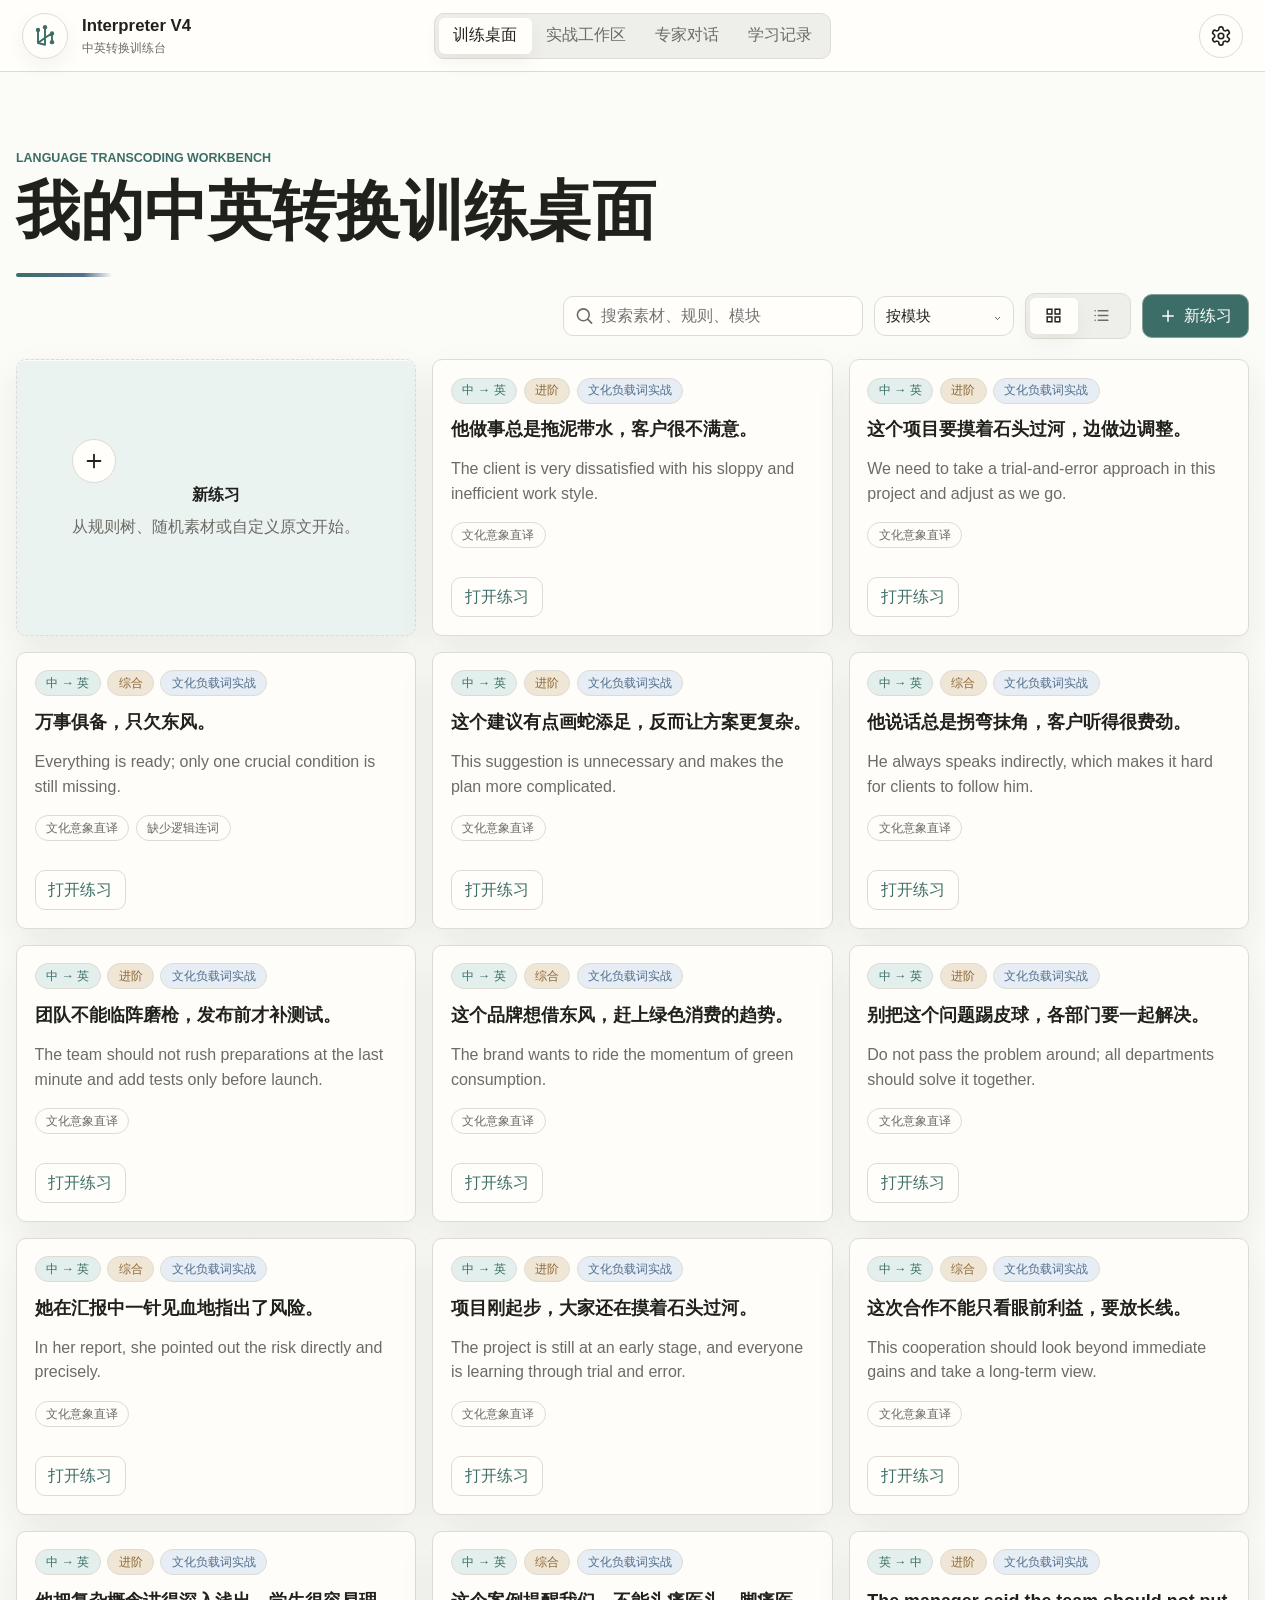
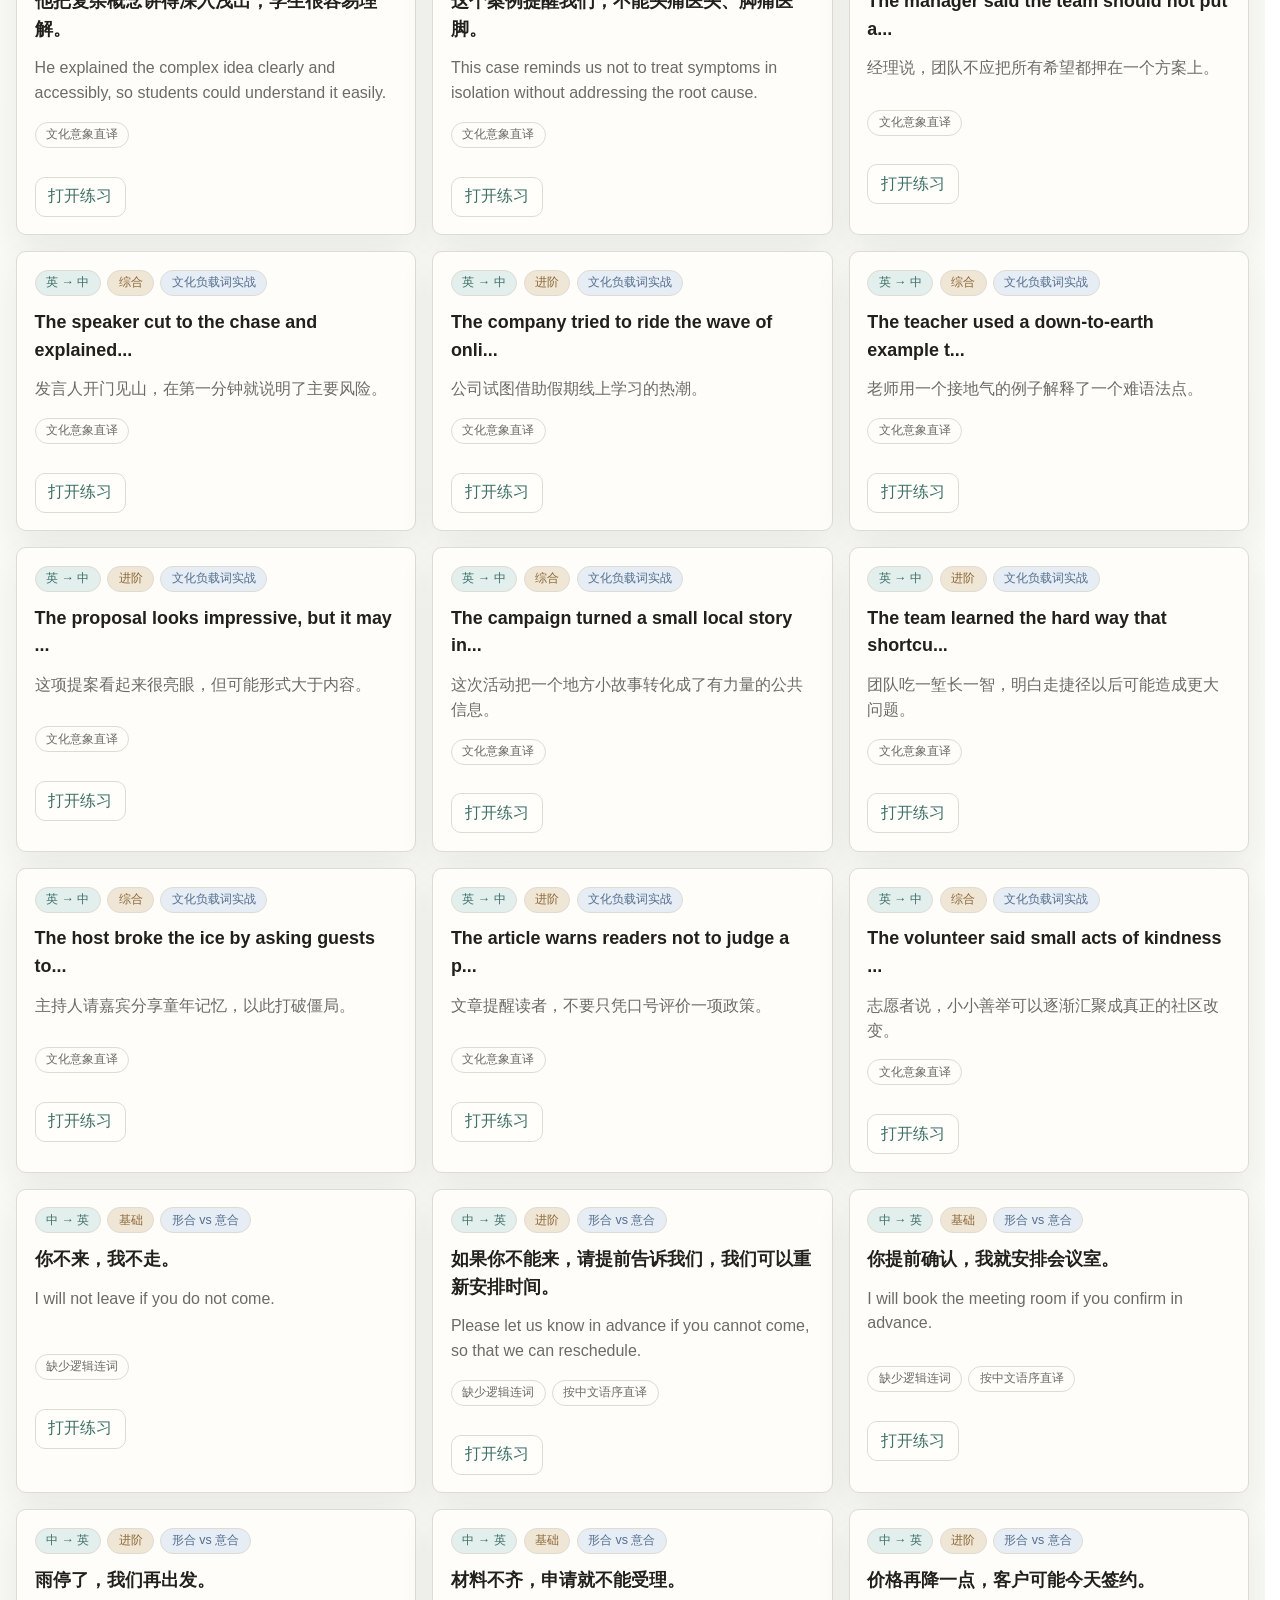
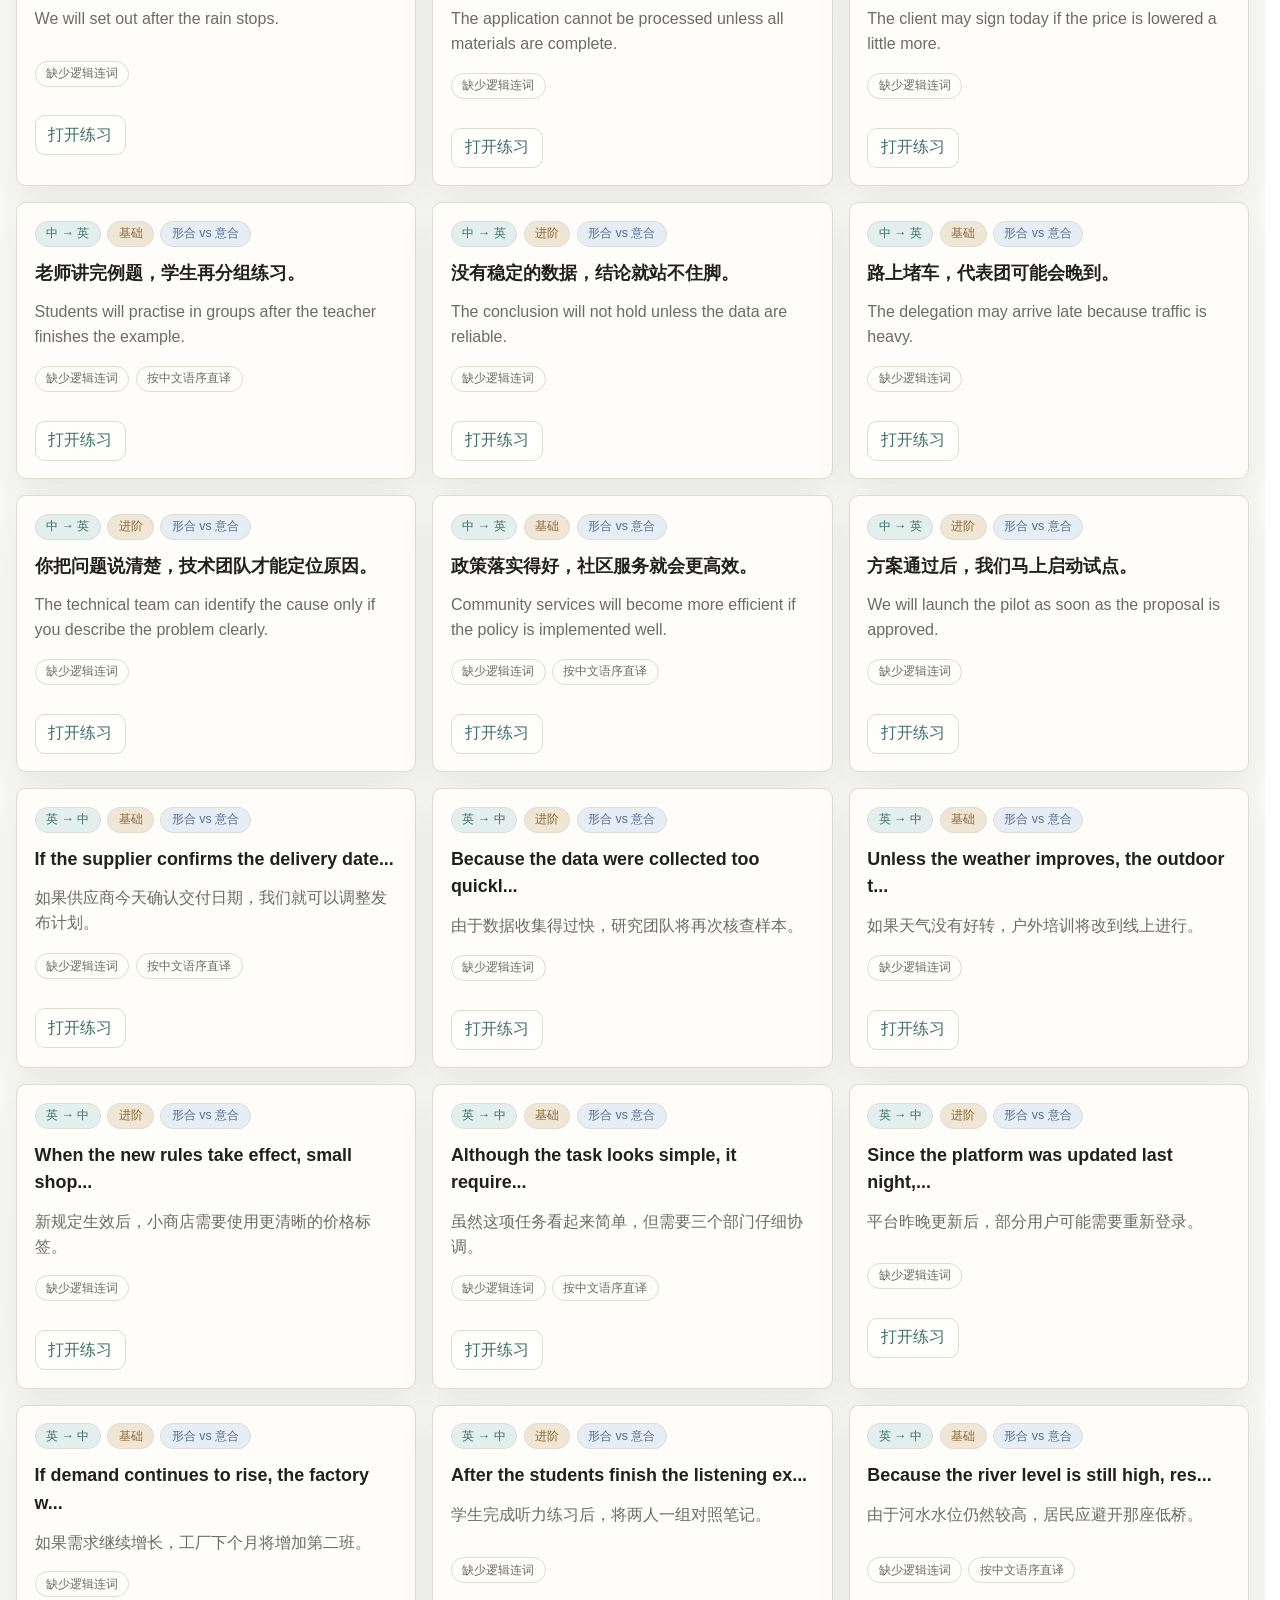
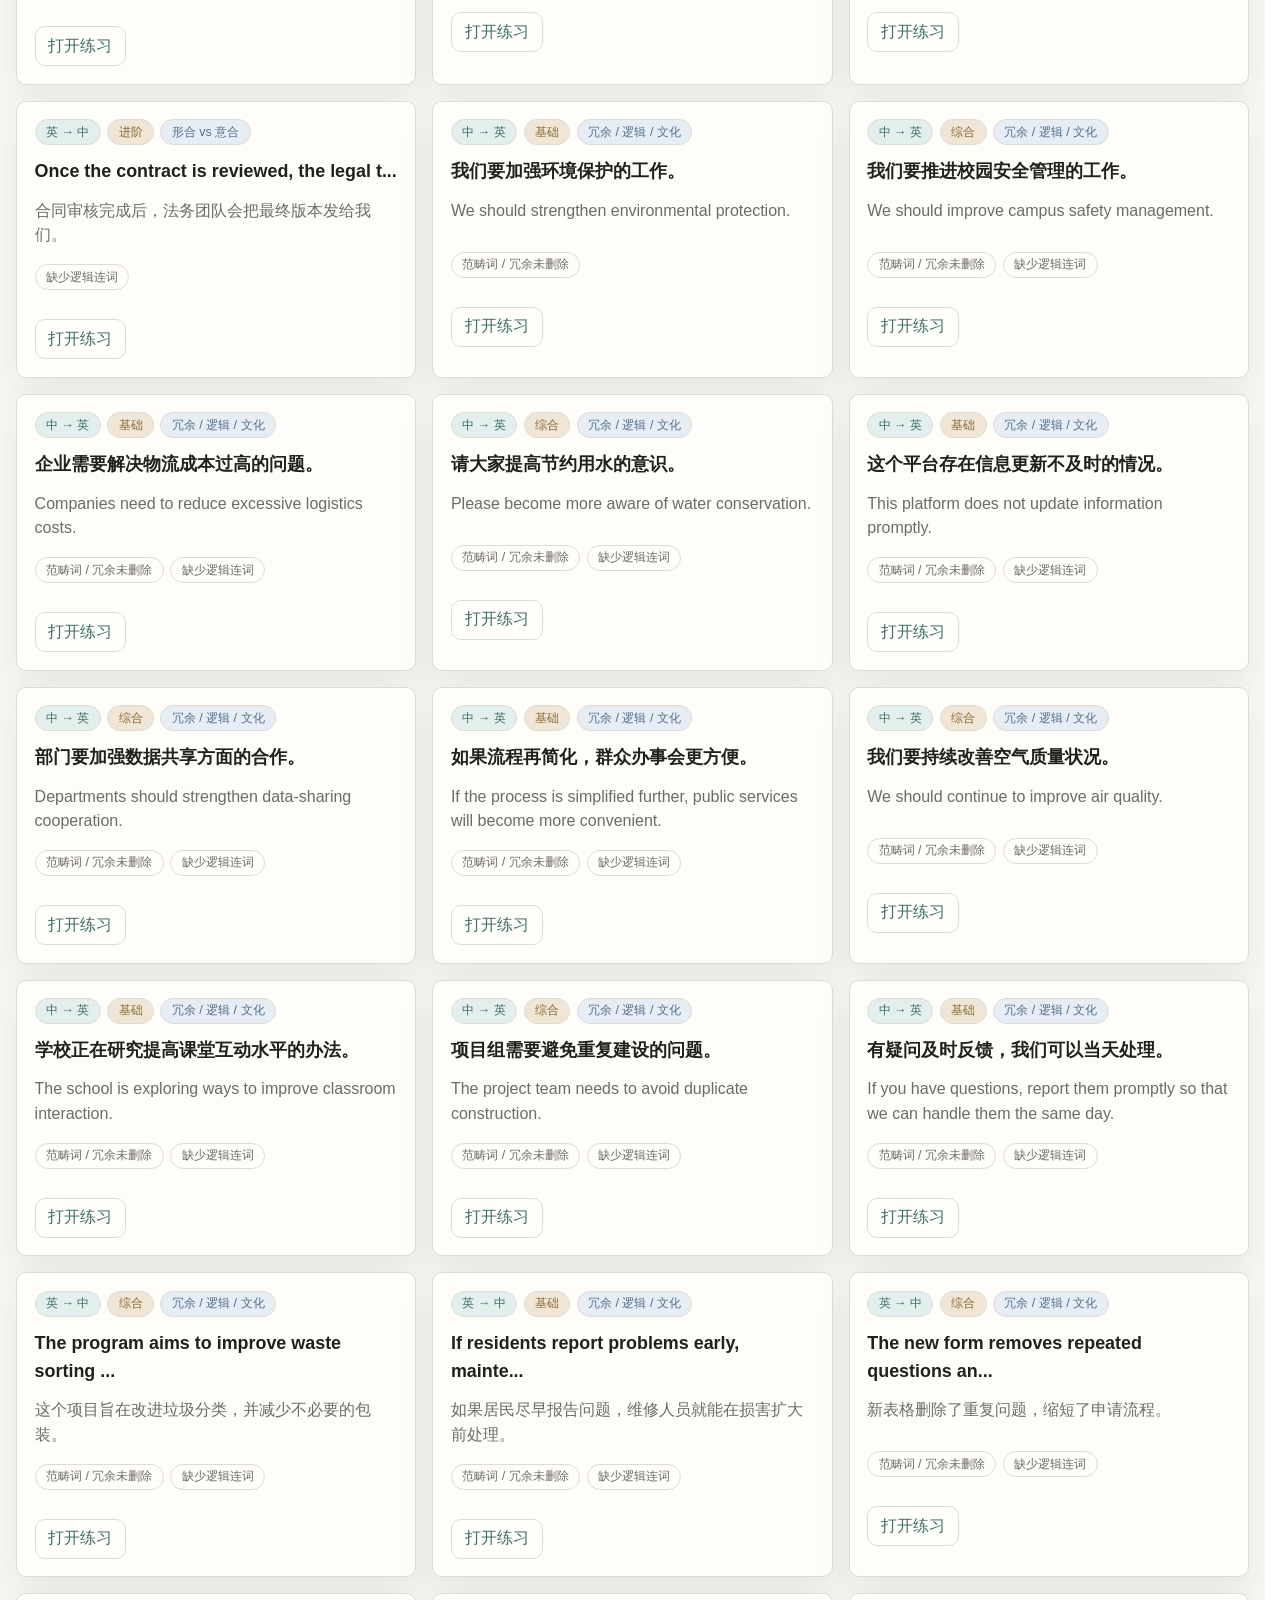
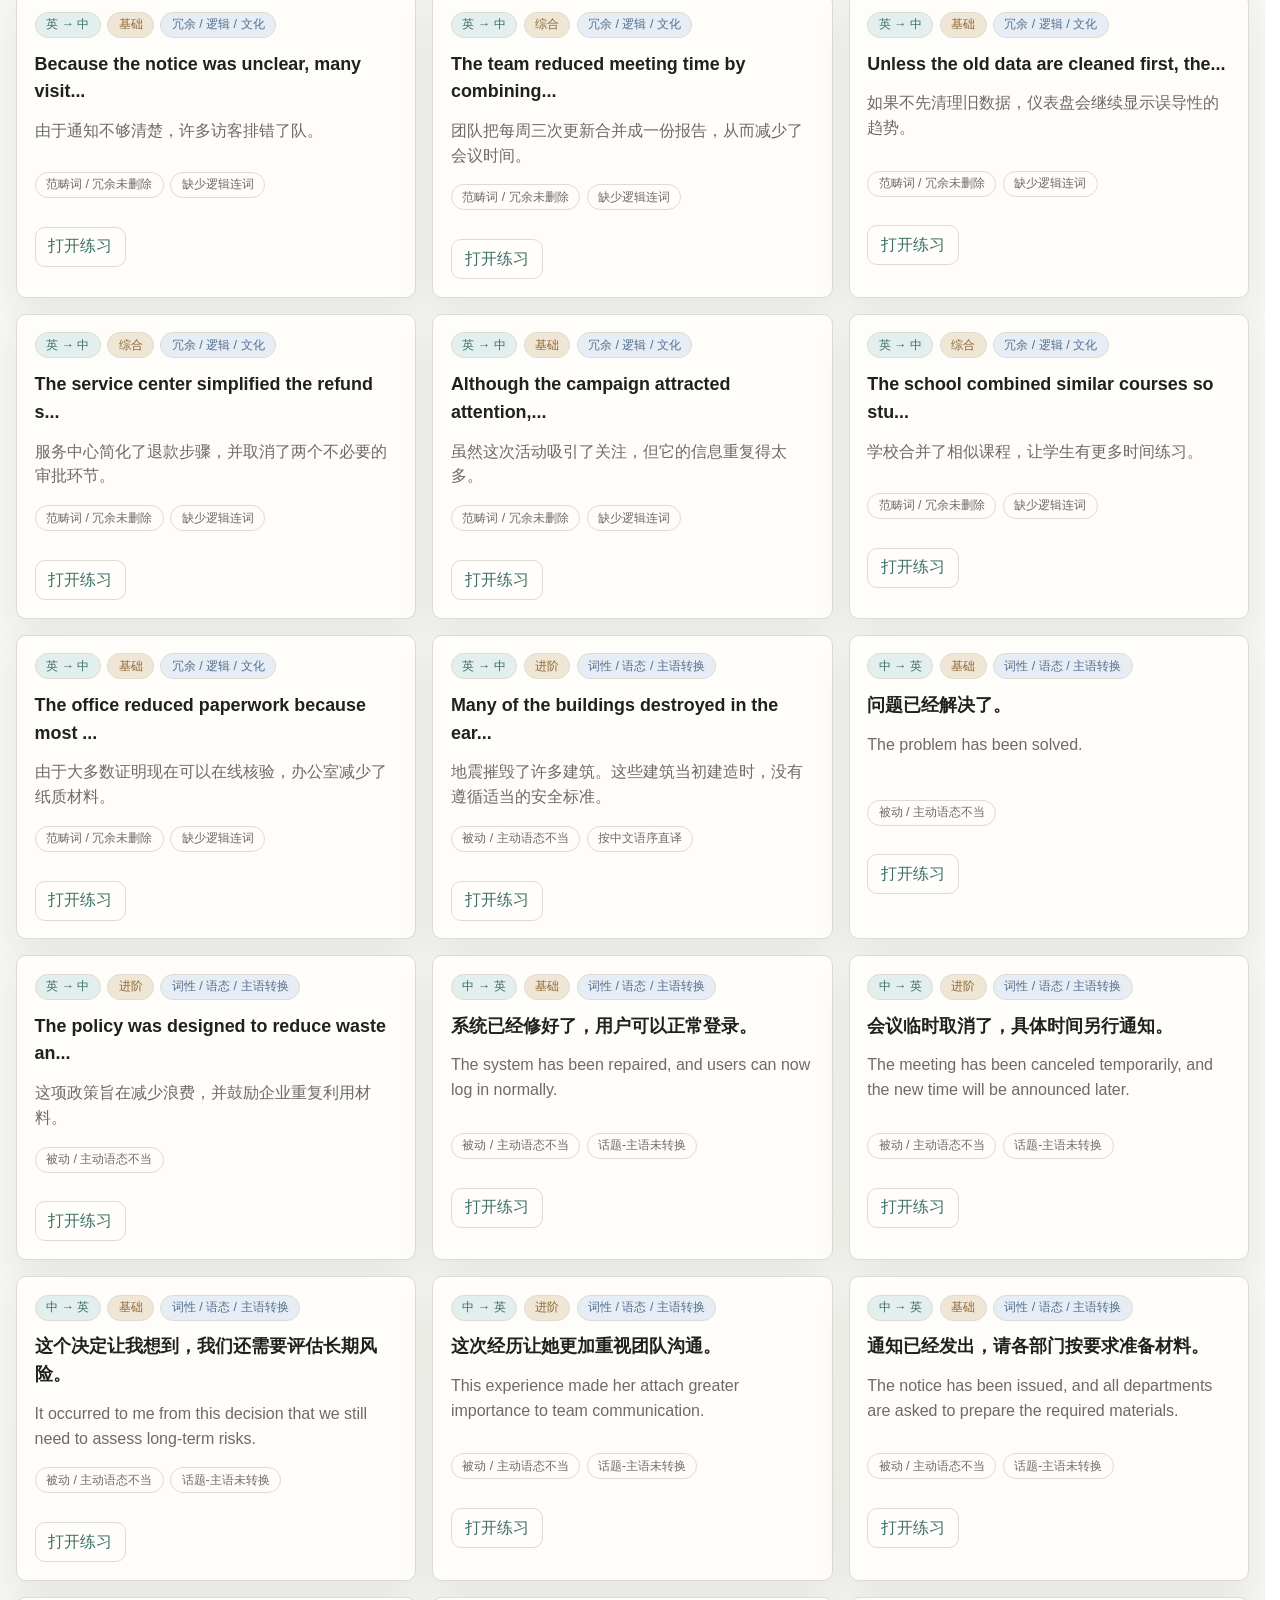
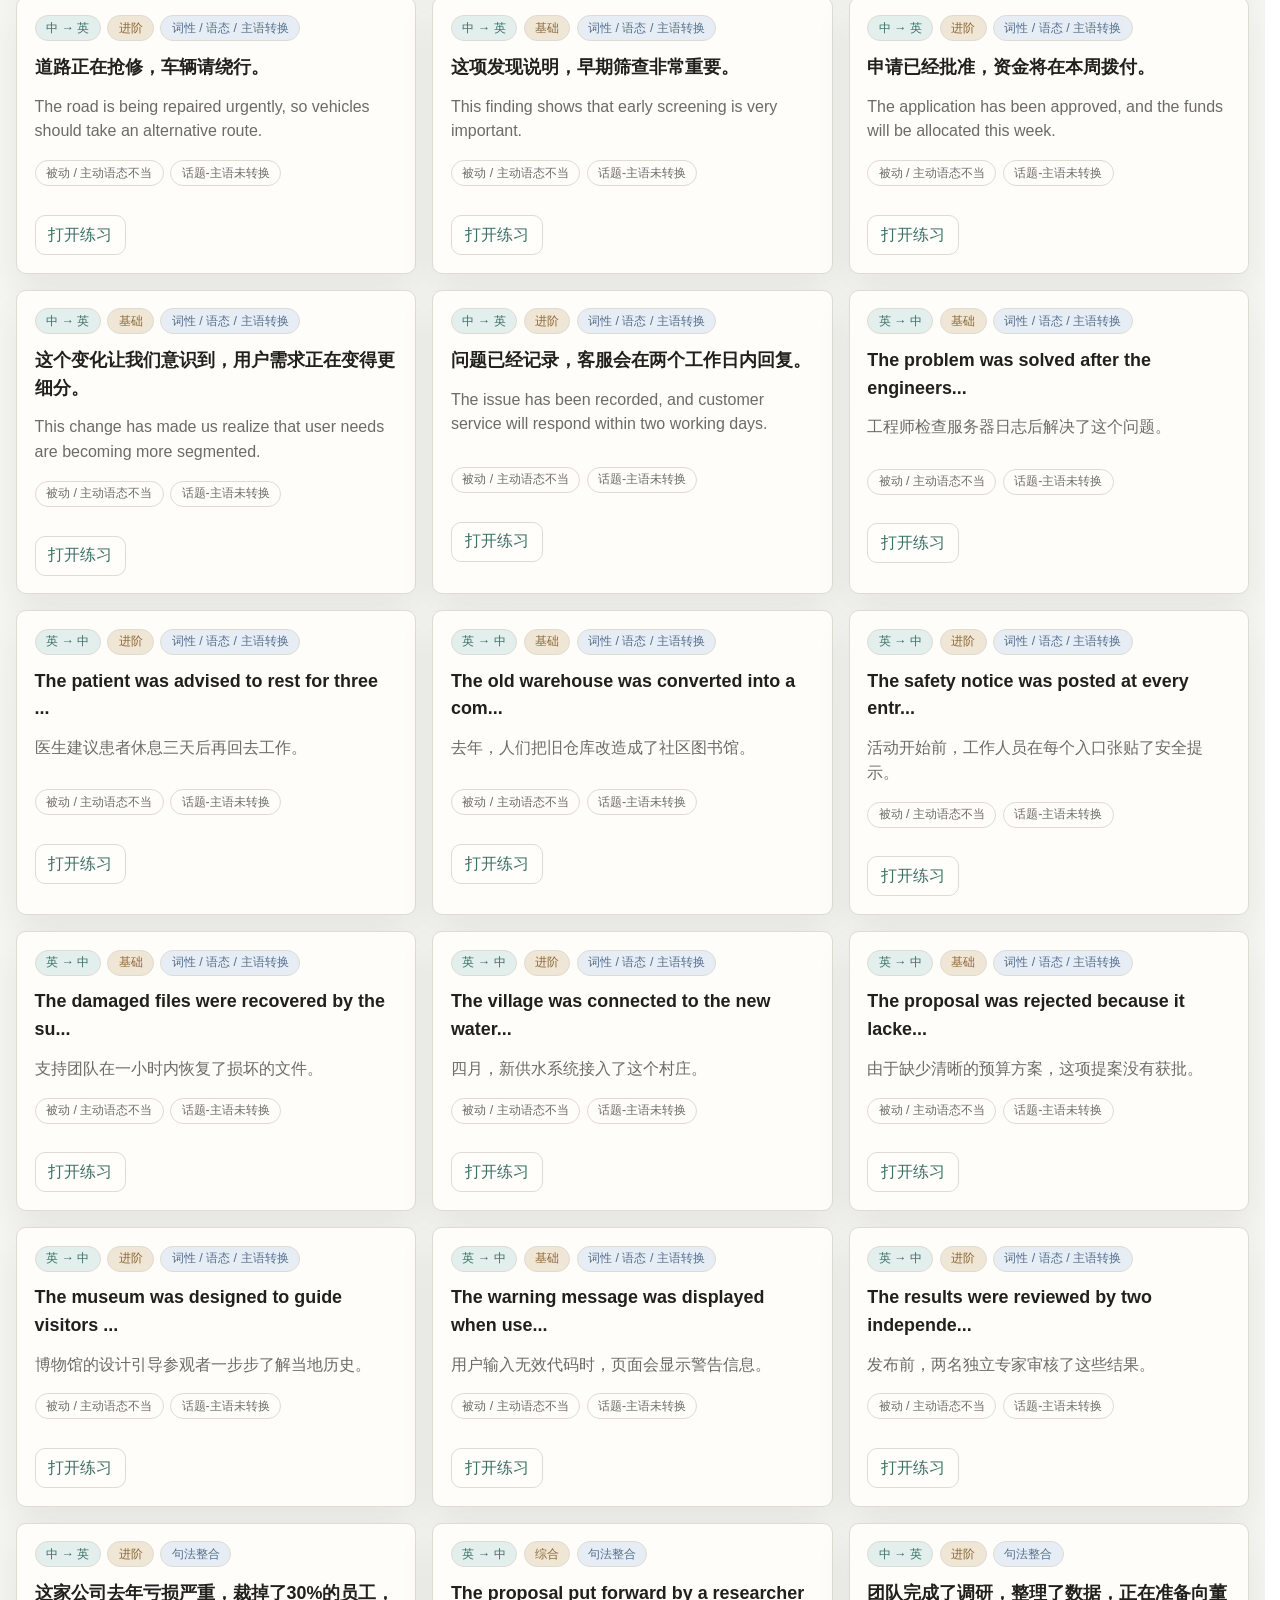
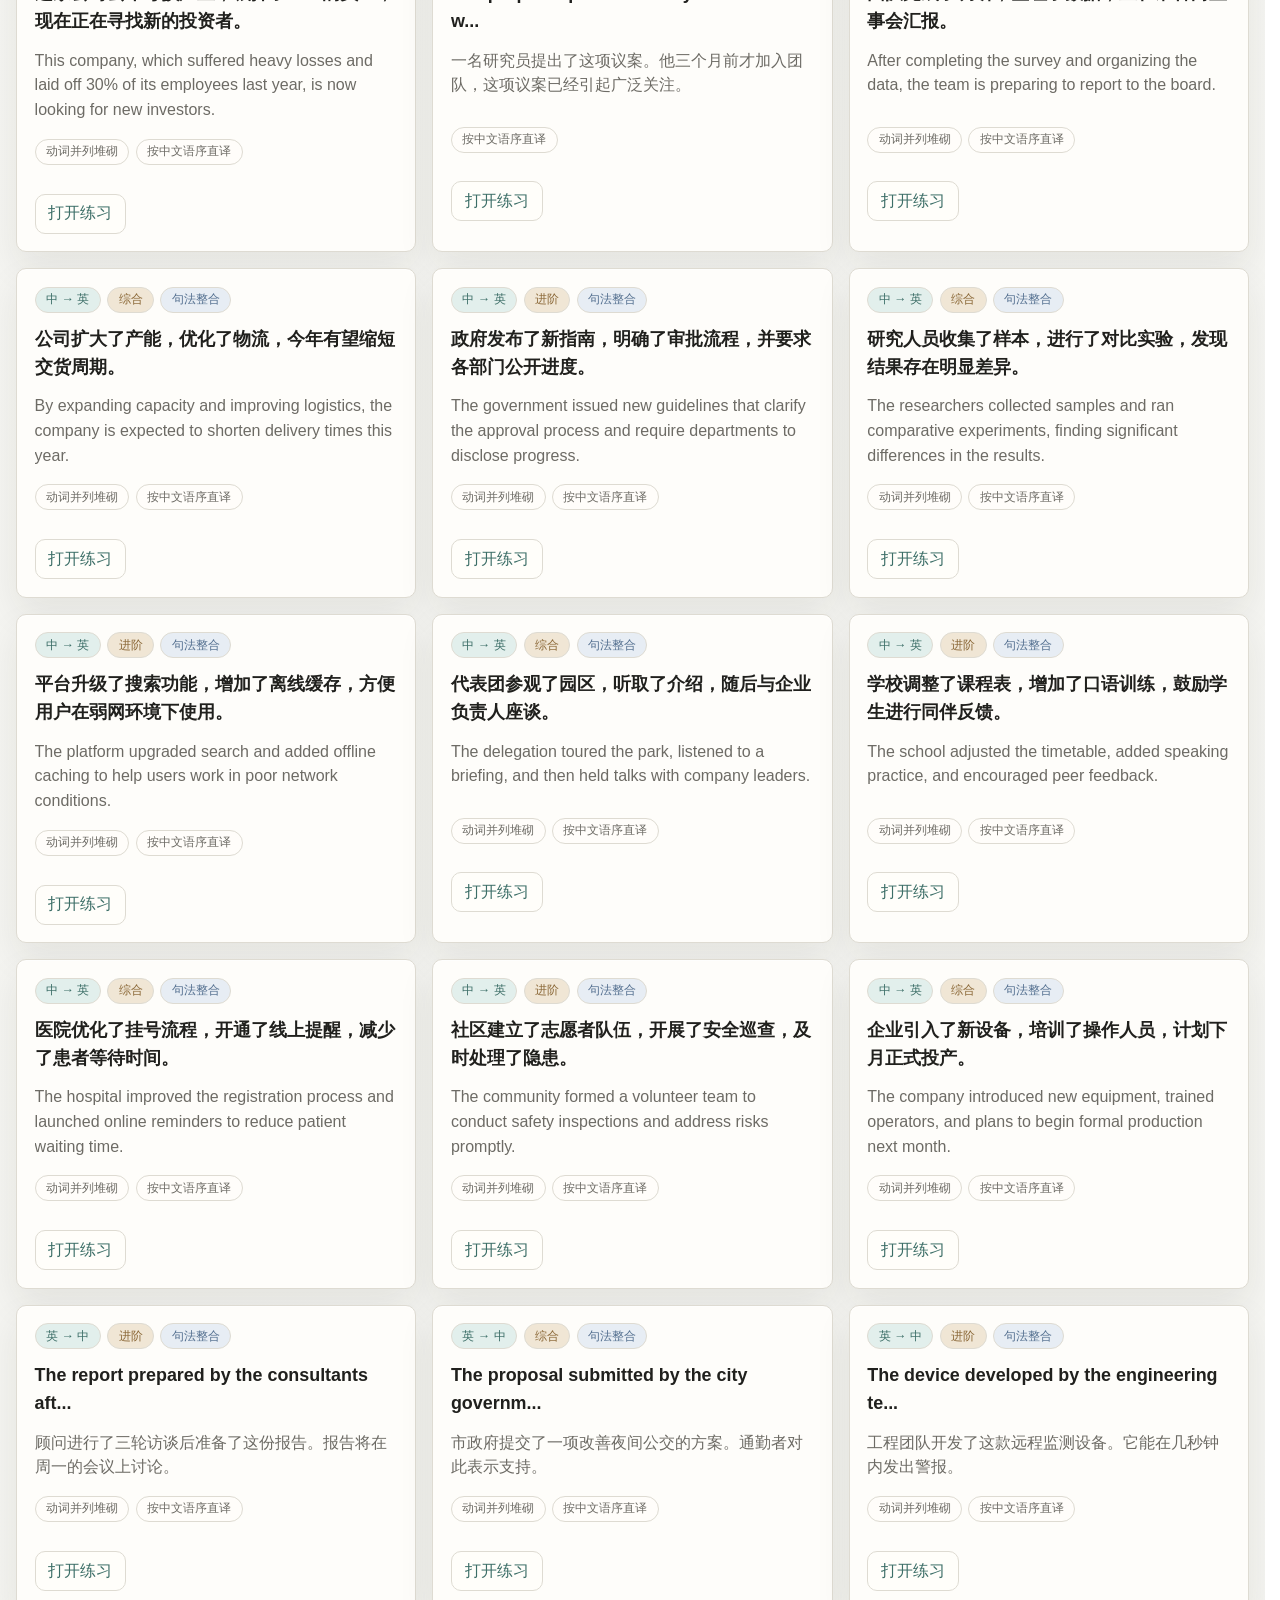
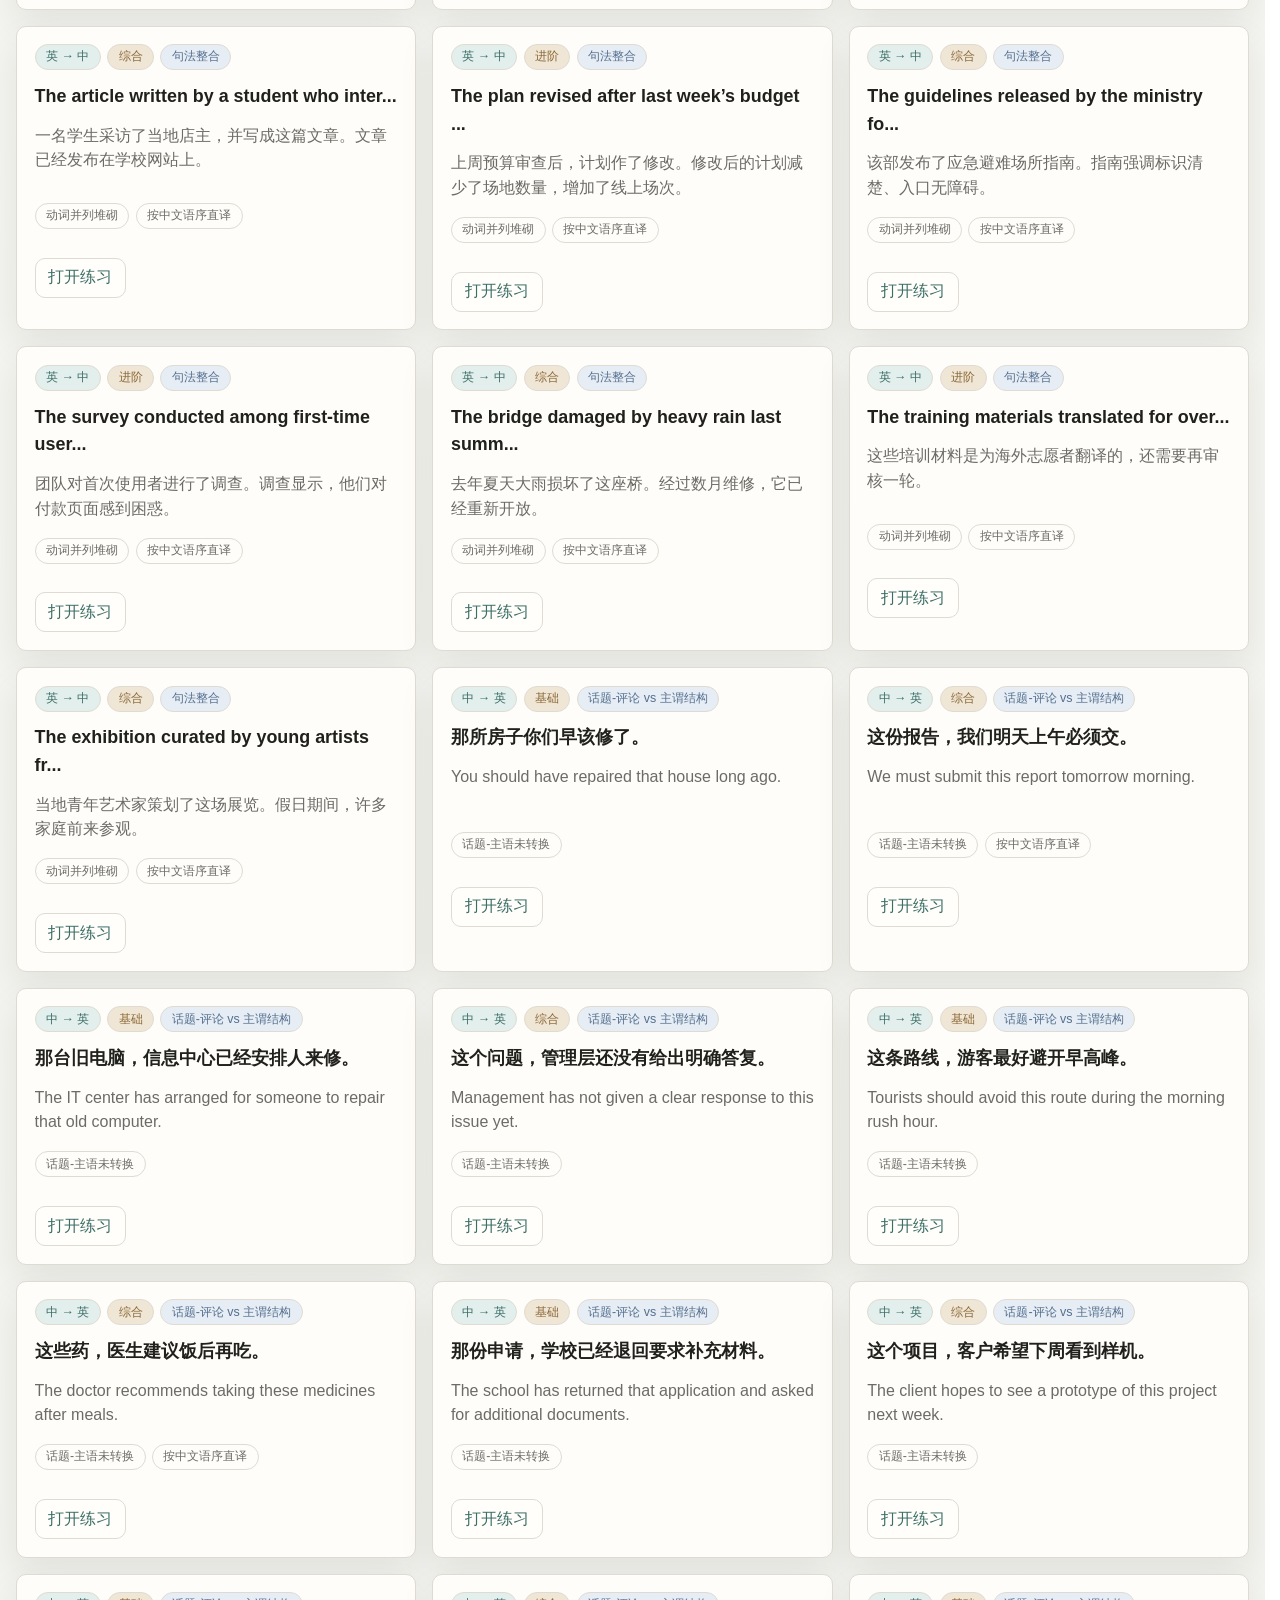
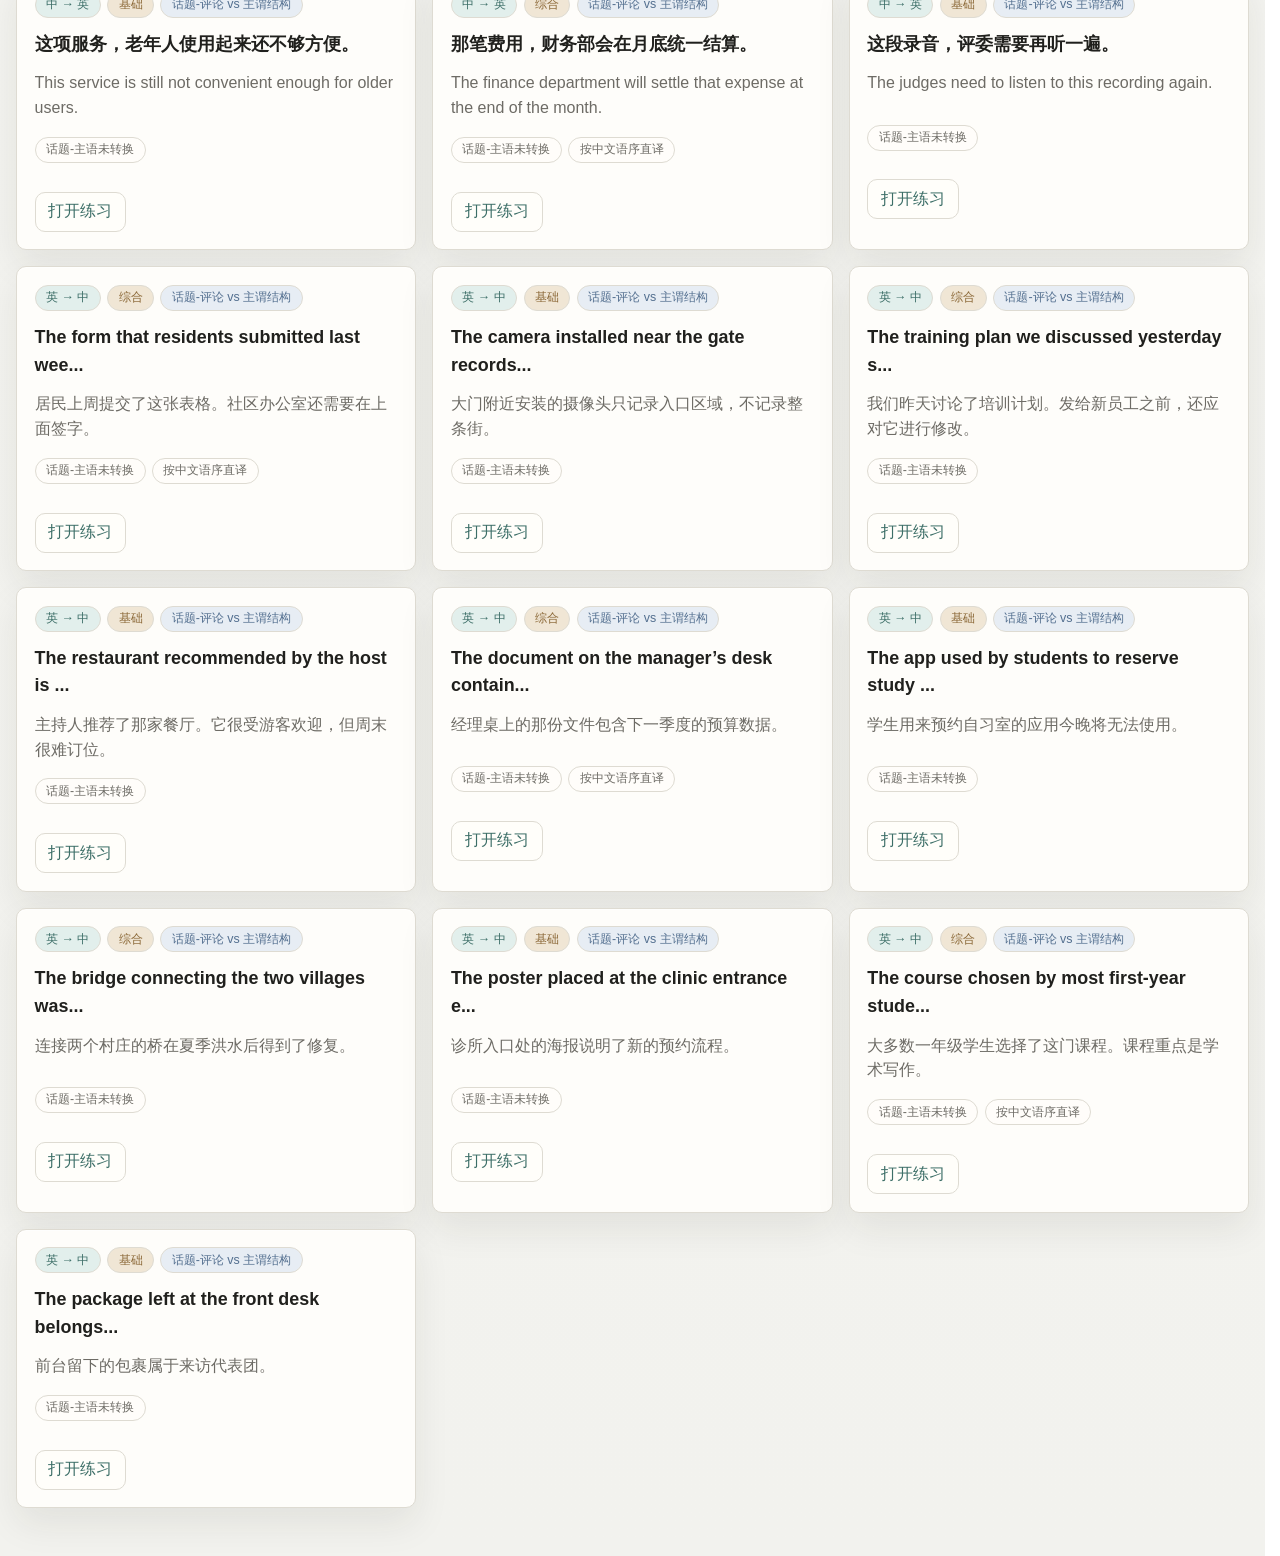
<file: interpreter_v4/index.html>
<!DOCTYPE html>
<html lang="zh-CN">
<head>
  <meta charset="UTF-8">
  <meta name="viewport" content="width=device-width, initial-scale=1.0">
  <title>Interpreter V4 - 中英转换训练台</title>
  <link rel="icon" href="data:image/svg+xml,%3Csvg xmlns='http://www.w3.org/2000/svg' viewBox='0 0 32 32'%3E%3Crect width='32' height='32' rx='16' fill='%23f7f5ee'/%3E%3Cpath d='M8 24V9m0 15 8-6m-8 6 8 2m0-8V6m0 12 8-5m-8 13v-8m8-5v10' fill='none' stroke='%2316776f' stroke-width='2.2' stroke-linecap='round' stroke-linejoin='round'/%3E%3Ccircle cx='8' cy='9' r='2.5' fill='%2316776f'/%3E%3Ccircle cx='16' cy='6' r='2.5' fill='%2316776f'/%3E%3Ccircle cx='24' cy='13' r='2.5' fill='%2316776f'/%3E%3Ccircle cx='24' cy='23' r='2.5' fill='%2316776f'/%3E%3C/svg%3E">
  <link rel="stylesheet" href="styles/main.css?v=20260612-draw-fix2">
</head>
<body>
  <div class="app" id="app">
    <header class="topbar">
      <div class="brand">
        <span class="brand-mark" aria-hidden="true">
          <svg viewBox="0 0 32 32" role="img">
            <path d="M8 24V9m0 15 8-6m-8 6 8 2m0-8V6m0 12 8-5m-8 13v-8m8-5v10" fill="none" stroke="currentColor" stroke-width="2.2" stroke-linecap="round" stroke-linejoin="round"/>
            <circle cx="8" cy="9" r="2.5" fill="currentColor"/>
            <circle cx="16" cy="6" r="2.5" fill="currentColor"/>
            <circle cx="24" cy="13" r="2.5" fill="currentColor"/>
            <circle cx="24" cy="23" r="2.5" fill="currentColor"/>
          </svg>
        </span>
        <span>
          <strong>Interpreter V4</strong>
          <small>中英转换训练台</small>
        </span>
      </div>

      <nav class="surface-tabs" aria-label="主界面">
        <button class="surface-tab active" data-surface="desk">训练桌面</button>
        <button class="surface-tab" data-surface="workspace">实战工作区</button>
        <button class="surface-tab" data-surface="expert">专家对话</button>
        <button class="surface-tab" data-surface="records">学习记录</button>
      </nav>

      <button class="icon-btn" id="settingsBtn" type="button" aria-label="API 与偏好设置" title="API 与偏好设置">
        <svg viewBox="0 0 24 24" aria-hidden="true">
          <path d="M12.22 2h-.44a2 2 0 0 0-2 2v.18a2 2 0 0 1-1 1.73l-.43.25a2 2 0 0 1-2 0l-.15-.08a2 2 0 0 0-2.73.73l-.22.38a2 2 0 0 0 .73 2.73l.15.1a2 2 0 0 1 1 1.72v.51a2 2 0 0 1-1 1.74l-.15.09a2 2 0 0 0-.73 2.73l.22.38a2 2 0 0 0 2.73.73l.15-.08a2 2 0 0 1 2 0l.43.25a2 2 0 0 1 1 1.73V20a2 2 0 0 0 2 2h.44a2 2 0 0 0 2-2v-.18a2 2 0 0 1 1-1.73l.43-.25a2 2 0 0 1 2 0l.15.08a2 2 0 0 0 2.73-.73l.22-.38a2 2 0 0 0-.73-2.73l-.15-.09a2 2 0 0 1-1-1.74v-.5a2 2 0 0 1 1-1.74l.15-.09a2 2 0 0 0 .73-2.73l-.22-.38a2 2 0 0 0-2.73-.73l-.15.08a2 2 0 0 1-2 0l-.43-.25a2 2 0 0 1-1-1.73V4a2 2 0 0 0-2-2Z" fill="none" stroke="currentColor" stroke-width="1.8" stroke-linecap="round" stroke-linejoin="round"/>
          <circle cx="12" cy="12" r="3" fill="none" stroke="currentColor" stroke-width="1.8"/>
        </svg>
      </button>
    </header>

    <main>
      <section class="surface active" id="surface-desk" aria-labelledby="deskTitle">
        <div class="desk-layout">
          <div class="desk-heading">
            <p class="eyebrow">Language Transcoding Workbench</p>
            <h1 id="deskTitle">我的中英转换训练桌面</h1>
            <div class="heading-rule" aria-hidden="true"></div>
          </div>

          <div class="desk-actions">
            <label class="search-field">
              <span class="sr-only">搜索训练素材或规则</span>
              <svg viewBox="0 0 24 24" aria-hidden="true">
                <path d="m21 21-4.35-4.35M10.5 18a7.5 7.5 0 1 1 0-15 7.5 7.5 0 0 1 0 15Z" fill="none" stroke="currentColor" stroke-width="2" stroke-linecap="round"/>
              </svg>
              <input id="deskSearch" type="search" placeholder="搜索素材、规则、模块">
            </label>
            <select id="deskSort" aria-label="排序">
              <option value="module">按模块</option>
              <option value="difficulty">按难度</option>
              <option value="direction">按方向</option>
            </select>
            <div class="segmented" role="group" aria-label="卡片视图">
              <button class="segment active" data-view="grid" type="button" aria-label="网格视图" title="网格视图">
                <svg viewBox="0 0 24 24" aria-hidden="true"><path d="M4 4h6v6H4V4Zm10 0h6v6h-6V4ZM4 14h6v6H4v-6Zm10 0h6v6h-6v-6Z" fill="none" stroke="currentColor" stroke-width="1.8"/></svg>
              </button>
              <button class="segment" data-view="list" type="button" aria-label="列表视图" title="列表视图">
                <svg viewBox="0 0 24 24" aria-hidden="true"><path d="M8 6h12M8 12h12M8 18h12M4 6h.01M4 12h.01M4 18h.01" fill="none" stroke="currentColor" stroke-width="2" stroke-linecap="round"/></svg>
              </button>
            </div>
            <button class="btn primary" id="quickStartBtn" type="button">
              <svg viewBox="0 0 24 24" aria-hidden="true"><path d="M12 5v14m-7-7h14" fill="none" stroke="currentColor" stroke-width="2" stroke-linecap="round"/></svg>
              新练习
            </button>
          </div>

          <div class="desk-grid" id="deskCards"></div>
        </div>
      </section>

      <section class="surface" id="surface-workspace" aria-labelledby="workspaceTitle">
        <div class="workspace-shell">
          <aside class="sidebar" aria-label="规则树">
            <div class="sidebar-head">
              <button class="ghost-link" id="backToDeskBtn" type="button">
                <svg viewBox="0 0 24 24" aria-hidden="true"><path d="m15 18-6-6 6-6" fill="none" stroke="currentColor" stroke-width="2" stroke-linecap="round" stroke-linejoin="round"/></svg>
                桌面
              </button>
              <strong>转换规则树</strong>
            </div>
            <div class="workspace-switch segmented wide" role="group" aria-label="工作区视图">
              <button class="segment active" data-workspace-view="practice" type="button">练习</button>
              <button class="segment" data-workspace-view="map" type="button">规则地图</button>
            </div>
            <div class="rule-tree" id="ruleTree"></div>
          </aside>

          <section class="workspace-main" aria-labelledby="workspaceTitle">
            <div class="workspace-toolbar">
              <div>
                <p class="eyebrow">Practice Workspace</p>
                <h2 id="workspaceTitle">当前训练</h2>
              </div>
              <div class="toolbar-actions">
                <button class="btn secondary" id="newMaterialBtn" type="button">抽题</button>
                <button class="btn secondary" id="translateSourceBtn" type="button">机器翻译</button>
                <button class="btn primary" id="analyzeBtn" type="button">诊断</button>
              </div>
            </div>

            <div class="workspace-view active" id="practiceView">
              <form class="practice-form" id="practiceForm">
                <div class="control-row">
                  <label>
                    <span>方向</span>
                    <select id="directionSelect">
                      <option value="auto" selected>自动检测</option>
                      <option value="zh-en">中 → 英</option>
                      <option value="en-zh">英 → 中</option>
                    </select>
                  </label>
                  <label>
                    <span>难度</span>
                    <select id="difficultySelect">
                      <option value="all">全部</option>
                      <option value="easy">基础</option>
                      <option value="medium">进阶</option>
                      <option value="hard">综合</option>
                    </select>
                  </label>
                  <label>
                    <span>模块</span>
                    <select id="moduleSelect">
                      <option value="all">全部模块</option>
                    </select>
                  </label>
                  <label>
                    <span>规则</span>
                    <select id="ruleSelect" data-native-only>
                      <option value="all">全部规则</option>
                    </select>
                    <div class="rule-selection-summary" id="selectedRuleSummary">全部规则</div>
                  </label>
                </div>

                <div class="text-grid">
                  <label class="field-block source-block">
                    <span>原文</span>
                    <textarea id="sourceText" rows="6" placeholder="输入或抽取原文"></textarea>
                  </label>
                  <label class="field-block">
                    <span>参考译文</span>
                    <textarea id="referenceText" rows="6" placeholder="抽题或机器翻译后生成参考译文"></textarea>
                  </label>
                </div>

                <label class="field-block">
                  <span>你的译文（可选）</span>
                  <textarea id="userTranslation" rows="7" placeholder="输入译文可做精确纠错；留空则进入原文直诊"></textarea>
                </label>

                <div class="voice-strip">
                  <button class="btn secondary" id="recordBtn" type="button">
                    <svg viewBox="0 0 24 24" aria-hidden="true"><path d="M12 14a4 4 0 0 0 4-4V6a4 4 0 0 0-8 0v4a4 4 0 0 0 4 4Zm7-4a7 7 0 0 1-14 0m7 7v4m-4 0h8" fill="none" stroke="currentColor" stroke-width="2" stroke-linecap="round"/></svg>
    开始录音
                  </button>
                  <button class="btn danger hidden" id="stopRecordBtn" type="button">停止</button>
                  <button class="btn secondary" id="speakReferenceBtn" type="button">朗读参考</button>
                  
                  <!-- ===== 新增音频导入功能 ===== -->
                  <input type="file" id="audioUploadInput" accept=".mp3,.wav,.m4a" hidden>
                  <button class="btn secondary" id="btnImportAudio" type="button">
                    📂 导入音频
                  </button>
                  
                  <!-- 离线收音转写按钮 -->
                  <button class="btn secondary" onclick="startOfflineAudioRecognition()" type="button">
                    🎙️ 离线转写
                  </button>
                  <!-- 一键清空音频+原文按钮 -->
                  <button class="btn secondary" onclick="clearAudioAndText()" type="button">
                    🗑️ 清空
                  </button>

  <span class="status-line" id="recordStatus"></span>
</div>

<!-- 音频播放控件，默认隐藏 -->
<audio id="audioPreviewPlayer" controls style="width: 100%; margin-top: 12px; display: none;">

            <div class="workspace-view" id="mapView">
              <div class="rule-map" id="ruleMap" aria-label="转换规则地图"></div>
            </div>
          </section>

          <aside class="feedback-panel" aria-label="诊断反馈">
            <div class="feedback-head">
              <p class="eyebrow">Diagnostic Feedback</p>
              <h2>反馈面板</h2>
            </div>
            <div id="feedbackContent" class="feedback-content empty-state">
              <p>完成一次诊断后，规则触发、思维对比、参考译文和迁移口诀会显示在这里。</p>
            </div>
            <button class="btn primary full" id="saveRecordBtn" type="button" disabled>保存本次训练</button>
          </aside>
        </div>
      </section>

      <section class="surface" id="surface-expert" aria-labelledby="expertTitle">
        <div class="expert-layout">
          <div class="expert-head">
            <div>
              <p class="eyebrow">Expert Conversation</p>
              <h1 id="expertTitle">中英转换专家对话</h1>
            </div>
            <div class="expert-actions">
              <button class="btn secondary" id="expertNewPromptBtn" type="button">按条件出题</button>
              <button class="btn secondary" id="expertClearBtn" type="button">清空对话</button>
            </div>
          </div>

          <div class="expert-shell">
            <section class="expert-chat" aria-label="专家对话记录">
              <div class="expert-messages" id="expertMessages"></div>
              <div class="expert-composer">
                <label class="field-block">
                  <span>发送给专家</span>
                  <textarea id="expertInput" rows="4" placeholder="直接输入原文，或说：我想练中→英、文化负载词、综合难度"></textarea>
                </label>
                <div class="expert-composer-actions">
                  <button class="btn secondary" id="expertSendBtn" type="button">发送</button>
                  <button class="btn primary" id="expertDiagnoseBtn" type="button">诊断译文</button>
                </div>
              </div>
            </section>

            <aside class="expert-controls" aria-label="专家训练控制">
              <div class="control-row expert-control-row">
                <label>
                  <span>方向</span>
                  <select id="expertDirection">
                    <option value="auto" selected>自动检测</option>
                    <option value="all">混合</option>
                    <option value="zh-en">中 → 英</option>
                    <option value="en-zh">英 → 中</option>
                  </select>
                </label>
                <label>
                  <span>难度</span>
                  <select id="expertDifficulty">
                    <option value="all">全部</option>
                    <option value="easy">基础</option>
                    <option value="medium">进阶</option>
                    <option value="hard">综合</option>
                  </select>
                </label>
                <label>
                  <span>模块</span>
                  <select id="expertModule">
                    <option value="all">全部模块</option>
                  </select>
                </label>
                <label>
                  <span>规则</span>
                  <select id="expertRule" data-native-only>
                    <option value="all">全部规则</option>
                  </select>
                </label>
              </div>
              <div class="expert-rule-picker" id="expertRulePicker" aria-label="专家规则多选"></div>

              <label class="field-block">
                <span>当前原文</span>
                <textarea id="expertSourceText" rows="5" placeholder="专家会把直接输入或抽题原文放在这里"></textarea>
              </label>
              <label class="field-block">
                <span>你的译文</span>
                <textarea id="expertUserTranslation" rows="6" placeholder="有原文后，在这里输入译文再诊断"></textarea>
              </label>
              <label class="field-block">
                <span>参考译文</span>
                <textarea id="expertReferenceText" rows="5" placeholder="诊断时自动生成或由抽题带入"></textarea>
              </label>
              <button class="btn primary full" id="expertSaveRecordBtn" type="button" disabled>保存专家对话训练</button>
            </aside>
          </div>
        </div>
      </section>

      <section class="surface" id="surface-records" aria-labelledby="recordsTitle">
        <div class="records-layout">
          <div class="records-head">
            <div>
              <p class="eyebrow">Learning Records</p>
              <h1 id="recordsTitle">学习记录</h1>
            </div>
            <div class="records-actions">
              <button class="btn secondary" id="exportCsvBtn" type="button">导出 CSV</button>
              <button class="btn danger" id="clearRecordsBtn" type="button">清空</button>
            </div>
          </div>
          <div class="record-filter-bar" aria-label="学习记录筛选">
            <label>
              <span>模块</span>
              <select id="recordModuleFilter">
                <option value="all">全部模块</option>
              </select>
            </label>
            <label>
              <span>规则</span>
              <select id="recordRuleFilter">
                <option value="all">全部规则</option>
              </select>
            </label>
            <button class="btn secondary" id="resetRecordFiltersBtn" type="button">重置筛选</button>
            <span class="status-line" id="recordFilterSummary"></span>
          </div>
          <div class="stats-grid" id="statsGrid"></div>
          <div class="records-insights">
            <section class="insight-card" aria-labelledby="trendTitle">
              <div class="insight-head">
                <h2 id="trendTitle">分数趋势</h2>
                <span class="tag teal" id="trendCount">0 次</span>
              </div>
              <div class="trend-chart" id="scoreTrend"></div>
            </section>
            <section class="insight-card" aria-labelledby="rulesTitle">
              <div class="insight-head">
                <h2 id="rulesTitle">规则频次</h2>
                <span class="tag amber" id="ruleCountSummary">0 类</span>
              </div>
              <div class="rule-frequency" id="ruleFrequency"></div>
            </section>
          </div>
          <div class="records-table-wrap">
            <table class="records-table">
              <thead>
                <tr>
                  <th>时间</th>
                  <th>方向</th>
                  <th>模块</th>
                  <th>入口</th>
                  <th>总分</th>
                  <th>触发规则</th>
                  <th>操作</th>
                </tr>
              </thead>
              <tbody id="recordsTable"></tbody>
            </table>
          </div>
        </div>
      </section>
    </main>

    <div class="modal-backdrop hidden" id="settingsModal" role="dialog" aria-modal="true" aria-labelledby="settingsTitle">
      <section class="modal-panel">
        <div class="modal-head">
          <h2 id="settingsTitle">API 与偏好设置</h2>
          <button class="icon-btn" id="closeSettingsBtn" type="button" aria-label="关闭设置" title="关闭设置">
            <svg viewBox="0 0 24 24" aria-hidden="true"><path d="m6 6 12 12M18 6 6 18" fill="none" stroke="currentColor" stroke-width="2" stroke-linecap="round"/></svg>
          </button>
        </div>
        <p class="modal-note">密钥只保存在当前浏览器的 localStorage 中。不开启 AI 增强时，本地规则诊断仍可完整运行。</p>
        <label class="check-row">
          <input id="aiEnabled" type="checkbox">
          <span>启用 AI 反馈增强</span>
        </label>
        <label>
          <span>AI Endpoint</span>
          <input id="aiEndpoint" type="url" placeholder="https://.../v1/chat/completions">
        </label>
        <label>
          <span>AI Model</span>
          <input id="aiModel" type="text" placeholder="model-name">
        </label>
        <label>
          <span>AI API Key</span>
          <input id="aiApiKey" type="password" placeholder="仅存储在本地浏览器">
        </label>
        <label>
          <span>DeepL API Key</span>
          <input id="deeplApiKey" type="password" placeholder="可选，用于机器翻译">
        </label>
        <label>
          <span>主题</span>
          <select id="themeSelect">
            <option value="light">纸面浅色</option>
            <option value="dark">墨色深色</option>
          </select>
        </label>
        <button class="btn primary full" id="saveSettingsBtn" type="button">保存设置</button>
      </section>
    </div>

    <div class="modal-backdrop hidden" id="recordModal" role="dialog" aria-modal="true" aria-labelledby="recordModalTitle">
      <section class="modal-panel wide-modal">
        <div class="modal-head">
          <h2 id="recordModalTitle">记录详情</h2>
          <button class="icon-btn" id="closeRecordBtn" type="button" aria-label="关闭记录详情" title="关闭记录详情">
            <svg viewBox="0 0 24 24" aria-hidden="true"><path d="m6 6 12 12M18 6 6 18" fill="none" stroke="currentColor" stroke-width="2" stroke-linecap="round"/></svg>
          </button>
        </div>
        <div id="recordDetail"></div>
      </section>
    </div>

    <div class="toast-stack" id="toastStack" aria-live="polite"></div>
  </div>

  <script type="module" src="js/main.js?v=20260612-draw-fix2"></script>
  <script src="./js/audio-importer.js" type="module"></script>
</body>
</html>
</file>
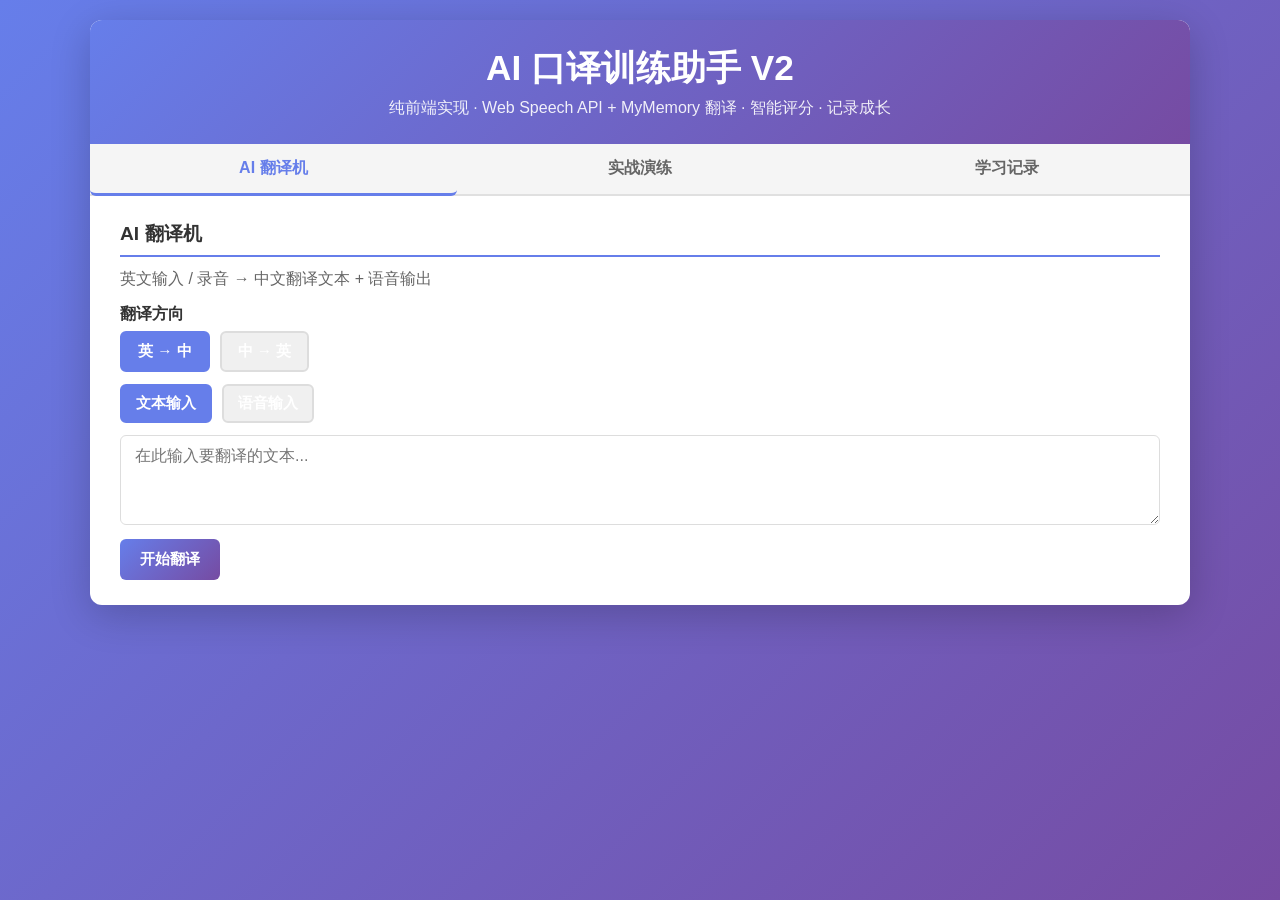
<file: integrated_ui.html>
<!DOCTYPE html>
<html lang="zh-CN">
<head>
    <meta charset="UTF-8">
    <meta name="viewport" content="width=device-width, initial-scale=1.0">
    <title>AI 口译训练助手 V2</title>
    <style>
        * { margin: 0; padding: 0; box-sizing: border-box; }
        body {
            font-family: 'Segoe UI', Tahoma, Geneva, Verdana, sans-serif;
            background: linear-gradient(135deg, #667eea 0%, #764ba2 100%);
            min-height: 100vh;
            padding: 20px;
        }
        .container {
            max-width: 1100px;
            margin: 0 auto;
            background: white;
            border-radius: 12px;
            box-shadow: 0 10px 40px rgba(0,0,0,0.2);
            overflow: hidden;
        }
        .header {
            background: linear-gradient(135deg, #667eea 0%, #764ba2 100%);
            color: white;
            padding: 25px 30px;
            text-align: center;
        }
        .header h1 { font-size: 2.2em; margin-bottom: 6px; }
        .header p { font-size: 1em; opacity: 0.9; }

        .tabs {
            display: flex;
            border-bottom: 2px solid #e0e0e0;
            background: #f5f5f5;
        }
        .tab-btn {
            flex: 1;
            padding: 14px 20px;
            border: none;
            background: none;
            cursor: pointer;
            font-size: 1em;
            font-weight: 600;
            color: #666;
            border-bottom: 3px solid transparent;
            margin-bottom: -2px;
            transition: all 0.3s;
        }
        .tab-btn:hover { color: #667eea; }
        .tab-btn.active { color: #667eea; border-bottom-color: #667eea; }

        .content { padding: 25px 30px; }
        .tab-panel { display: none; }
        .tab-panel.active { display: block; animation: fadeIn 0.3s; }
        @keyframes fadeIn { from { opacity: 0; } to { opacity: 1; } }

        .section { margin-bottom: 22px; }
        .section-title {
            font-size: 1.2em;
            font-weight: 700;
            color: #333;
            margin-bottom: 12px;
            padding-bottom: 8px;
            border-bottom: 2px solid #667eea;
        }

        label { display: block; margin-bottom: 6px; font-weight: 600; color: #333; }
        textarea {
            width: 100%;
            padding: 10px 14px;
            border: 1px solid #ddd;
            border-radius: 6px;
            font-size: 1em;
            font-family: inherit;
            resize: vertical;
            min-height: 90px;
            transition: border-color 0.3s;
        }
        textarea:focus { outline: none; border-color: #667eea; box-shadow: 0 0 0 3px rgba(102,126,234,0.1); }
        select {
            width: 100%;
            padding: 10px 14px;
            border: 1px solid #ddd;
            border-radius: 6px;
            font-size: 1em;
            font-family: inherit;
            background: white;
        }

        button {
            padding: 10px 20px;
            background: linear-gradient(135deg, #667eea 0%, #764ba2 100%);
            color: white;
            border: none;
            border-radius: 6px;
            font-size: 0.95em;
            font-weight: 600;
            cursor: pointer;
            transition: transform 0.2s, box-shadow 0.2s;
        }
        button:hover { transform: translateY(-2px); box-shadow: 0 5px 15px rgba(102,126,234,0.4); }
        button:active { transform: translateY(0); }
        button:disabled { opacity: 0.5; cursor: not-allowed; }
        button:disabled:hover { transform: none; box-shadow: none; }

        .btn-group { display: flex; gap: 10px; flex-wrap: wrap; }
        .btn-secondary { background: #e0e0e0; color: #333; }
        .btn-secondary:hover { box-shadow: 0 3px 10px rgba(0,0,0,0.1); }
        .btn-danger { background: #dc3545; color: white; }
        .btn-success { background: #28a745; color: white; }

        .direction-selector { display: flex; gap: 10px; margin-bottom: 12px; }
        .dir-btn {
            padding: 8px 16px;
            background: #f0f0f0;
            border: 2px solid #ddd;
            border-radius: 6px;
            cursor: pointer;
            font-weight: 600;
            transition: all 0.3s;
        }
        .dir-btn.active { background: #667eea; color: white; border-color: #667eea; }

        .mode-tabs { display: flex; gap: 10px; margin-bottom: 12px; }
        .mode-btn {
            padding: 7px 14px;
            background: #f0f0f0;
            border: 2px solid #ddd;
            border-radius: 6px;
            cursor: pointer;
            transition: all 0.3s;
        }
        .mode-btn.active { background: #667eea; color: white; border-color: #667eea; }

        .input-mode { display: none; }
        .input-mode.active { display: block; }

        .result-card {
            background: #f8f9fa;
            border-left: 4px solid #667eea;
            padding: 15px;
            border-radius: 6px;
            margin-top: 15px;
        }
        .result-card.success { background: #d4edda; border-left-color: #28a745; }
        .result-card.error { background: #f8d7da; border-left-color: #dc3545; }

        .output-label { font-weight: 600; color: #666; margin-bottom: 6px; }
        .output-text { color: #333; line-height: 1.6; word-break: break-word; }

        .score-grid {
            display: grid;
            grid-template-columns: repeat(auto-fit, minmax(120px, 1fr));
            gap: 12px;
            margin-top: 12px;
        }
        .score-item {
            background: white;
            padding: 16px;
            border-radius: 6px;
            text-align: center;
            border: 2px solid #ddd;
        }
        .score-num { font-size: 2.2em; font-weight: 700; color: #667eea; }
        .score-label { font-size: 0.85em; color: #666; font-weight: 600; }

        .stats-row {
            display: grid;
            grid-template-columns: repeat(auto-fit, minmax(130px, 1fr));
            gap: 12px;
            margin-bottom: 18px;
        }
        .stat-card {
            background: linear-gradient(135deg, #667eea 0%, #764ba2 100%);
            color: white;
            padding: 18px;
            border-radius: 6px;
            text-align: center;
        }
        .stat-num { font-size: 1.8em; font-weight: 700; }
        .stat-label { font-size: 0.85em; opacity: 0.9; }

        table { width: 100%; border-collapse: collapse; background: white; }
        th { background: #667eea; color: white; padding: 10px 12px; text-align: left; font-weight: 600; }
        td { padding: 10px 12px; border-bottom: 1px solid #ddd; }
        tr:hover { background: #f5f5f5; }
        .table-wrap { overflow-x: auto; }

        .status-msg {
            padding: 10px 14px;
            border-radius: 6px;
            margin-bottom: 12px;
            display: none;
            font-weight: 500;
        }
        .status-msg.show { display: block; }
        .status-msg.success { background: #d4edda; color: #155724; border: 1px solid #c3e6cb; }
        .status-msg.error { background: #f8d7da; color: #721c24; border: 1px solid #f5c6cb; }
        .status-msg.info { background: #d1ecf1; color: #0c5460; border: 1px solid #bee5eb; }

        .timer { font-size: 1.3em; color: #dc3545; font-weight: 700; margin: 8px 0; }
        .material-box { background: #f8f9fa; border-left: 4px solid #667eea; padding: 12px 15px; border-radius: 6px; }
        .ref-box { background: #e8eaf6; padding: 12px 15px; border-radius: 6px; border-left: 4px solid #667eea; }

        .feedback-box {
            background: #fff3cd;
            border-left: 4px solid #ffc107;
            padding: 12px 15px;
            margin-top: 12px;
            border-radius: 6px;
            color: #856404;
        }

        .modal {
            display: none;
            position: fixed;
            z-index: 1000;
            left: 0; top: 0;
            width: 100%; height: 100%;
            background: rgba(0,0,0,0.5);
        }
        .modal.show { display: block; }
        .modal-content {
            background: white;
            margin: 8% auto;
            padding: 25px;
            border-radius: 10px;
            width: 90%;
            max-width: 580px;
            max-height: 80vh;
            overflow-y: auto;
        }
        .close-btn { color: #aaa; font-size: 26px; font-weight: bold; cursor: pointer; float: right; }
        .close-btn:hover { color: #000; }

        audio { width: 100%; margin-top: 8px; }

        @media (max-width: 768px) {
            .content { padding: 15px; }
            .tabs { flex-direction: column; }
            .tab-btn { border-bottom: none; border-left: 3px solid transparent; }
            .tab-btn.active { border-bottom: none; border-left-color: #667eea; }
        }
    </style>
</head>
<body>
    <div class="container">
        <div class="header">
            <h1>AI 口译训练助手 V2</h1>
            <p>纯前端实现 · Web Speech API + MyMemory 翻译 · 智能评分 · 记录成长</p>
        </div>

        <div class="tabs">
            <button class="tab-btn active" data-tab="translator" onclick="switchTab('translator')">AI 翻译机</button>
            <button class="tab-btn" data-tab="practice" onclick="switchTab('practice')">实战演练</button>
            <button class="tab-btn" data-tab="records" onclick="switchTab('records')">学习记录</button>
        </div>

        <div class="content">
            <!-- ====== 标签页 1: AI 翻译机 ====== -->
            <div id="translator" class="tab-panel active">
                <div class="section-title">AI 翻译机</div>
                <p style="color:#666; margin-bottom:14px;">英文输入 / 录音 → 中文翻译文本 + 语音输出</p>

                <div class="form-group">
                    <label>翻译方向</label>
                    <div class="direction-selector">
                        <button class="dir-btn active" data-dir="en2zh" onclick="setDirection('en2zh')">英 → 中</button>
                        <button class="dir-btn" data-dir="zh2en" onclick="setDirection('zh2en')">中 → 英</button>
                    </div>
                </div>

                <div class="form-group">
                    <div class="mode-tabs">
                        <button class="mode-btn active" data-mode="text" onclick="switchInputMode('text')">文本输入</button>
                        <button class="mode-btn" data-mode="voice" onclick="switchInputMode('voice')">语音输入</button>
                    </div>
                </div>

                <div id="textMode" class="input-mode active">
                    <textarea id="sourceText" placeholder="在此输入要翻译的文本..."></textarea>
                    <button onclick="translateText()" style="margin-top:10px;">开始翻译</button>
                </div>

                <div id="voiceMode" class="input-mode">
                    <div class="btn-group">
                        <button id="recordBtn" onclick="startRecording()">开始录音</button>
                        <button id="stopRecordBtn" onclick="stopRecording()" disabled class="btn-danger">停止录音</button>
                        <button onclick="clearRecording()" class="btn-secondary">清除</button>
                    </div>
                    <div class="timer" id="recordTimer">00:00</div>
                    <div id="recordInfo" style="padding:8px; background:#f0f0f0; border-radius:6px; font-size:0.9em;"></div>
                    <button onclick="recognizeRecording()" style="margin-top:10px;">识别语音</button>
                </div>

                <div id="translatorStatus" class="status-msg"></div>
                <div id="recognitionResult" style="display:none; margin-top:12px;">
                    <div class="result-card">
                        <div class="output-label">识别结果</div>
                        <div class="output-text" id="recognitionText"></div>
                        <button onclick="translateRecognition()" style="margin-top:8px;">翻译此文本</button>
                    </div>
                </div>
                <div id="translationResult"></div>
            </div>

            <!-- ====== 标签页 2: 实战演练 ====== -->
            <div id="practice" class="tab-panel">
                <div class="section-title">实战演练 - 用户翻译评分模式</div>
                <p style="color:#666; margin-bottom:14px;">选择材料 → 查看英文原文 → 用户录制中文翻译 → 自动评分（发音3 + 流畅3 + 准确3）</p>

                <div class="form-group">
                    <label>选择练习难度</label>
                    <select id="difficulty" onchange="loadMaterial()">
                        <option value="">-- 请选择 --</option>
                        <option value="easy">简单 - 日常对话</option>
                        <option value="medium">中等 - 商务/科技</option>
                        <option value="hard">困难 - 学术/演讲</option>
                    </select>
                </div>

                <div class="material-box">
                    <div class="output-label">英文原文</div>
                    <div class="output-text" id="englishSource">请先选择练习材料</div>
                </div>

                <div class="ref-box" id="refBox" style="display:none;">
                    <div class="output-label">参考翻译（提交评分后可查看）</div>
                    <div class="output-text" id="referenceText"></div>
                </div>

                <div class="form-group" style="margin-top:14px;">
                    <label>用中文录制你的翻译（录音 + 实时识别同步进行）</label>
                    <div class="btn-group">
                        <button id="practiceRecordBtn" onclick="startPracticeRecord()">开始录音并识别</button>
                        <button id="practiceStopBtn" onclick="stopPracticeRecord()" disabled class="btn-danger">停止</button>
                        <button onclick="clearPracticeRecord()" class="btn-secondary">清除</button>
                    </div>
                    <div class="timer" id="practiceTimer">00:00</div>
                    <div id="practiceRecordInfo" style="padding:8px; background:#f0f0f0; border-radius:6px; font-size:0.9em;"></div>
                    <div id="practiceLiveText" style="padding:8px; background:#e8f5e9; border-radius:6px; font-size:0.9em; margin-top:8px; display:none;">
                        <span style="color:#666;">实时识别中：</span><span id="practiceLiveInterim" style="color:#999; font-style:italic;"></span>
                    </div>
                </div>

                <div id="practiceRecognition" style="display:none; margin-top:12px;">
                    <div class="result-card success">
                        <div class="output-label">你的翻译（识别结果）</div>
                        <div class="output-text" id="practiceRecognitionText"></div>
                    </div>
                </div>

                <div class="form-group" style="margin-top:12px;">
                    <label>手动修正翻译文本</label>
                    <textarea id="userTranslationInput" placeholder="识别结果已自动填入，你可以在此修正..."></textarea>
                </div>

                <button onclick="submitScoring()" class="btn-success" style="margin-top:8px;">提交评分</button>

                <div id="scoringResult"></div>
                <div id="feedbackBox" class="feedback-box" style="display:none;">
                    <div class="output-label">改进建议</div>
                    <div id="feedbackContent"></div>
                </div>

                <button onclick="saveRecord()" id="saveRecordBtn" class="btn-secondary" style="display:none; margin-top:8px;">保存记录</button>
            </div>

            <!-- ====== 标签页 3: 学习记录 ====== -->
            <div id="records" class="tab-panel">
                <div class="section-title">学习记录</div>

                <div class="stats-row">
                    <div class="stat-card">
                        <div class="stat-num" id="totalCount">0</div>
                        <div class="stat-label">练习次数</div>
                    </div>
                    <div class="stat-card">
                        <div class="stat-num" id="avgScore">0.0</div>
                        <div class="stat-label">平均得分</div>
                    </div>
                    <div class="stat-card">
                        <div class="stat-num" id="maxScore">0.0</div>
                        <div class="stat-label">最高得分</div>
                    </div>
                </div>

                <div class="btn-group" style="margin-bottom:14px;">
                    <button onclick="loadRecords()" class="btn-secondary">刷新记录</button>
                    <button onclick="exportCSV()" class="btn-secondary">导出 CSV</button>
                    <button onclick="clearRecords()" class="btn-danger">清除所有记录</button>
                </div>

                <div class="table-wrap">
                    <table>
                        <thead>
                            <tr>
                                <th>时间</th>
                                <th>原文</th>
                                <th>发音</th>
                                <th>流畅</th>
                                <th>准确</th>
                                <th>总分</th>
                                <th>操作</th>
                            </tr>
                        </thead>
                        <tbody id="recordsBody">
                            <tr><td colspan="7" style="text-align:center; color:#999;">暂无记录</td></tr>
                        </tbody>
                    </table>
                </div>
            </div>
        </div>
    </div>

    <!-- 详情弹窗 -->
    <div id="detailModal" class="modal">
        <div class="modal-content">
            <span class="close-btn" onclick="closeDetail()">&times;</span>
            <div id="detailContent"></div>
        </div>
    </div>

    <script>
    "use strict";

    // ==================== 全局状态 ====================
    const LS_RECORDS = 'interpreter_v2_records';
    let direction = 'en2zh';           // en2zh | zh2en
    let inputMode = 'text';            // text | voice
    let mediaRecorder = null;
    let audioChunks = [];
    let recordStart = null;
    let recordTimer = null;
    let currentBlob = null;

    // 实战演练状态
    let practiceRecorder = null;
    let practiceChunks = [];
    let practiceStart = null;
    let practiceTimer = null;
    let practiceBlob = null;
    let practiceRecognition = null;   // Web Speech API 实时识别实例
    let practiceFinalTranscript = ''; // 最终识别文本
    let currentMaterial = '';
    let currentReference = '';
    let recognizedUserTranslation = '';
    let currentScores = null;

    // ==================== 本地素材库 ====================
    const MATERIALS = {
        easy: [
            { en: "Good morning. Today is a beautiful day. The weather is sunny and warm. I hope you have a great day.", zh: "早上好。今天是美好的一天。天气晴朗温暖。希望你今天过得愉快。" },
            { en: "Please turn off the lights when you leave the room. It helps save energy.", zh: "离开房间时请关灯。这有助于节约能源。" },
            { en: "I would like to order a cup of coffee and a sandwich, please.", zh: "我想点一杯咖啡和一个三明治，谢谢。" },
            { en: "The meeting will start at nine o'clock tomorrow morning. Please be on time.", zh: "会议将于明早九点开始。请准时出席。" },
            { en: "She studies English every day because she wants to improve her language skills.", zh: "她每天学习英语，因为她想提高语言能力。" }
        ],
        medium: [
            { en: "Climate change is one of the most pressing issues facing humanity today. Scientists warn that global temperatures could rise significantly without immediate action.", zh: "气候变化是当今人类面临的最紧迫问题之一。科学家警告，若不立即采取行动，全球气温可能大幅上升。" },
            { en: "Artificial intelligence is transforming industries across the globe. From healthcare to finance, companies are using machine learning to improve efficiency.", zh: "人工智能正在改变全球各行各业。从医疗到金融，企业正利用机器学习提高效率。" },
            { en: "The global economy has shown signs of recovery following the pandemic. Consumer spending has increased and employment rates are gradually returning to normal.", zh: "疫情后全球经济已显现复苏迹象。消费者支出增加，就业率逐步恢复正常。" },
            { en: "Online education platforms now offer courses in virtually every subject, making quality education accessible to people in remote areas.", zh: "在线教育平台如今几乎提供所有学科的课程，使偏远地区的人们也能获得优质教育。" },
            { en: "Renewable energy sources such as solar and wind power are becoming increasingly cost-competitive with fossil fuels.", zh: "太阳能和风能等可再生能源在成本上正越来越具竞争力。" }
        ],
        hard: [
            { en: "Neuroplasticity refers to the brain's remarkable ability to reorganize itself by forming new neural connections throughout life. This has significant implications for rehabilitation medicine.", zh: "神经可塑性指大脑通过形成新神经连接进行自我重组的非凡能力。这对康复医学有重大意义。" },
            { en: "The proliferation of disinformation in the digital age poses unprecedented challenges to democratic governance and social cohesion.", zh: "数字时代虚假信息的泛滥对民主治理和社会凝聚力构成了前所未有的挑战。" },
            { en: "Quantum computing exploits the principles of superposition and entanglement to perform calculations that would be practically impossible for classical computers.", zh: "量子计算利用叠加和纠缠原理，执行经典计算机实际上无法完成的计算。" },
            { en: "The concept of corporate social responsibility has evolved considerably, with contemporary stakeholder theory positing obligations beyond shareholders.", zh: "企业社会责任概念已发生显著演变，当代利益相关者理论认为企业义务超越股东范畴。" },
            { en: "The geopolitical landscape has undergone profound transformations as the unipolar world order gives way to an increasingly multipolar configuration.", zh: "地缘政治格局已发生深刻变化，单极世界秩序正让位于日益多极化的格局。" }
        ]
    };

    // ==================== 标签页切换 ====================
    function switchTab(name) {
        document.querySelectorAll('.tab-panel').forEach(p => p.classList.remove('active'));
        document.querySelectorAll('.tab-btn').forEach(b => b.classList.remove('active'));
        document.getElementById(name).classList.add('active');
        document.querySelector(`.tab-btn[data-tab="${name}"]`).classList.add('active');
        if (name === 'records') loadRecords();
    }

    // ==================== 翻译方向 ====================
    function setDirection(dir) {
        direction = dir;
        document.querySelectorAll('.dir-btn').forEach(b => b.classList.remove('active'));
        document.querySelector(`.dir-btn[data-dir="${dir}"]`).classList.add('active');
        showStatus(null, 'info');
    }

    // ==================== 输入模式 ====================
    function switchInputMode(mode) {
        inputMode = mode;
        document.querySelectorAll('.mode-btn').forEach(b => b.classList.remove('active'));
        document.querySelector(`.mode-btn[data-mode="${mode}"]`).classList.add('active');
        document.querySelectorAll('.input-mode').forEach(m => m.classList.remove('active'));
        document.getElementById(mode === 'text' ? 'textMode' : 'voiceMode').classList.add('active');
    }

    // ==================== 状态消息 ====================
    function showStatus(msg, type) {
        const el = document.getElementById('translatorStatus');
        if (!msg) { el.classList.remove('show'); return; }
        el.textContent = msg;
        el.className = `status-msg show ${type}`;
        setTimeout(() => el.classList.remove('show'), 4000);
    }

    function showPracticeStatus(msg, type) {
        const el = document.getElementById('translatorStatus');
        el.textContent = msg;
        el.className = `status-msg show ${type}`;
        setTimeout(() => el.classList.remove('show'), 4000);
    }

    // ==================== 翻译 (MyMemory API) ====================
    async function translateText() {
        const text = document.getElementById('sourceText').value.trim();
        if (!text) { showStatus('请输入要翻译的文本', 'error'); return; }
        showStatus('翻译中...', 'info');

        const src = direction === 'en2zh' ? 'en' : 'zh-CN';
        const tgt = direction === 'en2zh' ? 'zh-CN' : 'en';
        const result = await callMyMemory(text, src, tgt);

        if (result) {
            displayTranslationResult(text, result);
            showStatus('翻译成功', 'success');
        } else {
            showStatus('翻译失败，请检查网络连接', 'error');
        }
    }

    async function callMyMemory(text, from, to) {
        const langPair = `${from}|${to}`;
        try {
            const resp = await fetch(`https://api.mymemory.translated.net/get?q=${encodeURIComponent(text)}&langpair=${langPair}`);
            const data = await resp.json();
            if (data.responseStatus === 200 && data.responseData.translatedText) {
                return data.responseData.translatedText;
            }
        } catch (e) { console.warn('MyMemory failed:', e.message); }

        // 回退：LibreTranslate
        try {
            const resp = await fetch('https://libretranslate.de/translate', {
                method: 'POST',
                headers: { 'Content-Type': 'application/json' },
                body: JSON.stringify({ q: text, source: from === 'zh-CN' ? 'zh' : from, target: to === 'zh-CN' ? 'zh' : to, format: 'text' })
            });
            const data = await resp.json();
            if (data.translatedText) return data.translatedText;
        } catch (e) { console.warn('LibreTranslate failed:', e.message); }
        return null;
    }

    let lastTranslation = { text: '', lang: '' };

    function displayTranslationResult(original, translated) {
        const tgtLang = direction === 'en2zh' ? 'zh-CN' : 'en-US';
        lastTranslation.text = translated;
        lastTranslation.lang = tgtLang;

        document.getElementById('translationResult').innerHTML = `
            <div class="result-card success">
                <div class="output-label">原文</div>
                <div class="output-text">${escHtml(original)}</div>
                <div class="output-label" style="margin-top:12px;">翻译结果</div>
                <div class="output-text">${escHtml(translated)}</div>
                <div class="btn-group" style="margin-top:10px;">
                    <button onclick="speakLast()">播放翻译语音</button>
                    <button onclick="copyLast()" class="btn-secondary">复制</button>
                </div>
            </div>`;
    }

    function speakLast() { speak(lastTranslation.text, lastTranslation.lang); }
    function copyLast() { navigator.clipboard.writeText(lastTranslation.text).then(() => showStatus('已复制', 'success')).catch(() => {}); }

    function speak(text, lang) {
        if (!window.speechSynthesis) return;
        window.speechSynthesis.cancel();
        const u = new SpeechSynthesisUtterance(text);
        u.lang = lang;
        u.rate = 0.9;
        window.speechSynthesis.speak(u);
    }

    // ==================== 语音录制 ====================
    async function startRecording() {
        try {
            const stream = await navigator.mediaDevices.getUserMedia({ audio: true });
            mediaRecorder = new MediaRecorder(stream);
            audioChunks = [];
            mediaRecorder.ondataavailable = e => audioChunks.push(e.data);
            mediaRecorder.onstop = () => {
                currentBlob = new Blob(audioChunks, { type: 'audio/webm' });
                stream.getTracks().forEach(t => t.stop());
                updateRecordInfo();
            };
            mediaRecorder.start();
            document.getElementById('recordBtn').disabled = true;
            document.getElementById('stopRecordBtn').disabled = false;
            recordStart = Date.now();
            recordTimer = setInterval(updateRecordTimer, 100);
            showStatus('正在录音...', 'info');
        } catch (e) { showStatus('无法访问麦克风: ' + e.message, 'error'); }
    }

    function stopRecording() {
        if (mediaRecorder && mediaRecorder.state === 'recording') {
            mediaRecorder.stop();
            document.getElementById('recordBtn').disabled = false;
            document.getElementById('stopRecordBtn').disabled = true;
            clearInterval(recordTimer);
            showStatus('录音完成', 'success');
        }
    }

    function updateRecordTimer() {
        const elapsed = Date.now() - recordStart;
        document.getElementById('recordTimer').textContent =
            `${String(Math.floor(elapsed / 60000)).padStart(2, '0')}:${String(Math.floor((elapsed % 60000) / 1000)).padStart(2, '0')}`;
    }

    function updateRecordInfo() {
        document.getElementById('recordInfo').innerHTML = currentBlob ?
            `录音完成 · ${(currentBlob.size / 1024).toFixed(1)} KB` : '';
    }

    function clearRecording() {
        currentBlob = null;
        audioChunks = [];
        document.getElementById('recordTimer').textContent = '00:00';
        document.getElementById('recordInfo').innerHTML = '';
        document.getElementById('recordBtn').disabled = false;
        document.getElementById('stopRecordBtn').disabled = true;
        document.getElementById('recognitionResult').style.display = 'none';
    }

    // ==================== 识别录音 (Web Speech API) ====================
    async function recognizeRecording() {
        if (!currentBlob) { showStatus('请先录音', 'error'); return; }
        fallbackSpeechRecognition(id => {
            document.getElementById('recognitionText').textContent = id;
            document.getElementById('recognitionResult').style.display = 'block';
            showStatus('识别成功', 'success');
        }, direction === 'en2zh' ? 'en-US' : 'zh-CN');
    }

    function translateRecognition() {
        const text = document.getElementById('recognitionText').textContent;
        if (!text) return;
        document.getElementById('sourceText').value = text;
        switchInputMode('text');
        translateText();
    }

    // ==================== 实战演练 - 录音+识别 (同步) ====================
    async function startPracticeRecord() {
        if (!currentMaterial) { showPracticeStatus('请先选择练习材料', 'error'); return; }
        const SR = window.SpeechRecognition || window.webkitSpeechRecognition;
        if (!SR) { showPracticeStatus('浏览器不支持语音识别，请使用 Chrome 或 Edge', 'error'); return; }

        try {
            const stream = await navigator.mediaDevices.getUserMedia({ audio: true });

            // 1. 启动录音 (MediaRecorder — 用于保存音频)
            practiceRecorder = new MediaRecorder(stream);
            practiceChunks = [];
            practiceRecorder.ondataavailable = e => practiceChunks.push(e.data);
            practiceRecorder.onstop = () => {
                practiceBlob = new Blob(practiceChunks, { type: 'audio/webm' });
                stream.getTracks().forEach(t => t.stop());
                updatePracticeInfo();
            };
            practiceRecorder.start();

            // 2. 启动实时语音识别 (Web Speech API)
            practiceRecognition = new SR();
            practiceRecognition.lang = 'zh-CN';
            practiceRecognition.continuous = true;
            practiceRecognition.interimResults = true;
            practiceFinalTranscript = '';

            practiceRecognition.onresult = (event) => {
                let interim = '';
                let final = '';
                for (let i = event.resultIndex; i < event.results.length; i++) {
                    const r = event.results[i];
                    if (r.isFinal) {
                        final += r[0].transcript;
                    } else {
                        interim += r[0].transcript;
                    }
                }
                if (final) practiceFinalTranscript += final;
                // 显示实时识别
                const liveDiv = document.getElementById('practiceLiveText');
                const liveInterim = document.getElementById('practiceLiveInterim');
                liveDiv.style.display = 'block';
                liveInterim.textContent = practiceFinalTranscript + (interim ? ' ' + interim : '');
            };

            practiceRecognition.onerror = (event) => {
                console.warn('识别中间错误:', event.error);
                if (event.error === 'no-speech') {
                    showPracticeStatus('未检测到语音，请继续说话...', 'info');
                }
            };

            practiceRecognition.start();

            // UI 状态
            document.getElementById('practiceRecordBtn').disabled = true;
            document.getElementById('practiceStopBtn').disabled = false;
            document.getElementById('practiceRecognition').style.display = 'none';
            practiceStart = Date.now();
            practiceTimer = setInterval(updatePracticeTimer, 100);
            showPracticeStatus('录音中，请对着麦克风说出你的中文翻译...', 'info');
        } catch (e) {
            showPracticeStatus('无法访问麦克风: ' + e.message, 'error');
        }
    }

    function stopPracticeRecord() {
        // 停止语音识别
        if (practiceRecognition) {
            try { practiceRecognition.stop(); } catch (e) {}
            practiceRecognition = null;
        }
        // 停止录音
        if (practiceRecorder && practiceRecorder.state === 'recording') {
            practiceRecorder.stop();
        }
        // UI 恢复
        document.getElementById('practiceRecordBtn').disabled = false;
        document.getElementById('practiceStopBtn').disabled = true;
        clearInterval(practiceTimer);
        document.getElementById('practiceLiveText').style.display = 'none';

        // 延迟显示结果（等待最后的 onresult 回调）
        setTimeout(() => {
            const transcript = practiceFinalTranscript.trim();
            if (transcript) {
                recognizedUserTranslation = transcript;
                document.getElementById('practiceRecognitionText').textContent = transcript;
                document.getElementById('practiceRecognition').style.display = 'block';
                document.getElementById('userTranslationInput').value = transcript;
                showPracticeStatus('识别完成！音频已保存，文本已自动填入', 'success');
            } else {
                showPracticeStatus('录音完成，但未识别到语音内容。请重试或手动输入', 'error');
            }
        }, 300);
    }

    function updatePracticeTimer() {
        const elapsed = Date.now() - practiceStart;
        document.getElementById('practiceTimer').textContent =
            `${String(Math.floor(elapsed / 60000)).padStart(2, '0')}:${String(Math.floor((elapsed % 60000) / 1000)).padStart(2, '0')}`;
    }

    function updatePracticeInfo() {
        document.getElementById('practiceRecordInfo').innerHTML = practiceBlob ?
            `录音已保存 · ${(practiceBlob.size / 1024).toFixed(1)} KB` : '';
    }

    function clearPracticeRecord() {
        if (practiceRecognition) {
            try { practiceRecognition.stop(); } catch (e) {}
            practiceRecognition = null;
        }
        if (practiceRecorder && practiceRecorder.state === 'recording') {
            practiceRecorder.stop();
        }
        practiceBlob = null;
        practiceChunks = [];
        practiceFinalTranscript = '';
        if (practiceTimer) clearInterval(practiceTimer);
        document.getElementById('practiceTimer').textContent = '00:00';
        document.getElementById('practiceRecordInfo').innerHTML = '';
        document.getElementById('practiceLiveText').style.display = 'none';
        document.getElementById('practiceLiveInterim').textContent = '';
        document.getElementById('practiceRecordBtn').disabled = false;
        document.getElementById('practiceStopBtn').disabled = true;
        document.getElementById('practiceRecognition').style.display = 'none';
        document.getElementById('practiceRecognitionText').textContent = '';
    }

    // ==================== 翻译机 - 实时识别回退 ====================
    function fallbackSpeechRecognition(callback, lang) {
        const SR = window.SpeechRecognition || window.webkitSpeechRecognition;
        if (!SR) {
            showStatus('浏览器不支持语音识别，请使用 Chrome 或 Edge，或手动输入文本', 'error');
            return;
        }
        const rec = new SR();
        rec.lang = lang;
        rec.continuous = false;
        rec.interimResults = false;
        showStatus('请对着麦克风说话...', 'info');
        rec.onresult = e => {
            const text = Array.from(e.results).map(r => r[0].transcript).join('');
            callback(text);
        };
        rec.onerror = e => {
            showStatus('识别失败: ' + e.error + '，请重试或手动输入', 'error');
        };
        rec.start();
    }

    // ==================== 实战演练 - 加载材料 ====================
    function loadMaterial() {
        const diff = document.getElementById('difficulty').value;
        if (!diff) return;
        const pool = MATERIALS[diff];
        const item = pool[Math.floor(Math.random() * pool.length)];
        currentMaterial = item.en;
        currentReference = item.zh;
        document.getElementById('englishSource').textContent = currentMaterial;
        document.getElementById('refBox').style.display = 'none';
        document.getElementById('scoringResult').innerHTML = '';
        document.getElementById('feedbackBox').style.display = 'none';
        document.getElementById('saveRecordBtn').style.display = 'none';
        currentScores = null;
        showPracticeStatus('材料已加载', 'success');
    }

    // ==================== 实战演练 - 评分 ====================
    function submitScoring() {
        const userTranslation = document.getElementById('userTranslationInput').value.trim();
        if (!userTranslation) { showPracticeStatus('请先输入或识别你的翻译', 'error'); return; }
        if (!currentMaterial) { showPracticeStatus('请先选择练习材料', 'error'); return; }

        currentScores = localScore(userTranslation, currentReference);
        displayScoringResult(currentScores);
        showPracticeStatus('评分完成', 'success');
        document.getElementById('refBox').style.display = 'block';
        document.getElementById('referenceText').textContent = currentReference;
        document.getElementById('saveRecordBtn').style.display = 'inline-block';
    }

    function localScore(userTr, refTr) {
        const usr = (userTr || '').replace(/\s/g, '');
        const ref = (refTr || '').replace(/\s/g, '');

        // --- 发音标准性 (0-3): 基于文本结构 ---
        let pron = 0;
        if (usr.length >= 5) pron += 1;
        if (!/(.)\1{3,}/.test(usr)) pron += 1;   // 无连续重复字符
        if (/[，。！？、,\.\!\?]/.test(usr)) pron += 1;

        // --- 语言流畅性 (0-3): 基于句子结构 ---
        let flu = 0;
        if (/[。！？\.\!\?]/.test(usr)) flu += 1;  // 含结束标点
        const lenRatio = ref.length > 0 ? Math.min(usr.length, ref.length) / Math.max(usr.length, ref.length) : 0;
        if (lenRatio >= 0.3) flu += 1;
        const words = usr.split('');
        const uniqueRatio = new Set(words).size / Math.max(1, words.length);
        if (uniqueRatio >= 0.4) flu += 1;

        // --- 翻译准确性 (0-3): 基于字符相似度 ---
        function jaccardSim(a, b) {
            const sa = new Set(a.split('')), sb = new Set(b.split(''));
            let inter = 0;
            for (const c of sa) { if (sb.has(c)) inter++; }
            const union = new Set([...sa, ...sb]).size;
            return union === 0 ? 0 : inter / union;
        }
        function bigramSim(a, b) {
            const bg = s => { const set = new Set(); for (let i = 0; i < s.length - 1; i++) set.add(s[i] + s[i + 1]); return set; };
            const ba = bg(a), bb = bg(b);
            let inter = 0;
            for (const g of ba) { if (bb.has(g)) inter++; }
            const denom = (ba.size + bb.size) / 2;
            return denom === 0 ? 0 : inter / denom;
        }
        const jSim = jaccardSim(usr, ref);
        const bSim = bigramSim(usr, ref);
        const sim = jSim * 0.4 + bSim * 0.6;
        let acc = 0;
        if (sim >= 0.8) acc = 3;
        else if (sim >= 0.6) acc = 2.5;
        else if (sim >= 0.4) acc = 2;
        else if (sim >= 0.2) acc = 1;
        else acc = 0.5;

        const total = (pron + flu + acc) / 3;
        let feedback = '';
        if (total >= 2.5) feedback = '表现优秀！翻译质量较高，继续保持。';
        else if (total >= 2.0) feedback = '表现良好，部分细节有待完善。';
        else if (total >= 1.5) feedback = '表现尚可，建议多加练习以提高准确度。';
        else feedback = '需要改进，建议对照参考译文仔细揣摩。';

        const suggestions = [];
        if (pron < 2) suggestions.push('发音维度：尝试增加翻译内容的长度和完整性。');
        if (flu < 2) suggestions.push('流畅维度：注意句子结构，适当使用标点符号断句。');
        if (acc < 2) suggestions.push('准确维度：关注关键词汇的准确对应，多对照参考译文。');
        if (suggestions.length === 0) suggestions.push('各方面表现均衡，坚持练习会越来越好！');

        return {
            pronunciation: pron,
            fluency: flu,
            accuracy: acc,
            total: parseFloat(total.toFixed(1)),
            feedback,
            suggestions
        };
    }

    function displayScoringResult(s) {
        document.getElementById('scoringResult').innerHTML = `
            <div class="result-card success">
                <div class="section-title">评分结果</div>
                <div class="score-grid">
                    <div class="score-item">
                        <div class="score-num">${s.pronunciation}</div>
                        <div class="score-label">发音标准性 /3</div>
                    </div>
                    <div class="score-item">
                        <div class="score-num">${s.fluency}</div>
                        <div class="score-label">语言流畅性 /3</div>
                    </div>
                    <div class="score-item">
                        <div class="score-num">${s.accuracy}</div>
                        <div class="score-label">翻译准确性 /3</div>
                    </div>
                    <div class="score-item">
                        <div class="score-num" style="color:#28a745;">${s.total.toFixed(1)}</div>
                        <div class="score-label">总分 /3</div>
                    </div>
                </div>
                <p style="margin-top:10px;">${s.feedback}</p>
            </div>`;

        const fb = document.getElementById('feedbackBox');
        fb.style.display = 'block';
        fb.innerHTML = '<div class="output-label">改进建议</div><ul style="margin-left:18px;">' +
            s.suggestions.map(t => `<li>${t}</li>`).join('') + '</ul>';
    }

    // ==================== 保存记录 (localStorage) ====================
    function saveRecord() {
        if (!currentScores || !currentMaterial) {
            showPracticeStatus('没有可保存的评分结果', 'error');
            return;
        }
        const userTr = document.getElementById('userTranslationInput').value.trim();
        const record = {
            time: new Date().toLocaleString('zh-CN'),
            original: currentMaterial,
            userTranslation: userTr,
            pronunciation: currentScores.pronunciation,
            fluency: currentScores.fluency,
            accuracy: currentScores.accuracy,
            feedback: currentScores.feedback
        };
        const records = getRecords();
        records.push(record);
        localStorage.setItem(LS_RECORDS, JSON.stringify(records));
        showPracticeStatus('记录已保存', 'success');
        // 重置表单
        setTimeout(() => {
            document.getElementById('difficulty').value = '';
            document.getElementById('englishSource').textContent = '请先选择练习材料';
            document.getElementById('refBox').style.display = 'none';
            document.getElementById('userTranslationInput').value = '';
            document.getElementById('scoringResult').innerHTML = '';
            document.getElementById('feedbackBox').style.display = 'none';
            document.getElementById('saveRecordBtn').style.display = 'none';
            clearPracticeRecord();
            currentMaterial = '';
            currentReference = '';
            currentScores = null;
        }, 800);
    }

    function getRecords() {
        try { return JSON.parse(localStorage.getItem(LS_RECORDS) || '[]'); } catch (e) { return []; }
    }

    // ==================== 学习记录 ====================
    let cachedRecords = [];

    function loadRecords() {
        cachedRecords = getRecords();
        const tbody = document.getElementById('recordsBody');

        if (cachedRecords.length === 0) {
            tbody.innerHTML = '<tr><td colspan="7" style="text-align:center; color:#999;">暂无记录</td></tr>';
        } else {
            tbody.innerHTML = cachedRecords.map((r, i) => {
                const total = ((r.pronunciation + r.fluency + r.accuracy) / 3).toFixed(1);
                return `<tr>
                    <td>${escHtml(r.time)}</td>
                    <td>${escHtml(r.original.substring(0, 28))}...</td>
                    <td>${r.pronunciation}</td>
                    <td>${r.fluency}</td>
                    <td>${r.accuracy}</td>
                    <td style="font-weight:bold;color:#667eea;">${total}</td>
                    <td><button onclick="showDetail(${i})" style="padding:5px 10px;font-size:0.85em;">查看</button></td>
                </tr>`;
            }).join('');
        }
        updateStats();
    }

    function updateStats() {
        const total = cachedRecords.length;
        document.getElementById('totalCount').textContent = total;
        if (total === 0) {
            document.getElementById('avgScore').textContent = '0.0';
            document.getElementById('maxScore').textContent = '0.0';
            return;
        }
        const scores = cachedRecords.map(r => (r.pronunciation + r.fluency + r.accuracy) / 3);
        document.getElementById('avgScore').textContent = (scores.reduce((a, b) => a + b, 0) / total).toFixed(1);
        document.getElementById('maxScore').textContent = Math.max(...scores).toFixed(1);
    }

    function showDetail(i) {
        const r = cachedRecords[i];
        if (!r) return;
        const total = ((r.pronunciation + r.fluency + r.accuracy) / 3).toFixed(1);
        document.getElementById('detailContent').innerHTML = `
            <h3 style="color:#667eea; margin-bottom:12px;">练习详情</h3>
            <p><strong>时间：</strong>${escHtml(r.time)}</p>
            <p><strong>英文原文：</strong><br>${escHtml(r.original)}</p>
            <p><strong>你的翻译：</strong><br>${escHtml(r.userTranslation || '(无)')}</p>
            <p><strong>发音：</strong>${r.pronunciation}/3 &nbsp; <strong>流畅：</strong>${r.fluency}/3 &nbsp; <strong>准确：</strong>${r.accuracy}/3 &nbsp; <strong>总分：</strong><span style="color:#667eea;font-weight:bold;">${total}/3</span></p>
            ${r.feedback ? `<p style="padding:8px;background:#fff3cd;border-radius:4px;"><strong>评语：</strong>${escHtml(r.feedback)}</p>` : ''}`;
        document.getElementById('detailModal').classList.add('show');
    }

    function closeDetail() {
        document.getElementById('detailModal').classList.remove('show');
    }

    function clearRecords() {
        if (!confirm('确定要清除所有学习记录吗？此操作不可撤销！')) return;
        localStorage.removeItem(LS_RECORDS);
        cachedRecords = [];
        loadRecords();
        showPracticeStatus('所有记录已清除', 'success');
    }

    function exportCSV() {
        const records = getRecords();
        if (records.length === 0) { alert('暂无记录可导出'); return; }
        let csv = '﻿时间,原文,你的翻译,发音,流畅,准确,评语\n';
        csv += records.map(r =>
            `"${r.time}","${r.original}","${r.userTranslation || ''}",${r.pronunciation},${r.fluency},${r.accuracy},"${r.feedback || ''}"`
        ).join('\n');
        const blob = new Blob([csv], { type: 'text/csv;charset=utf-8' });
        const a = document.createElement('a');
        a.href = URL.createObjectURL(blob);
        a.download = `口译练习记录_${new Date().toISOString().slice(0, 10)}.csv`;
        a.click();
        URL.revokeObjectURL(a.href);
    }

    // ==================== 工具函数 ====================
    function escHtml(s) {
        const div = document.createElement('div');
        div.textContent = s;
        return div.innerHTML;
    }

    // ==================== 初始化 ====================
    window.addEventListener('DOMContentLoaded', () => {
        console.log('AI 口译训练助手 V2 已加载');
        loadRecords();
    });

    // 点击模态框背景关闭
    document.getElementById('detailModal').addEventListener('click', function(e) {
        if (e.target === this) closeDetail();
    });
    </script>
</body>
</html>
</file>
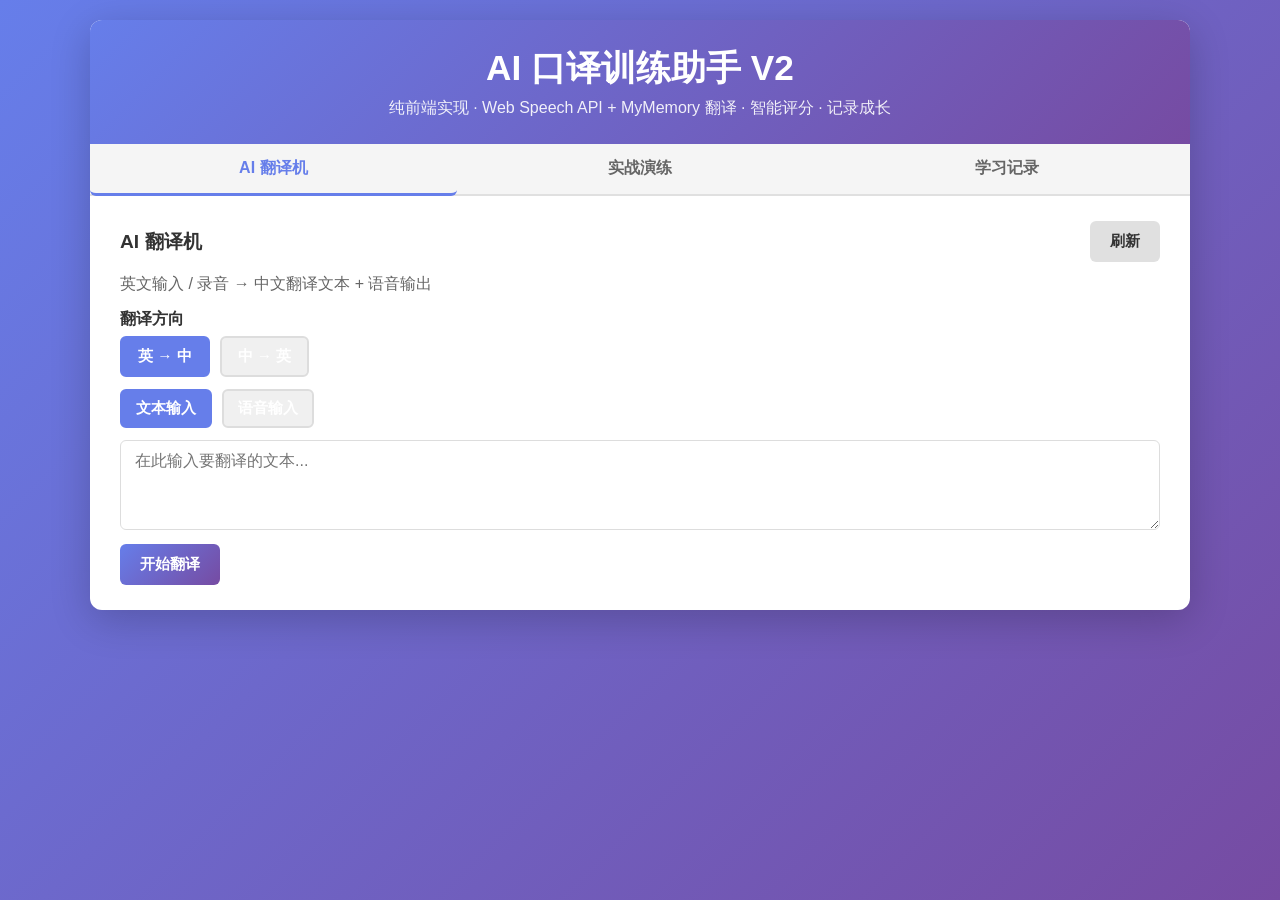
<file: interpreter_v2.html>
<!DOCTYPE html>
<html lang="zh-CN">
<head>
    <meta charset="UTF-8">
    <meta name="viewport" content="width=device-width, initial-scale=1.0">
    <title>AI 口译训练助手 V2</title>
    <style>
        * { margin: 0; padding: 0; box-sizing: border-box; }
        body {
            font-family: 'Segoe UI', Tahoma, Geneva, Verdana, sans-serif;
            background: linear-gradient(135deg, #667eea 0%, #764ba2 100%);
            min-height: 100vh;
            padding: 20px;
        }
        .container {
            max-width: 1100px;
            margin: 0 auto;
            background: white;
            border-radius: 12px;
            box-shadow: 0 10px 40px rgba(0,0,0,0.2);
            overflow: hidden;
        }
        .header {
            background: linear-gradient(135deg, #667eea 0%, #764ba2 100%);
            color: white;
            padding: 25px 30px;
            text-align: center;
        }
        .header h1 { font-size: 2.2em; margin-bottom: 6px; }
        .header p { font-size: 1em; opacity: 0.9; }

        .tabs {
            display: flex;
            border-bottom: 2px solid #e0e0e0;
            background: #f5f5f5;
        }
        .tab-btn {
            flex: 1;
            padding: 14px 20px;
            border: none;
            background: none;
            cursor: pointer;
            font-size: 1em;
            font-weight: 600;
            color: #666;
            border-bottom: 3px solid transparent;
            margin-bottom: -2px;
            transition: all 0.3s;
        }
        .tab-btn:hover { color: #667eea; }
        .tab-btn.active { color: #667eea; border-bottom-color: #667eea; }

        .content { padding: 25px 30px; }
        .tab-panel { display: none; }
        .tab-panel.active { display: block; animation: fadeIn 0.3s; }
        @keyframes fadeIn { from { opacity: 0; } to { opacity: 1; } }

        .section { margin-bottom: 22px; }
        .section-title {
            font-size: 1.2em;
            font-weight: 700;
            color: #333;
            margin-bottom: 12px;
            padding-bottom: 8px;
            border-bottom: 2px solid #667eea;
        }

        label { display: block; margin-bottom: 6px; font-weight: 600; color: #333; }
        textarea {
            width: 100%;
            padding: 10px 14px;
            border: 1px solid #ddd;
            border-radius: 6px;
            font-size: 1em;
            font-family: inherit;
            resize: vertical;
            min-height: 90px;
            transition: border-color 0.3s;
        }
        textarea:focus { outline: none; border-color: #667eea; box-shadow: 0 0 0 3px rgba(102,126,234,0.1); }
        select {
            width: 100%;
            padding: 10px 14px;
            border: 1px solid #ddd;
            border-radius: 6px;
            font-size: 1em;
            font-family: inherit;
            background: white;
        }

        button {
            padding: 10px 20px;
            background: linear-gradient(135deg, #667eea 0%, #764ba2 100%);
            color: white;
            border: none;
            border-radius: 6px;
            font-size: 0.95em;
            font-weight: 600;
            cursor: pointer;
            transition: transform 0.2s, box-shadow 0.2s;
        }
        button:hover { transform: translateY(-2px); box-shadow: 0 5px 15px rgba(102,126,234,0.4); }
        button:active { transform: translateY(0); }
        button:disabled { opacity: 0.5; cursor: not-allowed; }
        button:disabled:hover { transform: none; box-shadow: none; }

        .btn-group { display: flex; gap: 10px; flex-wrap: wrap; }
        .btn-secondary { background: #e0e0e0; color: #333; }
        .btn-secondary:hover { box-shadow: 0 3px 10px rgba(0,0,0,0.1); }
        .btn-danger { background: #dc3545; color: white; }
        .btn-success { background: #28a745; color: white; }

        .direction-selector { display: flex; gap: 10px; margin-bottom: 12px; }
        .dir-btn {
            padding: 8px 16px;
            background: #f0f0f0;
            border: 2px solid #ddd;
            border-radius: 6px;
            cursor: pointer;
            font-weight: 600;
            transition: all 0.3s;
        }
        .dir-btn.active { background: #667eea; color: white; border-color: #667eea; }

        .practice-dir-btn {
            padding: 8px 16px;
            background: #f0f0f0;
            border: 2px solid #ddd;
            border-radius: 6px;
            cursor: pointer;
            font-weight: 600;
            transition: all 0.3s;
        }
        .practice-dir-btn.active { background: #667eea; color: white; border-color: #667eea; }

        .mode-tabs { display: flex; gap: 10px; margin-bottom: 12px; }
        .mode-btn {
            padding: 7px 14px;
            background: #f0f0f0;
            border: 2px solid #ddd;
            border-radius: 6px;
            cursor: pointer;
            transition: all 0.3s;
        }
        .mode-btn.active { background: #667eea; color: white; border-color: #667eea; }

        .input-mode { display: none; }
        .input-mode.active { display: block; }

        .result-card {
            background: #f8f9fa;
            border-left: 4px solid #667eea;
            padding: 15px;
            border-radius: 6px;
            margin-top: 15px;
        }
        .result-card.success { background: #d4edda; border-left-color: #28a745; }
        .result-card.error { background: #f8d7da; border-left-color: #dc3545; }

        .output-label { font-weight: 600; color: #666; margin-bottom: 6px; }
        .output-text { color: #333; line-height: 1.6; word-break: break-word; }

        .score-grid {
            display: grid;
            grid-template-columns: repeat(auto-fit, minmax(120px, 1fr));
            gap: 12px;
            margin-top: 12px;
        }
        .score-item {
            background: white;
            padding: 16px;
            border-radius: 6px;
            text-align: center;
            border: 2px solid #ddd;
        }
        .score-num { font-size: 2.2em; font-weight: 700; color: #667eea; }
        .score-label { font-size: 0.85em; color: #666; font-weight: 600; }

        .stats-row {
            display: grid;
            grid-template-columns: repeat(auto-fit, minmax(130px, 1fr));
            gap: 12px;
            margin-bottom: 18px;
        }
        .stat-card {
            background: linear-gradient(135deg, #667eea 0%, #764ba2 100%);
            color: white;
            padding: 18px;
            border-radius: 6px;
            text-align: center;
        }
        .stat-num { font-size: 1.8em; font-weight: 700; }
        .stat-label { font-size: 0.85em; opacity: 0.9; }

        table { width: 100%; border-collapse: collapse; background: white; }
        th { background: #667eea; color: white; padding: 10px 12px; text-align: left; font-weight: 600; }
        td { padding: 10px 12px; border-bottom: 1px solid #ddd; }
        tr:hover { background: #f5f5f5; }
        .table-wrap { overflow-x: auto; }

        .status-msg {
            padding: 10px 14px;
            border-radius: 6px;
            margin-bottom: 12px;
            display: none;
            font-weight: 500;
        }
        .status-msg.show { display: block; }
        .status-msg.success { background: #d4edda; color: #155724; border: 1px solid #c3e6cb; }
        .status-msg.error { background: #f8d7da; color: #721c24; border: 1px solid #f5c6cb; }
        .status-msg.info { background: #d1ecf1; color: #0c5460; border: 1px solid #bee5eb; }

        .timer { font-size: 1.3em; color: #dc3545; font-weight: 700; margin: 8px 0; }
        .material-box { background: #f8f9fa; border-left: 4px solid #667eea; padding: 12px 15px; border-radius: 6px; }
        .ref-box { background: #e8eaf6; padding: 12px 15px; border-radius: 6px; border-left: 4px solid #667eea; }

        .feedback-box {
            background: #fff3cd;
            border-left: 4px solid #ffc107;
            padding: 12px 15px;
            margin-top: 12px;
            border-radius: 6px;
            color: #856404;
        }

        .modal {
            display: none;
            position: fixed;
            z-index: 1000;
            left: 0; top: 0;
            width: 100%; height: 100%;
            background: rgba(0,0,0,0.5);
        }
        .modal.show { display: block; }
        .modal-content {
            background: white;
            margin: 8% auto;
            padding: 25px;
            border-radius: 10px;
            width: 90%;
            max-width: 580px;
            max-height: 80vh;
            overflow-y: auto;
        }
        .close-btn { color: #aaa; font-size: 26px; font-weight: bold; cursor: pointer; float: right; }
        .close-btn:hover { color: #000; }

        audio { width: 100%; margin-top: 8px; }

        @media (max-width: 768px) {
            .content { padding: 15px; }
            .tabs { flex-direction: column; }
            .tab-btn { border-bottom: none; border-left: 3px solid transparent; }
            .tab-btn.active { border-bottom: none; border-left-color: #667eea; }
        }
    </style>
</head>
<body>
    <div class="container">
        <div class="header">
            <h1>AI 口译训练助手 V2</h1>
            <p>纯前端实现 · Web Speech API + MyMemory 翻译 · 智能评分 · 记录成长</p>
        </div>

        <div class="tabs">
            <button class="tab-btn active" data-tab="translator" onclick="switchTab('translator')">AI 翻译机</button>
            <button class="tab-btn" data-tab="practice" onclick="switchTab('practice')">实战演练</button>
            <button class="tab-btn" data-tab="records" onclick="switchTab('records')">学习记录</button>
        </div>

        <div class="content">
            <!-- ====== 标签页 1: AI 翻译机 ====== -->
            <div id="translator" class="tab-panel active">
                <div style="display:flex; align-items:center; justify-content:space-between; margin-bottom:12px;">
                    <div class="section-title" style="margin-bottom:0; border-bottom:none; padding-bottom:0;">AI 翻译机</div>
                    <button onclick="resetTranslator()" class="btn-secondary" title="恢复翻译机初始状态">刷新</button>
                </div>
                <p style="color:#666; margin-bottom:14px;">英文输入 / 录音 → 中文翻译文本 + 语音输出</p>

                <div class="form-group">
                    <label>翻译方向</label>
                    <div class="direction-selector">
                        <button class="dir-btn active" data-dir="en2zh" onclick="setDirection('en2zh')">英 → 中</button>
                        <button class="dir-btn" data-dir="zh2en" onclick="setDirection('zh2en')">中 → 英</button>
                    </div>
                </div>

                <div class="form-group">
                    <div class="mode-tabs">
                        <button class="mode-btn active" data-mode="text" onclick="switchInputMode('text')">文本输入</button>
                        <button class="mode-btn" data-mode="voice" onclick="switchInputMode('voice')">语音输入</button>
                    </div>
                </div>

                <div id="textMode" class="input-mode active">
                    <textarea id="sourceText" placeholder="在此输入要翻译的文本..."></textarea>
                    <button onclick="translateText()" style="margin-top:10px;">开始翻译</button>
                </div>

                <div id="voiceMode" class="input-mode">
                    <div class="btn-group">
                        <button id="recordBtn" onclick="startRecording()">开始录音</button>
                        <button id="stopRecordBtn" onclick="stopRecording()" disabled class="btn-danger">停止录音</button>
                        <button onclick="clearRecording()" class="btn-secondary">清除</button>
                    </div>
                    <div class="timer" id="recordTimer">00:00</div>
                    <div id="recordInfo" style="padding:8px; background:#f0f0f0; border-radius:6px; font-size:0.9em;"></div>
                    <button onclick="recognizeRecording()" style="margin-top:10px;">识别语音</button>
                </div>

                <div id="translatorStatus" class="status-msg"></div>
                <div id="recognitionResult" style="display:none; margin-top:12px;">
                    <div class="result-card">
                        <div class="output-label">识别结果</div>
                        <div class="output-text" id="recognitionText"></div>
                        <button onclick="translateRecognition()" style="margin-top:8px;">翻译此文本</button>
                    </div>
                </div>
                <div id="translationResult"></div>
            </div>

            <!-- ====== 标签页 2: 实战演练 ====== -->
            <div id="practice" class="tab-panel">
                <div class="section-title">实战演练 - 用户翻译评分模式</div>
                <p style="color:#666; margin-bottom:14px;">选择材料和翻译方向 → 查看原文 → 用户录制翻译 → 自动评分（发音3 + 流畅3 + 准确3）</p>

                <div class="form-group">
                    <label>选择翻译方向</label>
                    <div style="display:flex; gap:10px; margin-bottom:12px;">
                        <button class="practice-dir-btn active" data-direction="en2zh" onclick="setPracticeDirection('en2zh')">英→中 (中文翻译)</button>
                        <button class="practice-dir-btn" data-direction="zh2en" onclick="setPracticeDirection('zh2en')">中→英 (英文翻译)</button>
                    </div>
                </div>

                <div class="form-group">
                    <label>选择练习难度</label>
                    <select id="difficulty" onchange="loadMaterial()">
                        <option value="">-- 请选择 --</option>
                        <option value="easy">简单 - 日常对话</option>
                        <option value="medium">中等 - 商务/科技</option>
                        <option value="hard">困难 - 学术/演讲</option>
                    </select>
                </div>

                <div class="material-box">
                    <div class="output-label" id="sourceLabel">英文原文</div>
                    <div class="output-text" id="englishSource">请先选择练习材料</div>
                </div>

                <div class="ref-box" id="refBox" style="display:none;">
                    <div class="output-label" id="refLabel">参考翻译（提交评分后可查看）</div>
                    <div class="output-text" id="referenceText"></div>
                </div>

                <div class="form-group" style="margin-top:14px;">
                    <label id="recordLabel">用中文录制你的翻译（录音 + 实时识别同步进行）</label>
                    <div class="btn-group">
                        <button id="practiceRecordBtn" onclick="startPracticeRecord()">开始录音并识别</button>
                        <button id="practiceStopBtn" onclick="stopPracticeRecord()" disabled class="btn-danger">停止</button>
                        <button onclick="clearPracticeRecord()" class="btn-secondary">清除</button>
                    </div>
                    <div class="timer" id="practiceTimer">00:00</div>
                    <div id="practiceRecordInfo" style="padding:8px; background:#f0f0f0; border-radius:6px; font-size:0.9em;"></div>
                    <div id="practiceLiveText" style="padding:8px; background:#e8f5e9; border-radius:6px; font-size:0.9em; margin-top:8px; display:none;">
                        <span style="color:#666;">实时识别中：</span><span id="practiceLiveInterim" style="color:#999; font-style:italic;"></span>
                    </div>
                </div>

                <div id="practiceRecognition" style="display:none; margin-top:12px;">
                    <div class="result-card success">
                        <div class="output-label">你的翻译（识别结果）</div>
                        <div class="output-text" id="practiceRecognitionText"></div>
                    </div>
                </div>

                <div class="form-group" style="margin-top:12px;">
                    <label>手动修正翻译文本</label>
                    <textarea id="userTranslationInput" placeholder="识别结果已自动填入，你可以在此修正..."></textarea>
                </div>

                <button onclick="submitScoring()" class="btn-success" style="margin-top:8px;">提交评分</button>

                <div id="scoringResult"></div>
                <div id="feedbackBox" class="feedback-box" style="display:none;">
                    <div class="output-label">改进建议</div>
                    <div id="feedbackContent"></div>
                </div>

                <button onclick="saveRecord()" id="saveRecordBtn" class="btn-secondary" style="display:none; margin-top:8px;">保存记录</button>
            </div>

            <!-- ====== 标签页 3: 学习记录 ====== -->
            <div id="records" class="tab-panel">
                <div class="section-title">学习记录</div>

                <div class="stats-row">
                    <div class="stat-card">
                        <div class="stat-num" id="totalCount">0</div>
                        <div class="stat-label">练习次数</div>
                    </div>
                    <div class="stat-card">
                        <div class="stat-num" id="avgScore">0.0</div>
                        <div class="stat-label">平均得分</div>
                    </div>
                    <div class="stat-card">
                        <div class="stat-num" id="maxScore">0.0</div>
                        <div class="stat-label">最高得分</div>
                    </div>
                </div>

                <div class="btn-group" style="margin-bottom:14px;">
                    <button onclick="loadRecords()" class="btn-secondary">刷新记录</button>
                    <button onclick="exportCSV()" class="btn-secondary">导出 CSV</button>
                    <button onclick="clearRecords()" class="btn-danger">清除所有记录</button>
                </div>

                <div class="table-wrap">
                    <table>
                        <thead>
                            <tr>
                                <th>时间</th>
                                <th>原文</th>
                                <th>发音</th>
                                <th>流畅</th>
                                <th>准确</th>
                                <th>总分</th>
                                <th>操作</th>
                            </tr>
                        </thead>
                        <tbody id="recordsBody">
                            <tr><td colspan="7" style="text-align:center; color:#999;">暂无记录</td></tr>
                        </tbody>
                    </table>
                </div>
            </div>
        </div>
    </div>

    <!-- 详情弹窗 -->
    <div id="detailModal" class="modal">
        <div class="modal-content">
            <span class="close-btn" onclick="closeDetail()">&times;</span>
            <div id="detailContent"></div>
        </div>
    </div>

    <script>
    "use strict";

    // ==================== 全局状态 ====================
    const LS_RECORDS = 'interpreter_v2_records';
    let direction = 'en2zh';           // en2zh | zh2en
    let inputMode = 'text';            // text | voice
    let mediaRecorder = null;
    let audioChunks = [];
    let recordStart = null;
    let recordTimer = null;
    let currentBlob = null;

    // 实战演练状态
    let practiceRecorder = null;
    let practiceChunks = [];
    let practiceStart = null;
    let practiceTimer = null;
    let practiceBlob = null;
    let practiceRecognition = null;   // Web Speech API 实时识别实例
    let practiceFinalTranscript = ''; // 最终识别文本
    let currentMaterial = '';
    let currentReference = '';
    let recognizedUserTranslation = '';
    let currentScores = null;

    // ==================== 本地素材库 ====================
    const MATERIALS = {
        easy: [
            { en: "Good morning. Today is a beautiful day. The weather is sunny and warm. I hope you have a great day.", zh: "早上好。今天是美好的一天。天气晴朗温暖。希望你今天过得愉快。" },
            { en: "Please turn off the lights when you leave the room. It helps save energy.", zh: "离开房间时请关灯。这有助于节约能源。" },
            { en: "I would like to order a cup of coffee and a sandwich, please.", zh: "我想点一杯咖啡和一个三明治，谢谢。" },
            { en: "The meeting will start at nine o'clock tomorrow morning. Please be on time.", zh: "会议将于明早九点开始。请准时出席。" },
            { en: "She studies English every day because she wants to improve her language skills.", zh: "她每天学习英语，因为她想提高语言能力。" },
            { en: "Hello, my name is Li Ming. I am from Beijing. Nice to meet you.", zh: "你好，我叫李明。我来自北京。很高兴认识你。" },
            { en: "Excuse me, could you tell me how to get to the train station?", zh: "打扰一下，你能告诉我去火车站怎么走吗？" },
            { en: "I need to buy some milk, bread, and eggs at the supermarket.", zh: "我需要在超市买些牛奶、面包和鸡蛋。" },
            { en: "I'd like to make a reservation for two people at seven o'clock this evening.", zh: "我想预订今晚七点两个人的位置。" },
            { en: "My favorite food is dumplings. My grandmother makes the best dumplings in the world.", zh: "我最喜欢的食物是饺子。我奶奶做的饺子是世界上最好吃的。" },
            { en: "I grew up in a small town near the sea. It is very peaceful and beautiful.", zh: "我在一个海边小镇长大。那里非常宁静美丽。" },
            { en: "This weekend I plan to go hiking with my friends. We will leave early in the morning.", zh: "这个周末我打算和朋友去徒步。我们会一大早出发。" },
            { en: "I'd like to buy a one-way ticket to Shanghai, please.", zh: "我想买一张去上海的单程票，谢谢。" },
            { en: "I want to send this package to the United States. How long will it take?", zh: "我想把这个包裹寄到美国。需要多长时间？" },
            { en: "I have a small dog named Doudou. He is very cute and loves to play fetch.", zh: "我有一只叫豆豆的小狗。它很可爱，喜欢玩接球游戏。" },
            { en: "What should I get for my sister's birthday? She likes reading books and listening to music.", zh: "我该给妹妹买什么生日礼物？她喜欢读书和听音乐。" },
            { en: "The weather forecast says it will rain tomorrow. Don't forget to bring an umbrella.", zh: "天气预报说明天会下雨。别忘了带伞。" },
            { en: "I need to see a doctor. I have a headache and a sore throat.", zh: "我需要看医生。我头疼而且喉咙痛。" },
            { en: "Hello, I'd like to order a large pepperoni pizza and two bottles of cola.", zh: "你好，我想点一个大份意大利辣肠披萨和两瓶可乐。" },
            { en: "In my free time, I enjoy painting and playing the guitar. It helps me relax.", zh: "在空闲时间，我喜欢画画和弹吉他。这能帮我放松。" },
            { en: "My father is a teacher and my mother works in a hospital. I have one younger brother.", zh: "我父亲是老师，母亲在医院工作。我有一个弟弟。" },
            { en: "I have English class on Monday and Wednesday, and math class on Tuesday and Thursday.", zh: "我周一和周三有英语课，周二和周四有数学课。" },
            { en: "Let's go watch the new animated movie this Friday. I heard it's really good.", zh: "我们这周五去看那部新动画电影吧。我听说很好看。" },
            { en: "Does this bus go to the city center? What time does the last bus leave?", zh: "这辆公交车去市中心吗？末班车几点发车？" },
            { en: "To make scrambled eggs, you need two eggs, a little salt, and some cooking oil.", zh: "做炒鸡蛋需要两个鸡蛋、一点盐和一些食用油。" },
            { en: "I go jogging every morning for about thirty minutes. It keeps me healthy and energetic.", zh: "我每天早上慢跑大约三十分钟。这让我保持健康和精力充沛。" },
            { en: "I enjoy reading novels, especially mystery and science fiction. What kind of books do you like?", zh: "我喜欢读小说，尤其是悬疑和科幻类。你喜欢什么类型的书？" },
            { en: "Last summer I visited Japan. The food was delicious and the temples were stunning.", zh: "去年夏天我去了日本。食物很美味，寺庙令人惊叹。" },
            { en: "Every morning I wake up at seven, brush my teeth, eat breakfast, and then go to work.", zh: "每天早上我七点起床，刷牙，吃早餐，然后去上班。" }
        ],
        medium: [
            { en: "Climate change is one of the most pressing issues facing humanity today. Scientists warn that global temperatures could rise significantly without immediate action.", zh: "气候变化是当今人类面临的最紧迫问题之一。科学家警告，若不立即采取行动，全球气温可能大幅上升。" },
            { en: "Artificial intelligence is transforming industries across the globe. From healthcare to finance, companies are using machine learning to improve efficiency.", zh: "人工智能正在改变全球各行各业。从医疗到金融，企业正利用机器学习提高效率。" },
            { en: "The global economy has shown signs of recovery following the pandemic. Consumer spending has increased and employment rates are gradually returning to normal.", zh: "疫情后全球经济已显现复苏迹象。消费者支出增加，就业率逐步恢复正常。" },
            { en: "Online education platforms now offer courses in virtually every subject, making quality education accessible to people in remote areas.", zh: "在线教育平台如今几乎提供所有学科的课程，使偏远地区的人们也能获得优质教育。" },
            { en: "Renewable energy sources such as solar and wind power are becoming increasingly cost-competitive with fossil fuels.", zh: "太阳能和风能等可再生能源在成本上正越来越具竞争力。" },
            { en: "Remote work has fundamentally changed how companies operate. While it offers flexibility and cost savings, it also presents challenges in team collaboration and maintaining company culture.", zh: "远程工作从根本上改变了公司的运营方式。它提供了灵活性和成本节约，但在团队协作和维护公司文化方面也带来了挑战。" },
            { en: "E-commerce platforms have transformed the retail industry by enabling small businesses to reach global markets without the need for physical storefronts.", zh: "电子商务平台通过使小企业无需实体店面就能触达全球市场，从而改变了零售业。" },
            { en: "Cybersecurity has become a top priority for organizations worldwide. Data breaches can result in significant financial losses and damage to a company's reputation.", zh: "网络安全已成为全球组织的首要任务。数据泄露可能导致重大财务损失和公司声誉受损。" },
            { en: "With the implementation of stricter data privacy regulations, companies must be more transparent about how they collect and use personal information.", zh: "随着更严格的数据隐私法规的实施，公司必须更加透明地说明如何收集和使用个人信息。" },
            { en: "Digital marketing strategies now rely heavily on data analytics to understand consumer behavior and deliver personalized advertising content.", zh: "数字营销策略如今高度依赖数据分析来了解消费者行为，并提供个性化广告内容。" },
            { en: "The global supply chain has faced unprecedented disruptions in recent years, prompting companies to diversify their supplier networks and increase inventory reserves.", zh: "近年来，全球供应链面临前所未有的中断，促使企业多元化供应商网络并增加库存储备。" },
            { en: "Startup companies often rely on venture capital funding to scale their operations. A compelling business model and strong team are essential to attract investors.", zh: "初创公司通常依赖风险投资来扩大业务。引人注目的商业模式和强大的团队是吸引投资者的关键。" },
            { en: "Mobile payment systems have revolutionized the way people conduct daily transactions, especially in countries where traditional banking infrastructure is less developed.", zh: "移动支付系统彻底改变了人们进行日常交易的方式，尤其是在传统银行基础设施欠发达的国家。" },
            { en: "The Internet of Things enables smart city applications such as intelligent traffic management, energy-efficient buildings, and real-time environmental monitoring.", zh: "物联网实现了智能城市应用，如智能交通管理、节能建筑和实时环境监测。" },
            { en: "Cloud computing allows enterprises to scale their IT resources dynamically, reducing infrastructure costs while improving operational efficiency.", zh: "云计算使企业能够动态扩展IT资源，降低基础设施成本，同时提高运营效率。" },
            { en: "Gene editing technologies such as CRISPR have opened new possibilities for treating genetic diseases, but they also raise important ethical questions about human enhancement.", zh: "CRISPR等基因编辑技术为治疗遗传疾病开辟了新可能，但也引发了关于人类增强的重要伦理问题。" },
            { en: "Digital transformation in manufacturing involves integrating sensors, artificial intelligence, and robotics to create smart factories with predictive maintenance capabilities.", zh: "制造业的数字化转型涉及集成传感器、人工智能和机器人技术，创建具有预测性维护能力的智能工厂。" },
            { en: "Many countries have announced ambitious carbon neutrality targets, requiring fundamental shifts in energy production, transportation, and industrial processes.", zh: "许多国家宣布了雄心勃勃的碳中和目标，这需要能源生产、交通运输和工业流程的根本性转变。" },
            { en: "Educational technology tools, from interactive whiteboards to adaptive learning platforms, are reshaping classroom dynamics and personalizing the learning experience.", zh: "从交互式白板到自适应学习平台，教育技术工具正在重塑课堂动态并个性化学习体验。" },
            { en: "Urban traffic congestion remains a persistent problem in megacities. Solutions include expanding public transit, implementing congestion pricing, and promoting shared mobility.", zh: "城市交通拥堵仍然是特大城市的一个持续性问题。解决方案包括扩建公共交通、实施拥堵收费和推广共享出行。" },
            { en: "Effective public health emergency response requires coordinated efforts across multiple sectors, including healthcare, logistics, communications, and government agencies.", zh: "有效的公共卫生应急响应需要跨多个部门的协调努力，包括医疗、物流、通信和政府机构。" },
            { en: "The commercialization of space travel marks a new era in human exploration. Private companies are now launching rockets and planning missions to the Moon and Mars.", zh: "太空旅行的商业化标志着人类探索的新纪元。私营公司正在发射火箭，并计划前往月球和火星的任务。" },
            { en: "Industrial automation through robotics and AI is increasing productivity, but it also raises concerns about workforce displacement and the need for re-skilling programs.", zh: "通过机器人和人工智能实现的工业自动化正在提高生产力，但也引发了关于劳动力替代和再培训需求的担忧。" },
            { en: "Blockchain technology extends far beyond cryptocurrency. Its applications include supply chain traceability, digital identity verification, and decentralized finance services.", zh: "区块链技术的应用远超加密货币范畴。其应用包括供应链追溯、数字身份验证和去中心化金融服务。" },
            { en: "The rollout of 5G networks is enabling new telemedicine applications, allowing doctors to perform remote surgeries and monitor patients in real time.", zh: "5G网络的推广正在实现新的远程医疗应用，使医生能够进行远程手术并实时监测患者。" },
            { en: "Green building design principles emphasize energy efficiency, sustainable materials, and healthy indoor environments to reduce the environmental footprint of construction.", zh: "绿色建筑设计原则强调能源效率、可持续材料和健康的室内环境，以减少建筑的环境足迹。" },
            { en: "Fostering a culture of innovation requires companies to encourage experimentation, tolerate calculated risks, and reward creative problem-solving.", zh: "培养创新文化要求公司鼓励实验、容忍经过计算的风险，并奖励创造性解决问题的能力。" },
            { en: "Cross-border e-commerce has created new opportunities for international trade, but it also involves navigating complex customs regulations and cross-cultural communication challenges.", zh: "跨境电商为国际贸易创造了新机遇，但也涉及应对复杂的海关法规和跨文化交流挑战。" },
            { en: "Social media platforms have fundamentally altered the landscape of journalism by enabling citizen reporting while also contributing to the spread of misinformation.", zh: "社交媒体平台通过使公民报道成为可能，从根本上改变了新闻业的格局，同时也助长了错误信息的传播。" }
        ],
        hard: [
            { en: "Neuroplasticity refers to the brain's remarkable ability to reorganize itself by forming new neural connections throughout life. This has significant implications for rehabilitation medicine.", zh: "神经可塑性指大脑通过形成新神经连接进行自我重组的非凡能力。这对康复医学有重大意义。" },
            { en: "The proliferation of disinformation in the digital age poses unprecedented challenges to democratic governance and social cohesion.", zh: "数字时代虚假信息的泛滥对民主治理和社会凝聚力构成了前所未有的挑战。" },
            { en: "Quantum computing exploits the principles of superposition and entanglement to perform calculations that would be practically impossible for classical computers.", zh: "量子计算利用叠加和纠缠原理，执行经典计算机实际上无法完成的计算。" },
            { en: "The concept of corporate social responsibility has evolved considerably, with contemporary stakeholder theory positing obligations beyond shareholders.", zh: "企业社会责任概念已发生显著演变，当代利益相关者理论认为企业义务超越股东范畴。" },
            { en: "The geopolitical landscape has undergone profound transformations as the unipolar world order gives way to an increasingly multipolar configuration.", zh: "地缘政治格局已发生深刻变化，单极世界秩序正让位于日益多极化的格局。" },
            { en: "Cognitive psychology research on memory formation suggests that the consolidation of episodic memories during slow-wave sleep is critical for long-term retention and knowledge integration.", zh: "关于记忆形成的认知心理学研究表明，慢波睡眠期间情景记忆的巩固对于长期保持和知识整合至关重要。" },
            { en: "Central banks transmit monetary policy through multiple channels, including the interest rate channel, the credit channel, and the exchange rate channel, each operating with varying lags and effectiveness.", zh: "中央银行通过多种渠道传导货币政策，包括利率渠道、信贷渠道和汇率渠道，每种渠道的传导滞后和有效性各不相同。" },
            { en: "The principle of distinction in international humanitarian law requires combatants to differentiate between military objectives and civilian objects, imposing obligations of precaution in attack planning.", zh: "国际人道法中的区分原则要求战斗人员区分军事目标与民用物体，在攻击规划中施加预防义务。" },
            { en: "The transition to a circular economy requires systemic redesign of production and consumption patterns, moving beyond waste management to fundamentally rethinking material flows and product lifecycles.", zh: "向循环经济转型需要系统性地重新设计生产和消费模式，超越废弃物管理，从根本上重新思考物质流和产品生命周期。" },
            { en: "Philosophical inquiries into consciousness grapple with the hard problem of explaining why and how subjective qualitative experiences arise from neurobiological processes.", zh: "关于意识的哲学探究致力于解决「困难问题」：解释主观定性体验为何以及如何从神经生物学过程中产生。" },
            { en: "Language death occurs when a speech community shifts to another language, resulting in the loss of unique cultural knowledge encoded in linguistic structures accumulated over generations.", zh: "当语言社区转向使用另一种语言时，语言消亡就会发生，导致世代积累的、编码在语言结构中的独特文化知识的丧失。" },
            { en: "The phenomenon of democratic backsliding involves the gradual erosion of institutional checks and balances, often through legally sanctioned measures that preserve a facade of constitutional legitimacy.", zh: "民主倒退现象涉及制度制衡的逐步侵蚀，通常通过法律认可的措施实现，从而维持宪法合法性的表象。" },
            { en: "Poverty trap mechanisms in development economics describe self-reinforcing equilibria whereby low income prevents investment in human capital and physical assets, perpetuating intergenerational disadvantage.", zh: "发展经济学中的贫困陷阱机制描述了自我强化的均衡状态，低收入阻碍了对人力资本和物质资产的投资，从而延续了代际劣势。" },
            { en: "Global health governance frameworks for pandemic preparedness emphasize the importance of early warning surveillance systems, equitable vaccine distribution, and coordinated international response protocols.", zh: "大流行防范的全球卫生治理框架强调早期预警监测系统、疫苗公平分配和协调一致的国际响应协议的重要性。" },
            { en: "The Standard Model of particle physics successfully describes three of the four fundamental forces, yet it does not incorporate gravity, leaving a significant theoretical gap in our understanding of the universe.", zh: "粒子物理学的标准模型成功描述了四种基本力中的三种，但未能纳入引力，在我们对宇宙的理解中留下了重大的理论空白。" },
            { en: "Comparative constitutional interpretation examines how different legal traditions approach the balance between judicial review and legislative supremacy in defining fundamental rights.", zh: "比较宪法解释研究不同法律传统如何在界定基本权利时处理司法审查与立法至上之间的平衡。" },
            { en: "Ethnographic research methodology emphasizes prolonged immersion in the field and the importance of reflexivity, requiring researchers to critically examine their own positionality and its influence on data collection.", zh: "民族志研究方法论强调长期田野沉浸和反思性的重要性，要求研究者批判性地审视自身立场及其对数据收集的影响。" },
            { en: "Prospect theory, developed by Kahneman and Tversky, demonstrates that individuals exhibit loss aversion and evaluate outcomes relative to a reference point rather than in absolute terms.", zh: "卡尼曼和特沃斯基提出的前景理论证明，个体表现出损失厌恶，并相对于参照点而非绝对值来评估结果。" },
            { en: "Track II diplomacy engages non-state actors in informal dialogue processes to complement official negotiations, often succeeding in building trust where formal diplomatic channels have stalled.", zh: "第二轨道外交让非国家行为体参与非正式对话进程以补充官方谈判，通常在正式外交渠道停滞时成功建立信任。" },
            { en: "Agenda-setting theory in mass communication research posits that the media does not tell people what to think, but is remarkably effective in telling them what to think about.", zh: "大众传播研究中的议程设置理论认为，媒体不会告诉人们思考什么，但在告诉人们关注什么方面却非常有效。" },
            { en: "Financing the United Nations Sustainable Development Goals requires mobilizing resources at an unprecedented scale, combining public finance, private investment, and innovative blended finance mechanisms.", zh: "为联合国可持续发展目标筹资需要以前所未有的规模调动资源，结合公共财政、私人投资和创新的混合融资机制。" },
            { en: "The regulation of somatic gene therapy involves balancing the therapeutic promise of genetic modification against concerns regarding off-target effects, germline alterations, and equitable access to treatment.", zh: "体细胞基因治疗的监管需要在基因修饰的治疗前景与脱靶效应、生殖系改变和治疗公平获取的担忧之间取得平衡。" },
            { en: "The transformer architecture in deep learning, which relies entirely on self-attention mechanisms rather than recurrence, has become the foundation for state-of-the-art large language models.", zh: "深度学习中的Transformer架构完全依赖自注意力机制而非循环结构，已成为最先进大语言模型的基础。" },
            { en: "Nash equilibrium characterizes strategic interactions in which no player can unilaterally deviate to improve their payoff, providing a foundational solution concept for analyzing oligopolistic market behavior.", zh: "纳什均衡描述了没有任何参与者可以通过单方面偏离来提高收益的战略互动，为分析寡头垄断市场行为提供了基础性解决方案概念。" },
            { en: "Edward Said's critique of Orientalism examines how Western scholarly and artistic representations of the Middle East have historically served to justify colonial domination and construct cultural otherness.", zh: "爱德华·萨义德对东方主义的批判审视了西方对中东的学术和艺术表征如何历史性地为殖民统治辩护并建构文化他者性。" },
            { en: "Transit-oriented development planning integrates high-density mixed-use development around public transportation nodes, aiming to reduce automobile dependency and promote sustainable urban growth patterns.", zh: "公交导向型发展规划围绕公共交通节点整合高密度混合用途开发，旨在减少汽车依赖并促进可持续的城市增长模式。" },
            { en: "Cost-benefit analysis in regulatory policy requires quantifying non-market values such as environmental quality and human life, raising profound methodological and ethical questions about commensurability.", zh: "监管政策中的成本效益分析需要对环境质量和人类生命等非市场价值进行量化，引发了关于可通约性的深刻方法论和伦理问题。" },
            { en: "Restorative justice approaches in post-conflict societies prioritize repairing harm through dialogue between victims and perpetrators, offering an alternative to purely retributive models of transitional justice.", zh: "冲突后社会中的恢复性司法方法优先通过受害者与施害者之间的对话来修复伤害，为纯粹惩罚性的过渡司法模式提供了替代方案。" },
            { en: "Thomas Kuhn's concept of paradigm shifts describes how scientific progress occurs not through gradual accumulation but through revolutionary periods when dominant theoretical frameworks are overturned.", zh: "托马斯·库恩的范式转换概念描述了科学进步不是通过渐进积累发生的，而是通过主导理论框架被推翻的革命性时期发生的。" }
        ]
    };

    // 为素材库添加反向对照（中→英）
    const MATERIALS_REVERSE = {
        easy: [
            { zh: "早上好。今天是美好的一天。天气晴朗温暖。希望你今天过得愉快。", en: "Good morning. Today is a beautiful day. The weather is sunny and warm. I hope you have a great day." },
            { zh: "离开房间时请关灯。这有助于节约能源。", en: "Please turn off the lights when you leave the room. It helps save energy." },
            { zh: "我想点一杯咖啡和一个三明治，谢谢。", en: "I would like to order a cup of coffee and a sandwich, please." },
            { zh: "会议将于明早九点开始。请准时出席。", en: "The meeting will start at nine o'clock tomorrow morning. Please be on time." },
            { zh: "她每天学习英语，因为她想提高语言能力。", en: "She studies English every day because she wants to improve her language skills." },
            { zh: "你好，我叫李明。我来自北京。很高兴认识你。", en: "Hello, my name is Li Ming. I am from Beijing. Nice to meet you." },
            { zh: "打扰一下，你能告诉我去火车站怎么走吗？", en: "Excuse me, could you tell me how to get to the train station?" },
            { zh: "我需要在超市买些牛奶、面包和鸡蛋。", en: "I need to buy some milk, bread, and eggs at the supermarket." },
            { zh: "我想预订今晚七点两个人的位置。", en: "I'd like to make a reservation for two people at seven o'clock this evening." },
            { zh: "我最喜欢的食物是饺子。我奶奶做的饺子是世界上最好吃的。", en: "My favorite food is dumplings. My grandmother makes the best dumplings in the world." },
            { zh: "我在一个海边小镇长大。那里非常宁静美丽。", en: "I grew up in a small town near the sea. It is very peaceful and beautiful." },
            { zh: "这个周末我打算和朋友去徒步。我们会一大早出发。", en: "This weekend I plan to go hiking with my friends. We will leave early in the morning." },
            { zh: "我想买一张去上海的单程票，谢谢。", en: "I'd like to buy a one-way ticket to Shanghai, please." },
            { zh: "我想把这个包裹寄到美国。需要多长时间？", en: "I want to send this package to the United States. How long will it take?" },
            { zh: "我有一只叫豆豆的小狗。它很可爱，喜欢玩接球游戏。", en: "I have a small dog named Doudou. He is very cute and loves to play fetch." },
            { zh: "我该给妹妹买什么生日礼物？她喜欢读书和听音乐。", en: "What should I get for my sister's birthday? She likes reading books and listening to music." },
            { zh: "天气预报说明天会下雨。别忘了带伞。", en: "The weather forecast says it will rain tomorrow. Don't forget to bring an umbrella." },
            { zh: "我需要看医生。我头疼而且喉咙痛。", en: "I need to see a doctor. I have a headache and a sore throat." },
            { zh: "你好，我想点一个大份意大利辣肠披萨和两瓶可乐。", en: "Hello, I'd like to order a large pepperoni pizza and two bottles of cola." },
            { zh: "在空闲时间，我喜欢画画和弹吉他。这能帮我放松。", en: "In my free time, I enjoy painting and playing the guitar. It helps me relax." },
            { zh: "我父亲是老师，母亲在医院工作。我有一个弟弟。", en: "My father is a teacher and my mother works in a hospital. I have one younger brother." },
            { zh: "我周一和周三有英语课，周二和周四有数学课。", en: "I have English class on Monday and Wednesday, and math class on Tuesday and Thursday." },
            { zh: "我们这周五去看那部新动画电影吧。我听说很好看。", en: "Let's go watch the new animated movie this Friday. I heard it's really good." },
            { zh: "这辆公交车去市中心吗？末班车几点发车？", en: "Does this bus go to the city center? What time does the last bus leave?" },
            { zh: "做炒鸡蛋需要两个鸡蛋、一点盐和一些食用油。", en: "To make scrambled eggs, you need two eggs, a little salt, and some cooking oil." },
            { zh: "我每天早上慢跑大约三十分钟。这让我保持健康和精力充沛。", en: "I go jogging every morning for about thirty minutes. It keeps me healthy and energetic." },
            { zh: "我喜欢读小说，尤其是悬疑和科幻类。你喜欢什么类型的书？", en: "I enjoy reading novels, especially mystery and science fiction. What kind of books do you like?" },
            { zh: "去年夏天我去了日本。食物很美味，寺庙令人惊叹。", en: "Last summer I visited Japan. The food was delicious and the temples were stunning." },
            { zh: "每天早上我七点起床，刷牙，吃早餐，然后去上班。", en: "Every morning I wake up at seven, brush my teeth, eat breakfast, and then go to work." }
        ],
        medium: [
            { zh: "气候变化是当今人类面临的最紧迫问题之一。科学家警告，若不立即采取行动，全球气温可能大幅上升。", en: "Climate change is one of the most pressing issues facing humanity today. Scientists warn that global temperatures could rise significantly without immediate action." },
            { zh: "人工智能正在改变全球各行各业。从医疗到金融，企业正利用机器学习提高效率。", en: "Artificial intelligence is transforming industries across the globe. From healthcare to finance, companies are using machine learning to improve efficiency." },
            { zh: "疫情后全球经济已显现复苏迹象。消费者支出增加，就业率逐步恢复正常。", en: "The global economy has shown signs of recovery following the pandemic. Consumer spending has increased and employment rates are gradually returning to normal." },
            { zh: "在线教育平台如今几乎提供所有学科的课程，使偏远地区的人们也能获得优质教育。", en: "Online education platforms now offer courses in virtually every subject, making quality education accessible to people in remote areas." },
            { zh: "太阳能和风能等可再生能源在成本上正越来越具竞争力。", en: "Renewable energy sources such as solar and wind power are becoming increasingly cost-competitive with fossil fuels." },
            { zh: "远程工作从根本上改变了公司的运营方式。它提供了灵活性和成本节约，但在团队协作和维护公司文化方面也带来了挑战。", en: "Remote work has fundamentally changed how companies operate. While it offers flexibility and cost savings, it also presents challenges in team collaboration and maintaining company culture." },
            { zh: "电子商务平台通过使小企业无需实体店面就能触达全球市场，从而改变了零售业。", en: "E-commerce platforms have transformed the retail industry by enabling small businesses to reach global markets without the need for physical storefronts." },
            { zh: "网络安全已成为全球组织的首要任务。数据泄露可能导致重大财务损失和公司声誉受损。", en: "Cybersecurity has become a top priority for organizations worldwide. Data breaches can result in significant financial losses and damage to a company's reputation." },
            { zh: "随着更严格的数据隐私法规的实施，公司必须更加透明地说明如何收集和使用个人信息。", en: "With the implementation of stricter data privacy regulations, companies must be more transparent about how they collect and use personal information." },
            { zh: "数字营销策略如今高度依赖数据分析来了解消费者行为，并提供个性化广告内容。", en: "Digital marketing strategies now rely heavily on data analytics to understand consumer behavior and deliver personalized advertising content." },
            { zh: "近年来，全球供应链面临前所未有的中断，促使企业多元化供应商网络并增加库存储备。", en: "The global supply chain has faced unprecedented disruptions in recent years, prompting companies to diversify their supplier networks and increase inventory reserves." },
            { zh: "初创公司通常依赖风险投资来扩大业务。引人注目的商业模式和强大的团队是吸引投资者的关键。", en: "Startup companies often rely on venture capital funding to scale their operations. A compelling business model and strong team are essential to attract investors." },
            { zh: "移动支付系统彻底改变了人们进行日常交易的方式，尤其是在传统银行基础设施欠发达的国家。", en: "Mobile payment systems have revolutionized the way people conduct daily transactions, especially in countries where traditional banking infrastructure is less developed." },
            { zh: "物联网实现了智能城市应用，如智能交通管理、节能建筑和实时环境监测。", en: "The Internet of Things enables smart city applications such as intelligent traffic management, energy-efficient buildings, and real-time environmental monitoring." },
            { zh: "云计算使企业能够动态扩展IT资源，降低基础设施成本，同时提高运营效率。", en: "Cloud computing allows enterprises to scale their IT resources dynamically, reducing infrastructure costs while improving operational efficiency." },
            { zh: "CRISPR等基因编辑技术为治疗遗传疾病开辟了新可能，但也引发了关于人类增强的重要伦理问题。", en: "Gene editing technologies such as CRISPR have opened new possibilities for treating genetic diseases, but they also raise important ethical questions about human enhancement." },
            { zh: "制造业的数字化转型涉及集成传感器、人工智能和机器人技术，创建具有预测性维护能力的智能工厂。", en: "Digital transformation in manufacturing involves integrating sensors, artificial intelligence, and robotics to create smart factories with predictive maintenance capabilities." },
            { zh: "许多国家宣布了雄心勃勃的碳中和目标，这需要能源生产、交通运输和工业流程的根本性转变。", en: "Many countries have announced ambitious carbon neutrality targets, requiring fundamental shifts in energy production, transportation, and industrial processes." },
            { zh: "从交互式白板到自适应学习平台，教育技术工具正在重塑课堂动态并个性化学习体验。", en: "Educational technology tools, from interactive whiteboards to adaptive learning platforms, are reshaping classroom dynamics and personalizing the learning experience." },
            { zh: "城市交通拥堵仍然是特大城市的一个持续性问题。解决方案包括扩建公共交通、实施拥堵收费和推广共享出行。", en: "Urban traffic congestion remains a persistent problem in megacities. Solutions include expanding public transit, implementing congestion pricing, and promoting shared mobility." },
            { zh: "有效的公共卫生应急响应需要跨多个部门的协调努力，包括医疗、物流、通信和政府机构。", en: "Effective public health emergency response requires coordinated efforts across multiple sectors, including healthcare, logistics, communications, and government agencies." },
            { zh: "太空旅行的商业化标志着人类探索的新纪元。私营公司正在发射火箭，并计划前往月球和火星的任务。", en: "The commercialization of space travel marks a new era in human exploration. Private companies are now launching rockets and planning missions to the Moon and Mars." },
            { zh: "通过机器人和人工智能实现的工业自动化正在提高生产力，但也引发了关于劳动力替代和再培训需求的担忧。", en: "Industrial automation through robotics and AI is increasing productivity, but it also raises concerns about workforce displacement and the need for re-skilling programs." },
            { zh: "区块链技术的应用远超加密货币范畴。其应用包括供应链追溯、数字身份验证和去中心化金融服务。", en: "Blockchain technology extends far beyond cryptocurrency. Its applications include supply chain traceability, digital identity verification, and decentralized finance services." },
            { zh: "5G网络的推广正在实现新的远程医疗应用，使医生能够进行远程手术并实时监测患者。", en: "The rollout of 5G networks is enabling new telemedicine applications, allowing doctors to perform remote surgeries and monitor patients in real time." },
            { zh: "绿色建筑设计原则强调能源效率、可持续材料和健康的室内环境，以减少建筑的环境足迹。", en: "Green building design principles emphasize energy efficiency, sustainable materials, and healthy indoor environments to reduce the environmental footprint of construction." },
            { zh: "培养创新文化要求公司鼓励实验、容忍经过计算的风险，并奖励创造性解决问题的能力。", en: "Fostering a culture of innovation requires companies to encourage experimentation, tolerate calculated risks, and reward creative problem-solving." },
            { zh: "跨境电商为国际贸易创造了新机遇，但也涉及应对复杂的海关法规和跨文化交流挑战。", en: "Cross-border e-commerce has created new opportunities for international trade, but it also involves navigating complex customs regulations and cross-cultural communication challenges." },
            { zh: "社交媒体平台通过使公民报道成为可能，从根本上改变了新闻业的格局，同时也助长了错误信息的传播。", en: "Social media platforms have fundamentally altered the landscape of journalism by enabling citizen reporting while also contributing to the spread of misinformation." }
        ],
        hard: [
            { zh: "神经可塑性指大脑通过形成新神经连接进行自我重组的非凡能力。这对康复医学有重大意义。", en: "Neuroplasticity refers to the brain's remarkable ability to reorganize itself by forming new neural connections throughout life. This has significant implications for rehabilitation medicine." },
            { zh: "数字时代虚假信息的泛滥对民主治理和社会凝聚力构成了前所未有的挑战。", en: "The proliferation of disinformation in the digital age poses unprecedented challenges to democratic governance and social cohesion." },
            { zh: "量子计算利用叠加和纠缠原理，执行经典计算机实际上无法完成的计算。", en: "Quantum computing exploits the principles of superposition and entanglement to perform calculations that would be practically impossible for classical computers." },
            { zh: "企业社会责任概念已发生显著演变，当代利益相关者理论认为企业义务超越股东范畴。", en: "The concept of corporate social responsibility has evolved considerably, with contemporary stakeholder theory positing obligations beyond shareholders." },
            { zh: "地缘政治格局已发生深刻变化，单极世界秩序正让位于日益多极化的格局。", en: "The geopolitical landscape has undergone profound transformations as the unipolar world order gives way to an increasingly multipolar configuration." },
            { zh: "关于记忆形成的认知心理学研究表明，慢波睡眠期间情景记忆的巩固对于长期保持和知识整合至关重要。", en: "Cognitive psychology research on memory formation suggests that the consolidation of episodic memories during slow-wave sleep is critical for long-term retention and knowledge integration." },
            { zh: "中央银行通过多种渠道传导货币政策，包括利率渠道、信贷渠道和汇率渠道，每种渠道的传导滞后和有效性各不相同。", en: "Central banks transmit monetary policy through multiple channels, including the interest rate channel, the credit channel, and the exchange rate channel, each operating with varying lags and effectiveness." },
            { zh: "国际人道法中的区分原则要求战斗人员区分军事目标与民用物体，在攻击规划中施加预防义务。", en: "The principle of distinction in international humanitarian law requires combatants to differentiate between military objectives and civilian objects, imposing obligations of precaution in attack planning." },
            { zh: "向循环经济转型需要系统性地重新设计和消费模式，超越废弃物管理，从根本上重新思考物质流和产品生命周期。", en: "The transition to a circular economy requires systemic redesign of production and consumption patterns, moving beyond waste management to fundamentally rethinking material flows and product lifecycles." },
            { zh: "关于意识的哲学探究致力于解决「困难问题」：解释主观定性体验为何以及如何从神经生物学过程中产生。", en: "Philosophical inquiries into consciousness grapple with the hard problem of explaining why and how subjective qualitative experiences arise from neurobiological processes." },
            { zh: "当语言社区转向使用另一种语言时，语言消亡就会发生，导致世代积累的、编码在语言结构中的独特文化知识的丧失。", en: "Language death occurs when a speech community shifts to another language, resulting in the loss of unique cultural knowledge encoded in linguistic structures accumulated over generations." },
            { zh: "民主倒退现象涉及制度制衡的逐步侵蚀，通常通过法律认可的措施实现，从而维持宪法合法性的表象。", en: "The phenomenon of democratic backsliding involves the gradual erosion of institutional checks and balances, often through legally sanctioned measures that preserve a facade of constitutional legitimacy." },
            { zh: "发展经济学中的贫困陷阱机制描述了自我强化的均衡状态，低收入阻碍了对人力资本和物质资产的投资，从而延续了代际劣势。", en: "Poverty trap mechanisms in development economics describe self-reinforcing equilibria whereby low income prevents investment in human capital and physical assets, perpetuating intergenerational disadvantage." },
            { zh: "大流行防范的全球卫生治理框架强调早期预警监测系统、疫苗公平分配和协调一致的国际响应协议的重要性。", en: "Global health governance frameworks for pandemic preparedness emphasize the importance of early warning surveillance systems, equitable vaccine distribution, and coordinated international response protocols." },
            { zh: "粒子物理学的标准模型成功描述了四种基本力中的三种，但未能纳入引力，在我们对宇宙的理解中留下了重大的理论空白。", en: "The Standard Model of particle physics successfully describes three of the four fundamental forces, yet it does not incorporate gravity, leaving a significant theoretical gap in our understanding of the universe." },
            { zh: "比较宪法解释研究不同法律传统如何在界定基本权利时处理司法审查与立法至上之间的平衡。", en: "Comparative constitutional interpretation examines how different legal traditions approach the balance between judicial review and legislative supremacy in defining fundamental rights." },
            { zh: "民族志研究方法论强调长期田野沉浸和反思性的重要性，要求研究者批判性地审视自身立场及其对数据收集的影响。", en: "Ethnographic research methodology emphasizes prolonged immersion in the field and the importance of reflexivity, requiring researchers to critically examine their own positionality and its influence on data collection." },
            { zh: "卡尼曼和特沃斯基提出的前景理论证明，个体表现出损失厌恶，并相对于参照点而非绝对值来评估结果。", en: "Prospect theory, developed by Kahneman and Tversky, demonstrates that individuals exhibit loss aversion and evaluate outcomes relative to a reference point rather than in absolute terms." },
            { zh: "第二轨道外交让非国家行为体参与非正式对话进程以补充官方谈判，通常在正式外交渠道停滞时成功建立信任。", en: "Track II diplomacy engages non-state actors in informal dialogue processes to complement official negotiations, often succeeding in building trust where formal diplomatic channels have stalled." },
            { zh: "大众传播研究中的议程设置理论认为，媒体不会告诉人们思考什么，但在告诉人们关注什么方面却非常有效。", en: "Agenda-setting theory in mass communication research posits that the media does not tell people what to think, but is remarkably effective in telling them what to think about." },
            { zh: "为联合国可持续发展目标筹资需要以前所未有的规模调动资源，结合公共财政、私人投资和创新的混合融资机制。", en: "Financing the United Nations Sustainable Development Goals requires mobilizing resources at an unprecedented scale, combining public finance, private investment, and innovative blended finance mechanisms." },
            { zh: "体细胞基因治疗的监管需要在基因修饰的治疗前景与脱靶效应、生殖系改变和治疗公平获取的担忧之间取得平衡。", en: "The regulation of somatic gene therapy involves balancing the therapeutic promise of genetic modification against concerns regarding off-target effects, germline alterations, and equitable access to treatment." },
            { zh: "深度学习中的Transformer架构完全依赖自注意力机制而非循环结构，已成为最先进大语言模型的基础。", en: "The transformer architecture in deep learning, which relies entirely on self-attention mechanisms rather than recurrence, has become the foundation for state-of-the-art large language models." },
            { zh: "纳什均衡描述了没有任何参与者可以通过单方面偏离来提高收益的战略互动，为分析寡头垄断市场行为提供了基础性解决方案概念。", en: "Nash equilibrium characterizes strategic interactions in which no player can unilaterally deviate to improve their payoff, providing a foundational solution concept for analyzing oligopolistic market behavior." },
            { zh: "爱德华·萨义德对东方主义的批判审视了西方对中东的学术和艺术表征如何历史性地为殖民统治辩护并建构文化他者性。", en: "Edward Said's critique of Orientalism examines how Western scholarly and artistic representations of the Middle East have historically served to justify colonial domination and construct cultural otherness." },
            { zh: "公交导向型发展规划围绕公共交通节点整合高密度混合用途开发，旨在减少汽车依赖并促进可持续的城市增长模式。", en: "Transit-oriented development planning integrates high-density mixed-use development around public transportation nodes, aiming to reduce automobile dependency and promote sustainable urban growth patterns." },
            { zh: "监管政策中的成本效益分析需要对环境质量和人类生命等非市场价值进行量化，引发了关于可通约性的深刻方法论和伦理问题。", en: "Cost-benefit analysis in regulatory policy requires quantifying non-market values such as environmental quality and human life, raising profound methodological and ethical questions about commensurability." },
            { zh: "冲突后社会中的恢复性司法方法优先通过受害者与施害者之间的对话来修复伤害，为纯粹惩罚性的过渡司法模式提供了替代方案。", en: "Restorative justice approaches in post-conflict societies prioritize repairing harm through dialogue between victims and perpetrators, offering an alternative to purely retributive models of transitional justice." },
            { zh: "托马斯·库恩的范式转换概念描述了科学进步不是通过渐进积累发生的，而是通过主导理论框架被推翻的革命性时期发生的。", en: "Thomas Kuhn's concept of paradigm shifts describes how scientific progress occurs not through gradual accumulation but through revolutionary periods when dominant theoretical frameworks are overturned." }
        ]
    };

    // ==================== 标签页切换 ====================
    function switchTab(name) {
        document.querySelectorAll('.tab-panel').forEach(p => p.classList.remove('active'));
        document.querySelectorAll('.tab-btn').forEach(b => b.classList.remove('active'));
        document.getElementById(name).classList.add('active');
        document.querySelector(`.tab-btn[data-tab="${name}"]`).classList.add('active');
        if (name === 'records') loadRecords();
    }

    // ==================== 翻译方向 ====================
    function setDirection(dir) {
        direction = dir;
        document.querySelectorAll('.dir-btn').forEach(b => b.classList.remove('active'));
        document.querySelector(`.dir-btn[data-dir="${dir}"]`).classList.add('active');
        showStatus(null, 'info');
    }

    // 实战演练翻译方向选择
    let practiceDirection = 'en2zh';  // en2zh | zh2en
    function setPracticeDirection(dir) {
        practiceDirection = dir;
        document.querySelectorAll('.practice-dir-btn').forEach(b => b.classList.remove('active'));
        document.querySelector(`.practice-dir-btn[data-direction="${dir}"]`).classList.add('active');
        // 重置材料显示
        document.getElementById('englishSource').textContent = '请先选择练习材料';
        showPracticeStatus('翻译方向已切换，请重新选择材料', 'info');
    }

    // ==================== 输入模式 ====================
    function switchInputMode(mode) {
        inputMode = mode;
        document.querySelectorAll('.mode-btn').forEach(b => b.classList.remove('active'));
        document.querySelector(`.mode-btn[data-mode="${mode}"]`).classList.add('active');
        document.querySelectorAll('.input-mode').forEach(m => m.classList.remove('active'));
        document.getElementById(mode === 'text' ? 'textMode' : 'voiceMode').classList.add('active');
    }

    // ==================== 翻译机重置 ====================
    function resetTranslator() {
        // 停止正在进行的录音
        if (mediaRecorder && mediaRecorder.state === 'recording') {
            mediaRecorder.stop();
        }
        if (recordTimer) clearInterval(recordTimer);

        // 重置全局状态
        mediaRecorder = null;
        audioChunks = [];
        recordStart = null;
        recordTimer = null;
        currentBlob = null;
        lastTranslation = { text: '', lang: '' };

        // 重置翻译方向为默认值
        direction = 'en2zh';
        document.querySelectorAll('.dir-btn').forEach(b => b.classList.remove('active'));
        const defaultDirBtn = document.querySelector('.dir-btn[data-dir="en2zh"]');
        if (defaultDirBtn) defaultDirBtn.classList.add('active');

        // 重置输入模式为文本输入
        inputMode = 'text';
        document.querySelectorAll('.mode-btn').forEach(b => b.classList.remove('active'));
        const defaultModeBtn = document.querySelector('.mode-btn[data-mode="text"]');
        if (defaultModeBtn) defaultModeBtn.classList.add('active');
        document.querySelectorAll('.input-mode').forEach(m => m.classList.remove('active'));
        document.getElementById('textMode').classList.add('active');

        // 清空文本输入
        document.getElementById('sourceText').value = '';

        // 清空录音相关 UI
        document.getElementById('recordTimer').textContent = '00:00';
        document.getElementById('recordInfo').innerHTML = '';
        document.getElementById('recordBtn').disabled = false;
        document.getElementById('stopRecordBtn').disabled = true;

        // 隐藏识别结果和翻译结果
        document.getElementById('recognitionResult').style.display = 'none';
        document.getElementById('translationResult').innerHTML = '';

        // 清除状态消息
        const statusEl = document.getElementById('translatorStatus');
        statusEl.classList.remove('show');
        statusEl.textContent = '';
    }

    // ==================== 状态消息 ====================
    function showStatus(msg, type) {
        const el = document.getElementById('translatorStatus');
        if (!msg) { el.classList.remove('show'); return; }
        el.textContent = msg;
        el.className = `status-msg show ${type}`;
        setTimeout(() => el.classList.remove('show'), 4000);
    }

    function showPracticeStatus(msg, type) {
        const el = document.getElementById('translatorStatus');
        el.textContent = msg;
        el.className = `status-msg show ${type}`;
        setTimeout(() => el.classList.remove('show'), 4000);
    }

    // ==================== 翻译 (MyMemory API) ====================
    async function translateText() {
        const text = document.getElementById('sourceText').value.trim();
        if (!text) { showStatus('请输入要翻译的文本', 'error'); return; }
        showStatus('翻译中...', 'info');

        const src = direction === 'en2zh' ? 'en' : 'zh-CN';
        const tgt = direction === 'en2zh' ? 'zh-CN' : 'en';
        const result = await callMyMemory(text, src, tgt);

        if (result) {
            displayTranslationResult(text, result);
            showStatus('翻译成功', 'success');
        } else {
            showStatus('翻译失败，请检查网络连接', 'error');
        }
    }

    async function callMyMemory(text, from, to) {
        const langPair = `${from}|${to}`;
        try {
            const resp = await fetch(`https://api.mymemory.translated.net/get?q=${encodeURIComponent(text)}&langpair=${langPair}`);
            const data = await resp.json();
            if (data.responseStatus === 200 && data.responseData.translatedText) {
                return data.responseData.translatedText;
            }
        } catch (e) { console.warn('MyMemory failed:', e.message); }

        // 回退：LibreTranslate
        try {
            const resp = await fetch('https://libretranslate.de/translate', {
                method: 'POST',
                headers: { 'Content-Type': 'application/json' },
                body: JSON.stringify({ q: text, source: from === 'zh-CN' ? 'zh' : from, target: to === 'zh-CN' ? 'zh' : to, format: 'text' })
            });
            const data = await resp.json();
            if (data.translatedText) return data.translatedText;
        } catch (e) { console.warn('LibreTranslate failed:', e.message); }
        return null;
    }

    let lastTranslation = { text: '', lang: '' };

    function displayTranslationResult(original, translated) {
        const tgtLang = direction === 'en2zh' ? 'zh-CN' : 'en-US';
        lastTranslation.text = translated;
        lastTranslation.lang = tgtLang;

        document.getElementById('translationResult').innerHTML = `
            <div class="result-card success">
                <div class="output-label">原文</div>
                <div class="output-text">${escHtml(original)}</div>
                <div class="output-label" style="margin-top:12px;">翻译结果</div>
                <div class="output-text">${escHtml(translated)}</div>
                <div class="btn-group" style="margin-top:10px;">
                    <button onclick="speakLast()">播放翻译语音</button>
                    <button onclick="copyLast()" class="btn-secondary">复制</button>
                </div>
            </div>`;
    }

    function speakLast() { speak(lastTranslation.text, lastTranslation.lang); }
    function copyLast() { navigator.clipboard.writeText(lastTranslation.text).then(() => showStatus('已复制', 'success')).catch(() => {}); }

    function speak(text, lang) {
        if (!window.speechSynthesis) return;
        window.speechSynthesis.cancel();
        const u = new SpeechSynthesisUtterance(text);
        u.lang = lang;
        u.rate = 0.9;
        window.speechSynthesis.speak(u);
    }

    // ==================== 语音录制 ====================
    async function startRecording() {
        try {
            const stream = await navigator.mediaDevices.getUserMedia({ audio: true });
            mediaRecorder = new MediaRecorder(stream);
            audioChunks = [];
            mediaRecorder.ondataavailable = e => audioChunks.push(e.data);
            mediaRecorder.onstop = () => {
                currentBlob = new Blob(audioChunks, { type: 'audio/webm' });
                stream.getTracks().forEach(t => t.stop());
                updateRecordInfo();
            };
            mediaRecorder.start();
            document.getElementById('recordBtn').disabled = true;
            document.getElementById('stopRecordBtn').disabled = false;
            recordStart = Date.now();
            recordTimer = setInterval(updateRecordTimer, 100);
            showStatus('正在录音...', 'info');
        } catch (e) { showStatus('无法访问麦克风: ' + e.message, 'error'); }
    }

    function stopRecording() {
        if (mediaRecorder && mediaRecorder.state === 'recording') {
            mediaRecorder.stop();
            document.getElementById('recordBtn').disabled = false;
            document.getElementById('stopRecordBtn').disabled = true;
            clearInterval(recordTimer);
            showStatus('录音完成', 'success');
        }
    }

    function updateRecordTimer() {
        const elapsed = Date.now() - recordStart;
        document.getElementById('recordTimer').textContent =
            `${String(Math.floor(elapsed / 60000)).padStart(2, '0')}:${String(Math.floor((elapsed % 60000) / 1000)).padStart(2, '0')}`;
    }

    function updateRecordInfo() {
        document.getElementById('recordInfo').innerHTML = currentBlob ?
            `录音完成 · ${(currentBlob.size / 1024).toFixed(1)} KB` : '';
    }

    function clearRecording() {
        currentBlob = null;
        audioChunks = [];
        document.getElementById('recordTimer').textContent = '00:00';
        document.getElementById('recordInfo').innerHTML = '';
        document.getElementById('recordBtn').disabled = false;
        document.getElementById('stopRecordBtn').disabled = true;
        document.getElementById('recognitionResult').style.display = 'none';
    }

    // ==================== 识别录音 (Web Speech API) ====================
    async function recognizeRecording() {
        if (!currentBlob) { showStatus('请先录音', 'error'); return; }
        fallbackSpeechRecognition(id => {
            document.getElementById('recognitionText').textContent = id;
            document.getElementById('recognitionResult').style.display = 'block';
            showStatus('识别成功', 'success');
        }, direction === 'en2zh' ? 'en-US' : 'zh-CN');
    }

    function translateRecognition() {
        const text = document.getElementById('recognitionText').textContent;
        if (!text) return;
        document.getElementById('sourceText').value = text;
        switchInputMode('text');
        translateText();
    }

    // ==================== 实战演练 - 录音+识别 (同步) ====================
    async function startPracticeRecord() {
        if (!currentMaterial) { showPracticeStatus('请先选择练习材料', 'error'); return; }
        const SR = window.SpeechRecognition || window.webkitSpeechRecognition;
        if (!SR) { showPracticeStatus('浏览器不支持语音识别，请使用 Chrome 或 Edge', 'error'); return; }

        try {
            const stream = await navigator.mediaDevices.getUserMedia({ audio: true });

            // 1. 启动录音 (MediaRecorder — 用于保存音频)
            practiceRecorder = new MediaRecorder(stream);
            practiceChunks = [];
            practiceRecorder.ondataavailable = e => practiceChunks.push(e.data);
            practiceRecorder.onstop = () => {
                practiceBlob = new Blob(practiceChunks, { type: 'audio/webm' });
                stream.getTracks().forEach(t => t.stop());
                updatePracticeInfo();
            };
            practiceRecorder.start();

            // 2. 启动实时语音识别 (Web Speech API)
            practiceRecognition = new SR();
            // 根据翻译方向设置语言
            practiceRecognition.lang = practiceDirection === 'en2zh' ? 'zh-CN' : 'en-US';
            practiceRecognition.continuous = true;
            practiceRecognition.interimResults = true;
            practiceFinalTranscript = '';

            practiceRecognition.onresult = (event) => {
                let interim = '';
                let final = '';
                for (let i = event.resultIndex; i < event.results.length; i++) {
                    const r = event.results[i];
                    if (r.isFinal) {
                        final += r[0].transcript;
                    } else {
                        interim += r[0].transcript;
                    }
                }
                if (final) practiceFinalTranscript += final;
                // 显示实时识别
                const liveDiv = document.getElementById('practiceLiveText');
                const liveInterim = document.getElementById('practiceLiveInterim');
                liveDiv.style.display = 'block';
                liveInterim.textContent = practiceFinalTranscript + (interim ? ' ' + interim : '');
            };

            practiceRecognition.onerror = (event) => {
                console.warn('识别中间错误:', event.error);
                if (event.error === 'no-speech') {
                    showPracticeStatus('未检测到语音，请继续说话...', 'info');
                }
            };

            practiceRecognition.start();

            // UI 状态
            document.getElementById('practiceRecordBtn').disabled = true;
            document.getElementById('practiceStopBtn').disabled = false;
            document.getElementById('practiceRecognition').style.display = 'none';
            practiceStart = Date.now();
            practiceTimer = setInterval(updatePracticeTimer, 100);
            const msg = practiceDirection === 'en2zh'
                ? '录音中，请对着麦克风说出你的中文翻译...'
                : '录音中，请对着麦克风说出你的英文翻译...';
            showPracticeStatus(msg, 'info');
        } catch (e) {
            showPracticeStatus('无法访问麦克风: ' + e.message, 'error');
        }
    }

    function stopPracticeRecord() {
        // 停止语音识别
        if (practiceRecognition) {
            try { practiceRecognition.stop(); } catch (e) {}
            practiceRecognition = null;
        }
        // 停止录音
        if (practiceRecorder && practiceRecorder.state === 'recording') {
            practiceRecorder.stop();
        }
        // UI 恢复
        document.getElementById('practiceRecordBtn').disabled = false;
        document.getElementById('practiceStopBtn').disabled = true;
        clearInterval(practiceTimer);
        document.getElementById('practiceLiveText').style.display = 'none';

        // 延迟显示结果（等待最后的 onresult 回调）
        setTimeout(() => {
            const transcript = practiceFinalTranscript.trim();
            if (transcript) {
                recognizedUserTranslation = transcript;
                document.getElementById('practiceRecognitionText').textContent = transcript;
                document.getElementById('practiceRecognition').style.display = 'block';
                document.getElementById('userTranslationInput').value = transcript;
                showPracticeStatus('识别完成！音频已保存，文本已自动填入', 'success');
            } else {
                showPracticeStatus('录音完成，但未识别到语音内容。请重试或手动输入', 'error');
            }
        }, 300);
    }

    function updatePracticeTimer() {
        const elapsed = Date.now() - practiceStart;
        document.getElementById('practiceTimer').textContent =
            `${String(Math.floor(elapsed / 60000)).padStart(2, '0')}:${String(Math.floor((elapsed % 60000) / 1000)).padStart(2, '0')}`;
    }

    function updatePracticeInfo() {
        document.getElementById('practiceRecordInfo').innerHTML = practiceBlob ?
            `录音已保存 · ${(practiceBlob.size / 1024).toFixed(1)} KB` : '';
    }

    function clearPracticeRecord() {
        if (practiceRecognition) {
            try { practiceRecognition.stop(); } catch (e) {}
            practiceRecognition = null;
        }
        if (practiceRecorder && practiceRecorder.state === 'recording') {
            practiceRecorder.stop();
        }
        practiceBlob = null;
        practiceChunks = [];
        practiceFinalTranscript = '';
        if (practiceTimer) clearInterval(practiceTimer);
        document.getElementById('practiceTimer').textContent = '00:00';
        document.getElementById('practiceRecordInfo').innerHTML = '';
        document.getElementById('practiceLiveText').style.display = 'none';
        document.getElementById('practiceLiveInterim').textContent = '';
        document.getElementById('practiceRecordBtn').disabled = false;
        document.getElementById('practiceStopBtn').disabled = true;
        document.getElementById('practiceRecognition').style.display = 'none';
        document.getElementById('practiceRecognitionText').textContent = '';
    }

    // ==================== 翻译机 - 实时识别回退 ====================
    function fallbackSpeechRecognition(callback, lang) {
        const SR = window.SpeechRecognition || window.webkitSpeechRecognition;
        if (!SR) {
            showStatus('浏览器不支持语音识别，请使用 Chrome 或 Edge，或手动输入文本', 'error');
            return;
        }
        const rec = new SR();
        rec.lang = lang;
        rec.continuous = false;
        rec.interimResults = false;
        showStatus('请对着麦克风说话...', 'info');
        rec.onresult = e => {
            const text = Array.from(e.results).map(r => r[0].transcript).join('');
            callback(text);
        };
        rec.onerror = e => {
            showStatus('识别失败: ' + e.error + '，请重试或手动输入', 'error');
        };
        rec.start();
    }

    // ==================== 实战演练 - 加载材料 ====================
    function loadMaterial() {
        const diff = document.getElementById('difficulty').value;
        if (!diff) return;

        let item;
        if (practiceDirection === 'en2zh') {
            const pool = MATERIALS[diff];
            item = pool[Math.floor(Math.random() * pool.length)];
            currentMaterial = item.en;
            currentReference = item.zh;
            document.getElementById('sourceLabel').textContent = '英文原文';
            document.getElementById('refLabel').textContent = '参考翻译（提交评分后可查看）';
            document.getElementById('recordLabel').textContent = '用中文录制你的翻译（录音 + 实时识别同步进行）';
        } else {  // zh2en
            const pool = MATERIALS_REVERSE[diff];
            item = pool[Math.floor(Math.random() * pool.length)];
            currentMaterial = item.zh;
            currentReference = item.en;
            document.getElementById('sourceLabel').textContent = '中文原文';
            document.getElementById('refLabel').textContent = '参考翻译（提交评分后可查看）';
            document.getElementById('recordLabel').textContent = '用英文录制你的翻译（录音 + 实时识别同步进行）';
        }

        document.getElementById('englishSource').textContent = currentMaterial;
        document.getElementById('refBox').style.display = 'none';
        document.getElementById('scoringResult').innerHTML = '';
        document.getElementById('feedbackBox').style.display = 'none';
        document.getElementById('saveRecordBtn').style.display = 'none';
        currentScores = null;
        showPracticeStatus('材料已加载', 'success');
    }

    // ==================== 实战演练 - 评分 ====================
    function submitScoring() {
        const userTranslation = document.getElementById('userTranslationInput').value.trim();
        if (!userTranslation) { showPracticeStatus('请先输入或识别你的翻译', 'error'); return; }
        if (!currentMaterial) { showPracticeStatus('请先选择练习材料', 'error'); return; }

        currentScores = localScore(userTranslation, currentReference);
        displayScoringResult(currentScores);
        showPracticeStatus('评分完成', 'success');
        document.getElementById('refBox').style.display = 'block';
        document.getElementById('referenceText').textContent = currentReference;
        document.getElementById('saveRecordBtn').style.display = 'inline-block';
    }

    function localScore(userTr, refTr) {
        const usr = (userTr || '').replace(/\s/g, '');
        const ref = (refTr || '').replace(/\s/g, '');

        // --- 发音标准性 (0-3): 基于文本结构 ---
        let pron = 0;
        if (usr.length >= 5) pron += 1;
        if (!/(.)\1{3,}/.test(usr)) pron += 1;   // 无连续重复字符
        if (/[，。！？、,\.\!\?]/.test(usr)) pron += 1;

        // --- 语言流畅性 (0-3): 基于句子结构 ---
        let flu = 0;
        if (/[。！？\.\!\?]/.test(usr)) flu += 1;  // 含结束标点
        const lenRatio = ref.length > 0 ? Math.min(usr.length, ref.length) / Math.max(usr.length, ref.length) : 0;
        if (lenRatio >= 0.3) flu += 1;
        const words = usr.split('');
        const uniqueRatio = new Set(words).size / Math.max(1, words.length);
        if (uniqueRatio >= 0.4) flu += 1;

        // --- 翻译准确性 (0-3): 基于字符相似度 ---
        function jaccardSim(a, b) {
            const sa = new Set(a.split('')), sb = new Set(b.split(''));
            let inter = 0;
            for (const c of sa) { if (sb.has(c)) inter++; }
            const union = new Set([...sa, ...sb]).size;
            return union === 0 ? 0 : inter / union;
        }
        function bigramSim(a, b) {
            const bg = s => { const set = new Set(); for (let i = 0; i < s.length - 1; i++) set.add(s[i] + s[i + 1]); return set; };
            const ba = bg(a), bb = bg(b);
            let inter = 0;
            for (const g of ba) { if (bb.has(g)) inter++; }
            const denom = (ba.size + bb.size) / 2;
            return denom === 0 ? 0 : inter / denom;
        }
        const jSim = jaccardSim(usr, ref);
        const bSim = bigramSim(usr, ref);
        const sim = jSim * 0.4 + bSim * 0.6;
        let acc = 0;
        if (sim >= 0.8) acc = 3;
        else if (sim >= 0.6) acc = 2.5;
        else if (sim >= 0.4) acc = 2;
        else if (sim >= 0.2) acc = 1;
        else acc = 0.5;

        const total = (pron + flu + acc) / 3;
        let feedback = '';
        if (total >= 2.5) feedback = '表现优秀！翻译质量较高，继续保持。';
        else if (total >= 2.0) feedback = '表现良好，部分细节有待完善。';
        else if (total >= 1.5) feedback = '表现尚可，建议多加练习以提高准确度。';
        else feedback = '需要改进，建议对照参考译文仔细揣摩。';

        const suggestions = [];
        if (pron < 2) suggestions.push('发音维度：尝试增加翻译内容的长度和完整性。');
        if (flu < 2) suggestions.push('流畅维度：注意句子结构，适当使用标点符号断句。');
        if (acc < 2) suggestions.push('准确维度：关注关键词汇的准确对应，多对照参考译文。');
        if (suggestions.length === 0) suggestions.push('各方面表现均衡，坚持练习会越来越好！');

        return {
            pronunciation: pron,
            fluency: flu,
            accuracy: acc,
            total: parseFloat(total.toFixed(1)),
            feedback,
            suggestions
        };
    }

    function displayScoringResult(s) {
        document.getElementById('scoringResult').innerHTML = `
            <div class="result-card success">
                <div class="section-title">评分结果</div>
                <div class="score-grid">
                    <div class="score-item">
                        <div class="score-num">${s.pronunciation}</div>
                        <div class="score-label">发音标准性 /3</div>
                    </div>
                    <div class="score-item">
                        <div class="score-num">${s.fluency}</div>
                        <div class="score-label">语言流畅性 /3</div>
                    </div>
                    <div class="score-item">
                        <div class="score-num">${s.accuracy}</div>
                        <div class="score-label">翻译准确性 /3</div>
                    </div>
                    <div class="score-item">
                        <div class="score-num" style="color:#28a745;">${s.total.toFixed(1)}</div>
                        <div class="score-label">总分 /3</div>
                    </div>
                </div>
                <p style="margin-top:10px;">${s.feedback}</p>
            </div>`;

        const fb = document.getElementById('feedbackBox');
        fb.style.display = 'block';
        fb.innerHTML = '<div class="output-label">改进建议</div><ul style="margin-left:18px;">' +
            s.suggestions.map(t => `<li>${t}</li>`).join('') + '</ul>';
    }

    // ==================== 保存记录 (localStorage) ====================
    function saveRecord() {
        if (!currentScores || !currentMaterial) {
            showPracticeStatus('没有可保存的评分结果', 'error');
            return;
        }
        const userTr = document.getElementById('userTranslationInput').value.trim();
        const record = {
            time: new Date().toLocaleString('zh-CN'),
            original: currentMaterial,
            userTranslation: userTr,
            pronunciation: currentScores.pronunciation,
            fluency: currentScores.fluency,
            accuracy: currentScores.accuracy,
            feedback: currentScores.feedback
        };
        const records = getRecords();
        records.push(record);
        localStorage.setItem(LS_RECORDS, JSON.stringify(records));
        showPracticeStatus('记录已保存', 'success');
        // 重置表单
        setTimeout(() => {
            document.getElementById('difficulty').value = '';
            document.getElementById('englishSource').textContent = '请先选择练习材料';
            document.getElementById('refBox').style.display = 'none';
            document.getElementById('userTranslationInput').value = '';
            document.getElementById('scoringResult').innerHTML = '';
            document.getElementById('feedbackBox').style.display = 'none';
            document.getElementById('saveRecordBtn').style.display = 'none';
            clearPracticeRecord();
            currentMaterial = '';
            currentReference = '';
            currentScores = null;
        }, 800);
    }

    function getRecords() {
        try { return JSON.parse(localStorage.getItem(LS_RECORDS) || '[]'); } catch (e) { return []; }
    }

    // ==================== 学习记录 ====================
    let cachedRecords = [];

    function loadRecords() {
        cachedRecords = getRecords();
        const tbody = document.getElementById('recordsBody');

        if (cachedRecords.length === 0) {
            tbody.innerHTML = '<tr><td colspan="7" style="text-align:center; color:#999;">暂无记录</td></tr>';
        } else {
            tbody.innerHTML = cachedRecords.map((r, i) => {
                const total = ((r.pronunciation + r.fluency + r.accuracy) / 3).toFixed(1);
                return `<tr>
                    <td>${escHtml(r.time)}</td>
                    <td>${escHtml(r.original.substring(0, 28))}...</td>
                    <td>${r.pronunciation}</td>
                    <td>${r.fluency}</td>
                    <td>${r.accuracy}</td>
                    <td style="font-weight:bold;color:#667eea;">${total}</td>
                    <td><button onclick="showDetail(${i})" style="padding:5px 10px;font-size:0.85em;">查看</button></td>
                </tr>`;
            }).join('');
        }
        updateStats();
    }

    function updateStats() {
        const total = cachedRecords.length;
        document.getElementById('totalCount').textContent = total;
        if (total === 0) {
            document.getElementById('avgScore').textContent = '0.0';
            document.getElementById('maxScore').textContent = '0.0';
            return;
        }
        const scores = cachedRecords.map(r => (r.pronunciation + r.fluency + r.accuracy) / 3);
        document.getElementById('avgScore').textContent = (scores.reduce((a, b) => a + b, 0) / total).toFixed(1);
        document.getElementById('maxScore').textContent = Math.max(...scores).toFixed(1);
    }

    function showDetail(i) {
        const r = cachedRecords[i];
        if (!r) return;
        const total = ((r.pronunciation + r.fluency + r.accuracy) / 3).toFixed(1);
        document.getElementById('detailContent').innerHTML = `
            <h3 style="color:#667eea; margin-bottom:12px;">练习详情</h3>
            <p><strong>时间：</strong>${escHtml(r.time)}</p>
            <p><strong>英文原文：</strong><br>${escHtml(r.original)}</p>
            <p><strong>你的翻译：</strong><br>${escHtml(r.userTranslation || '(无)')}</p>
            <p><strong>发音：</strong>${r.pronunciation}/3 &nbsp; <strong>流畅：</strong>${r.fluency}/3 &nbsp; <strong>准确：</strong>${r.accuracy}/3 &nbsp; <strong>总分：</strong><span style="color:#667eea;font-weight:bold;">${total}/3</span></p>
            ${r.feedback ? `<p style="padding:8px;background:#fff3cd;border-radius:4px;"><strong>评语：</strong>${escHtml(r.feedback)}</p>` : ''}`;
        document.getElementById('detailModal').classList.add('show');
    }

    function closeDetail() {
        document.getElementById('detailModal').classList.remove('show');
    }

    function clearRecords() {
        if (!confirm('确定要清除所有学习记录吗？此操作不可撤销！')) return;
        localStorage.removeItem(LS_RECORDS);
        cachedRecords = [];
        loadRecords();
        showPracticeStatus('所有记录已清除', 'success');
    }

    function exportCSV() {
        const records = getRecords();
        if (records.length === 0) { alert('暂无记录可导出'); return; }
        let csv = '﻿时间,原文,你的翻译,发音,流畅,准确,评语\n';
        csv += records.map(r =>
            `"${r.time}","${r.original}","${r.userTranslation || ''}",${r.pronunciation},${r.fluency},${r.accuracy},"${r.feedback || ''}"`
        ).join('\n');
        const blob = new Blob([csv], { type: 'text/csv;charset=utf-8' });
        const a = document.createElement('a');
        a.href = URL.createObjectURL(blob);
        a.download = `口译练习记录_${new Date().toISOString().slice(0, 10)}.csv`;
        a.click();
        URL.revokeObjectURL(a.href);
    }

    // ==================== 工具函数 ====================
    function escHtml(s) {
        const div = document.createElement('div');
        div.textContent = s;
        return div.innerHTML;
    }

    // ==================== 初始化 ====================
    window.addEventListener('DOMContentLoaded', () => {
        console.log('AI 口译训练助手 V2 已加载');
        loadRecords();
    });

    // 点击模态框背景关闭
    document.getElementById('detailModal').addEventListener('click', function(e) {
        if (e.target === this) closeDetail();
    });
    </script>
</body>
</html>
</file>
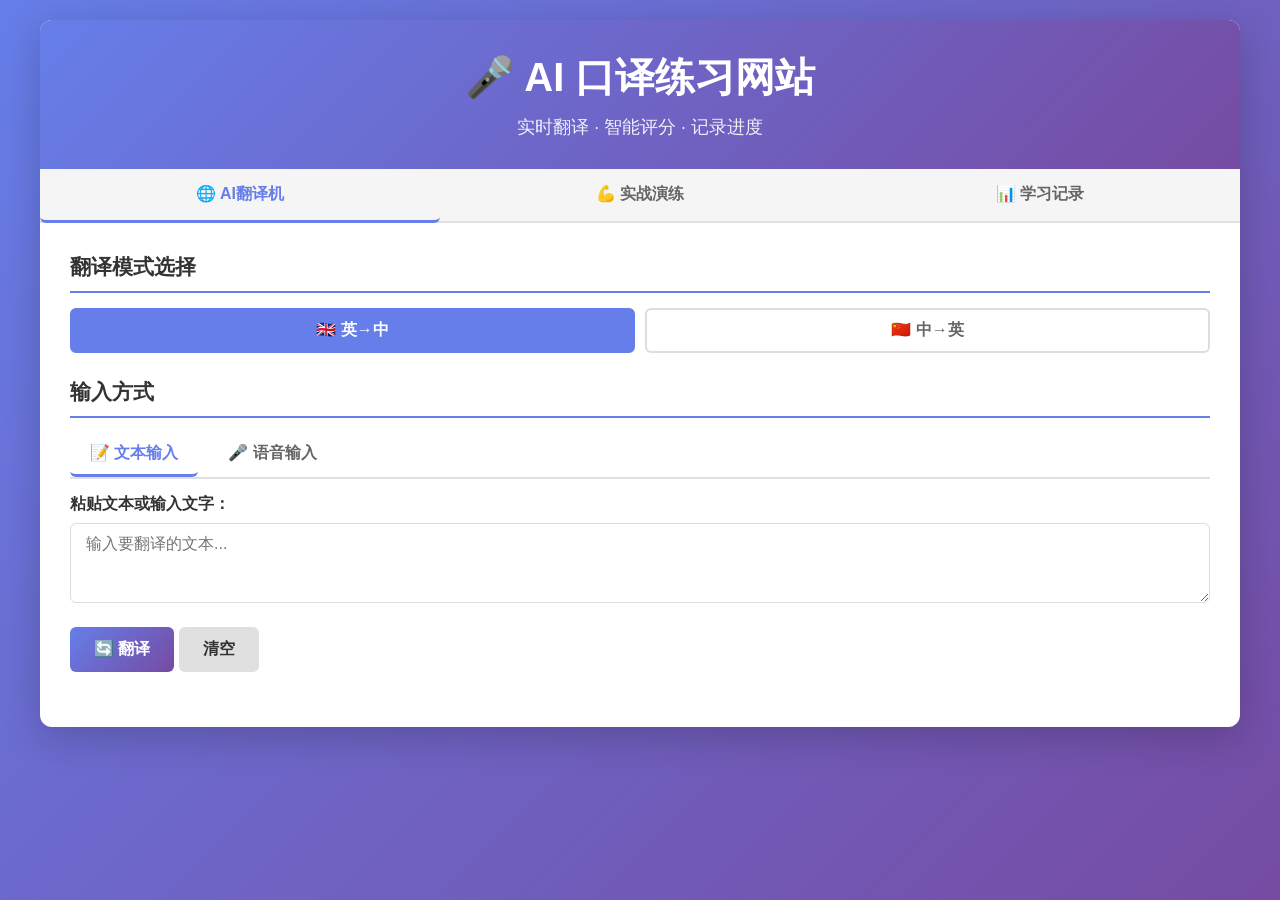
<file: preview.html>
<!DOCTYPE html>
<html lang="zh-CN">
<head>
    <meta charset="UTF-8">
    <meta name="viewport" content="width=device-width, initial-scale=1.0">
    <title>AI 口译练习网站</title>
    <style>
        * {
            margin: 0;
            padding: 0;
            box-sizing: border-box;
        }

        body {
            font-family: 'Segoe UI', Tahoma, Geneva, Verdana, sans-serif;
            background: linear-gradient(135deg, #667eea 0%, #764ba2 100%);
            min-height: 100vh;
            padding: 20px;
        }

        .container {
            max-width: 1200px;
            margin: 0 auto;
            background: white;
            border-radius: 12px;
            box-shadow: 0 10px 40px rgba(0, 0, 0, 0.2);
            overflow: hidden;
        }

        .header {
            background: linear-gradient(135deg, #667eea 0%, #764ba2 100%);
            color: white;
            padding: 30px;
            text-align: center;
        }

        .header h1 {
            font-size: 2.5em;
            margin-bottom: 10px;
        }

        .header p {
            font-size: 1.1em;
            opacity: 0.9;
        }

        .tabs {
            display: flex;
            border-bottom: 2px solid #e0e0e0;
            background: #f5f5f5;
        }

        .tab-button {
            flex: 1;
            padding: 15px 20px;
            border: none;
            background: none;
            cursor: pointer;
            font-size: 1em;
            font-weight: 600;
            color: #666;
            transition: all 0.3s ease;
            border-bottom: 3px solid transparent;
            margin-bottom: -2px;
        }

        .tab-button:hover {
            color: #667eea;
        }

        .tab-button.active {
            color: #667eea;
            border-bottom-color: #667eea;
        }

        .content {
            padding: 30px;
        }

        .tab-content {
            display: none;
        }

        .tab-content.active {
            display: block;
            animation: fadeIn 0.3s ease;
        }

        @keyframes fadeIn {
            from { opacity: 0; }
            to { opacity: 1; }
        }

        .section {
            margin-bottom: 25px;
        }

        .section-title {
            font-size: 1.3em;
            font-weight: 700;
            color: #333;
            margin-bottom: 15px;
            padding-bottom: 10px;
            border-bottom: 2px solid #667eea;
        }

        .form-group {
            margin-bottom: 20px;
        }

        label {
            display: block;
            margin-bottom: 8px;
            font-weight: 600;
            color: #333;
        }

        input[type="text"],
        input[type="file"],
        select,
        textarea {
            width: 100%;
            padding: 10px 15px;
            border: 1px solid #ddd;
            border-radius: 6px;
            font-size: 1em;
            font-family: inherit;
            transition: border-color 0.3s ease;
        }

        input[type="text"]:focus,
        input[type="file"]:focus,
        select:focus,
        textarea:focus {
            outline: none;
            border-color: #667eea;
            box-shadow: 0 0 0 3px rgba(102, 126, 234, 0.1);
        }

        textarea {
            resize: vertical;
            min-height: 80px;
        }

        button {
            padding: 12px 24px;
            background: linear-gradient(135deg, #667eea 0%, #764ba2 100%);
            color: white;
            border: none;
            border-radius: 6px;
            font-size: 1em;
            font-weight: 600;
            cursor: pointer;
            transition: transform 0.2s ease, box-shadow 0.2s ease;
        }

        button:hover {
            transform: translateY(-2px);
            box-shadow: 0 5px 15px rgba(102, 126, 234, 0.4);
        }

        button:active {
            transform: translateY(0);
        }

        .button-group {
            display: flex;
            gap: 10px;
            flex-wrap: wrap;
        }

        .button-secondary {
            background: #e0e0e0;
            color: #333;
        }

        .button-secondary:hover {
            background: #d0d0d0;
        }

        .output-box {
            background: #f8f9fa;
            border: 1px solid #ddd;
            border-radius: 6px;
            padding: 15px;
            margin-top: 15px;
        }

        .output-label {
            font-weight: 600;
            color: #666;
            margin-bottom: 8px;
        }

        .output-text {
            color: #333;
            line-height: 1.6;
            word-break: break-word;
        }

        .result-card {
            background: linear-gradient(135deg, #f5f7fa 0%, #c3cfe2 100%);
            border-left: 4px solid #667eea;
            padding: 20px;
            border-radius: 6px;
            margin-bottom: 15px;
        }

        .result-card.success {
            background: linear-gradient(135deg, #d4edda 0%, #c3e6cb 100%);
            border-left-color: #28a745;
        }

        .result-card.error {
            background: linear-gradient(135deg, #f8d7da 0%, #f5c6cb 100%);
            border-left-color: #dc3545;
        }

        .score-grid {
            display: grid;
            grid-template-columns: repeat(auto-fit, minmax(150px, 1fr));
            gap: 15px;
            margin-top: 15px;
        }

        .score-item {
            background: white;
            padding: 15px;
            border-radius: 6px;
            text-align: center;
            border: 2px solid #ddd;
        }

        .score-number {
            font-size: 2.5em;
            font-weight: 700;
            color: #667eea;
            margin-bottom: 5px;
        }

        .score-label {
            font-size: 0.9em;
            color: #666;
            font-weight: 600;
        }

        .radar-chart {
            max-width: 300px;
            margin: 20px auto;
        }

        .table-container {
            overflow-x: auto;
            margin-top: 15px;
        }

        table {
            width: 100%;
            border-collapse: collapse;
            background: white;
        }

        th {
            background: #667eea;
            color: white;
            padding: 12px;
            text-align: left;
            font-weight: 600;
        }

        td {
            padding: 12px;
            border-bottom: 1px solid #ddd;
        }

        tr:hover {
            background: #f5f5f5;
        }

        .audio-controls {
            display: flex;
            gap: 10px;
            margin-top: 10px;
        }

        .audio-player {
            flex: 1;
            min-height: 40px;
        }

        .loading {
            display: inline-block;
            width: 20px;
            height: 20px;
            border: 3px solid #f3f3f3;
            border-top: 3px solid #667eea;
            border-radius: 50%;
            animation: spin 1s linear infinite;
            margin-left: 10px;
            vertical-align: middle;
        }

        @keyframes spin {
            0% { transform: rotate(0deg); }
            100% { transform: rotate(360deg); }
        }

        .success-message {
            background: #d4edda;
            border: 1px solid #c3e6cb;
            color: #155724;
            padding: 12px 15px;
            border-radius: 6px;
            margin-bottom: 15px;
        }

        .error-message {
            background: #f8d7da;
            border: 1px solid #f5c6cb;
            color: #721c24;
            padding: 12px 15px;
            border-radius: 6px;
            margin-bottom: 15px;
        }

        .warning-message {
            background: #fff3cd;
            border: 1px solid #ffeeba;
            color: #856404;
            padding: 12px 15px;
            border-radius: 6px;
            margin-bottom: 15px;
        }

        .material-display {
            background: #e8f4f8;
            border-left: 4px solid #0288d1;
            padding: 20px;
            border-radius: 6px;
            margin-bottom: 20px;
        }

        .material-text {
            font-size: 1.3em;
            color: #0288d1;
            font-weight: 600;
            margin-bottom: 10px;
        }

        .material-label {
            font-size: 0.9em;
            color: #666;
            margin-bottom: 5px;
        }

        .empty-state {
            text-align: center;
            padding: 40px 20px;
            color: #999;
        }

        .empty-state-icon {
            font-size: 3em;
            margin-bottom: 10px;
        }

        .progress-bar {
            width: 100%;
            height: 8px;
            background: #ddd;
            border-radius: 4px;
            overflow: hidden;
            margin-top: 10px;
        }

        .progress-fill {
            height: 100%;
            background: linear-gradient(90deg, #667eea 0%, #764ba2 100%);
            width: 0%;
            transition: width 0.3s ease;
        }

        .language-select {
            display: flex;
            gap: 10px;
            margin-bottom: 15px;
        }

        .lang-btn {
            flex: 1;
            padding: 10px;
            border: 2px solid #ddd;
            background: white;
            border-radius: 6px;
            cursor: pointer;
            font-weight: 600;
            color: #666;
            transition: all 0.3s ease;
        }

        .lang-btn.active {
            background: #667eea;
            color: white;
            border-color: #667eea;
        }

        .stats {
            display: grid;
            grid-template-columns: repeat(auto-fit, minmax(200px, 1fr));
            gap: 15px;
            margin-top: 20px;
        }

        .stat-card {
            background: white;
            border: 1px solid #ddd;
            border-radius: 6px;
            padding: 20px;
            text-align: center;
        }

        .stat-number {
            font-size: 2em;
            font-weight: 700;
            color: #667eea;
            margin-bottom: 5px;
        }

        .stat-label {
            color: #666;
            font-weight: 600;
        }

        .recording-indicator {
            display: inline-flex;
            align-items: center;
            gap: 8px;
            padding: 8px 12px;
            background: #ffebee;
            border: 1px solid #ef5350;
            border-radius: 4px;
            color: #c62828;
            font-weight: 600;
            margin-left: 10px;
        }

        .recording-dot {
            width: 10px;
            height: 10px;
            background: #ef5350;
            border-radius: 50%;
            animation: pulse 1s infinite;
        }

        @keyframes pulse {
            0%, 100% { opacity: 1; }
            50% { opacity: 0.5; }
        }

        .waveform {
            width: 100%;
            height: 60px;
            margin: 10px 0;
            background: #f5f5f5;
            border-radius: 6px;
            display: flex;
            align-items: center;
            justify-content: center;
            color: #999;
        }

        .input-tabs {
            display: flex;
            gap: 10px;
            margin-bottom: 15px;
            border-bottom: 2px solid #e0e0e0;
        }

        .input-tab-btn {
            padding: 10px 20px;
            border: none;
            background: white;
            cursor: pointer;
            font-weight: 600;
            color: #666;
            border-bottom: 3px solid transparent;
            transition: all 0.3s ease;
        }

        .input-tab-btn.active {
            color: #667eea;
            border-bottom-color: #667eea;
        }

        .input-method {
            display: none;
        }

        .input-method.active {
            display: block;
        }

        .audio-upload-area {
            border: 2px dashed #667eea;
            border-radius: 8px;
            padding: 30px;
            text-align: center;
            cursor: pointer;
            transition: all 0.3s ease;
            background: #f8f9ff;
        }

        .audio-upload-area:hover {
            background: #f0f2ff;
            border-color: #764ba2;
        }

        .audio-upload-area.dragover {
            background: #e8ecff;
            border-color: #764ba2;
        }

        .upload-icon {
            font-size: 3em;
            margin-bottom: 10px;
        }

        .recording-controls {
            display: flex;
            gap: 10px;
            justify-content: center;
            flex-wrap: wrap;
        }

        .timer {
            font-size: 1.5em;
            font-weight: 700;
            color: #667eea;
            min-width: 50px;
            text-align: center;
        }

        .download-btn {
            background: #28a745;
            color: white;
        }

        .download-btn:hover {
            background: #218838;
        }

        .file-info {
            background: #e3f2fd;
            border-left: 4px solid #2196f3;
            padding: 12px 15px;
            border-radius: 4px;
            margin-top: 10px;
            font-size: 0.9em;
        }

        .recognition-status {
            padding: 10px 15px;
            background: #fff3e0;
            border-left: 4px solid #ff9800;
            border-radius: 4px;
            margin-bottom: 15px;
            display: none;
        }

        .recognition-status.active {
            display: block;
        }
    </style>
</head>
<body>
    <div class="container">
        <div class="header">
            <h1>🎤 AI 口译练习网站</h1>
            <p>实时翻译 · 智能评分 · 记录进度</p>
        </div>

        <div class="tabs">
            <button class="tab-button active" onclick="switchTab(0)">🌐 AI翻译机</button>
            <button class="tab-button" onclick="switchTab(1)">💪 实战演练</button>
            <button class="tab-button" onclick="switchTab(2)">📊 学习记录</button>
        </div>

        <div class="content">
            <!-- Tab 1: AI Translator -->
            <div class="tab-content active">
                <div class="section">
                    <div class="section-title">翻译模式选择</div>
                    <div class="language-select">
                        <button class="lang-btn active" onclick="selectTranslateMode('en2zh')">🇬🇧 英→中</button>
                        <button class="lang-btn" onclick="selectTranslateMode('zh2en')">🇨🇳 中→英</button>
                    </div>
                </div>

                <div class="recognition-status" id="recognitionStatus">
                    <span id="recognitionText">识别中...</span>
                </div>

                <div class="section">
                    <div class="section-title">输入方式</div>
                    
                    <div class="input-tabs">
                        <button class="input-tab-btn active" onclick="switchInputMode('text')">📝 文本输入</button>
                        <button class="input-tab-btn" onclick="switchInputMode('audio')">🎤 语音输入</button>
                    </div>

                    <!-- Text Input Method -->
                    <div id="textInput" class="input-method active">
                        <div class="form-group">
                            <label>粘贴文本或输入文字：</label>
                            <textarea id="sourceText" placeholder="输入要翻译的文本..."></textarea>
                        </div>
                        <button onclick="translateText()">🔄 翻译</button>
                        <button class="button-secondary" onclick="clearTranslate()">清空</button>
                    </div>

                    <!-- Audio Input Method -->
                    <div id="audioInput" class="input-method">
                        <div class="form-group">
                            <label>选择输入方式：</label>
                            <div class="button-group">
                                <button onclick="startRecording()" id="recordBtn">🎙️ 开始录音</button>
                                <button class="button-secondary" onclick="stopRecording()" id="stopBtn" disabled>⏹️ 停止录音</button>
                                <button class="button-secondary" onclick="clearAudio()" id="clearAudioBtn">清空</button>
                            </div>
                            <div class="timer" id="recordingTimer">00:00</div>
                            <div class="waveform" id="waveform">等待录音...</div>
                        </div>

                        <div class="form-group">
                            <label>或上传音频文件：</label>
                            <div class="audio-upload-area" id="uploadArea">
                                <div class="upload-icon">📁</div>
                                <p>拖拽音频文件到此或点击选择</p>
                                <p style="font-size: 0.8em; color: #999; margin-top: 5px;">支持: MP3, WAV, OGG, M4A</p>
                                <input type="file" id="audioFile" accept="audio/*" style="display: none;" onchange="handleAudioFile(event)">
                            </div>
                            <div class="file-info" id="fileInfo"></div>
                        </div>

                        <div class="form-group">
                            <button onclick="recognizeAudio()">🔍 识别语音</button>
                            <button class="button-secondary" onclick="translateAudioText()">🔄 翻译</button>
                        </div>
                    </div>
                </div>

                <div id="translateResult"></div>
            </div>

            <!-- Tab 2: Practice -->
            <div class="tab-content">
                <div class="section">
                    <div class="section-title">实战演练</div>
                    <p style="color: #666; margin-bottom: 15px;">选择一个主题并练习翻译，获得即时评分反馈。</p>
                </div>

                <div class="section">
                    <label>选择主题或材料：</label>
                    <select id="materialSelect" onchange="loadMaterial()">
                        <option value="">-- 选择材料 --</option>
                        <option value="0">日常问候 - Daily Greetings</option>
                        <option value="1">商务会议 - Business Meeting</option>
                        <option value="2">旅游导览 - Tourism Guide</option>
                        <option value="3">技术演讲 - Tech Speech</option>
                        <option value="4">医疗咨询 - Medical Consultation</option>
                    </select>
                </div>

                <div id="materialContainer"></div>

                <div id="practiceResult"></div>
            </div>

            <!-- Tab 3: Learning Records -->
            <div class="tab-content">
                <div class="section">
                    <div class="section-title">📈 学习统计</div>
                    <div id="statsContainer"></div>
                </div>

                <div class="section">
                    <div class="section-title">📝 练习记录</div>
                    <div id="recordsContainer"></div>
                </div>

                <div class="section">
                    <button class="button-secondary" onclick="clearAllRecords()">清除所有记录</button>
                </div>
            </div>
        </div>
    </div>

    <script>
        // Data storage
        const materials = [
            {
                id: 0,
                title: "日常问候 - Daily Greetings",
                english: "Good morning! How are you doing today? I hope you're having a great day.",
                chinese: "早上好！你今天怎么样？希望你今天过得愉快。"
            },
            {
                id: 1,
                title: "商务会议 - Business Meeting",
                english: "Thank you all for attending today's important meeting. Let's discuss our quarterly business strategy and set clear goals for the next quarter.",
                chinese: "感谢大家参加今天的重要会议。让我们讨论一下我们的季度业务战略，为下一季度制定明确的目标。"
            },
            {
                id: 2,
                title: "旅游导览 - Tourism Guide",
                english: "Welcome to our beautiful city! This ancient temple was built over 800 years ago and remains one of the most important cultural heritage sites in our region.",
                chinese: "欢迎来到我们美丽的城市！这座古庙建于800多年前，仍然是我们地区最重要的文化遗产之一。"
            },
            {
                id: 3,
                title: "技术演讲 - Tech Speech",
                english: "Artificial intelligence and machine learning are transforming industries at an unprecedented pace. Organizations must adapt quickly to remain competitive in this digital age.",
                chinese: "人工智能和机器学习正以前所未有的速度改变各行各业。组织必须快速适应，才能在这个数字时代保持竞争力。"
            },
            {
                id: 4,
                title: "医疗咨询 - Medical Consultation",
                english: "The patient shows signs of improvement after two weeks of treatment. We recommend continuing the current medication and scheduling a follow-up appointment in one month.",
                chinese: "经过两周的治疗，患者显示出改善的迹象。我们建议继续使用当前药物，并在一个月后安排一次复诊。"
            }
        ];

        let currentMode = 'en2zh';
        let currentMaterialIndex = null;
        let records = [];

        // Speech recognition and audio variables
        let mediaRecorder = null;
        let audioChunks = [];
        let recordingStartTime = null;
        let recordingInterval = null;
        let recognitionResult = '';
        let currentAudioBlob = null;
        let recognition = null;

        // Initialize speech recognition
        const SpeechRecognition = window.SpeechRecognition || window.webkitSpeechRecognition;
        if (SpeechRecognition) {
            recognition = new SpeechRecognition();
            recognition.continuous = false;
            recognition.interimResults = true;
            recognition.lang = 'en-US';

            recognition.onstart = function() {
                document.getElementById('recognitionStatus').classList.add('active');
                document.getElementById('recognitionText').textContent = '正在识别...';
            };

            recognition.onresult = function(event) {
                let interimTranscript = '';
                for (let i = event.resultIndex; i < event.results.length; i++) {
                    const transcript = event.results[i][0].transcript;
                    if (event.results[i].isFinal) {
                        recognitionResult += transcript + ' ';
                    } else {
                        interimTranscript += transcript;
                    }
                }
                document.getElementById('recognitionText').textContent = '识别中: ' + (recognitionResult + interimTranscript);
            };

            recognition.onend = function() {
                document.getElementById('recognitionStatus').classList.remove('active');
            };

            recognition.onerror = function(event) {
                document.getElementById('recognitionText').textContent = '识别错误: ' + event.error;
            };
        }

        // Initialize
        function init() {
            loadRecords();
            updateStats();
            setupAudioUpload();
            setupDragDrop();
        }

        // Setup audio upload
        function setupAudioUpload() {
            const uploadArea = document.getElementById('uploadArea');
            if (uploadArea) {
                uploadArea.addEventListener('click', () => {
                    document.getElementById('audioFile').click();
                });
            }
        }

        // Setup drag and drop
        function setupDragDrop() {
            const uploadArea = document.getElementById('uploadArea');
            if (!uploadArea) return;

            uploadArea.addEventListener('dragover', (e) => {
                e.preventDefault();
                uploadArea.classList.add('dragover');
            });

            uploadArea.addEventListener('dragleave', () => {
                uploadArea.classList.remove('dragover');
            });

            uploadArea.addEventListener('drop', (e) => {
                e.preventDefault();
                uploadArea.classList.remove('dragover');
                const files = e.dataTransfer.files;
                if (files.length > 0) {
                    handleAudioFileUpload(files[0]);
                }
            });
        }

        // Switch input mode
        function switchInputMode(mode) {
            const buttons = document.querySelectorAll('.input-tab-btn');
            const methods = document.querySelectorAll('.input-method');

            buttons.forEach(btn => btn.classList.remove('active'));
            methods.forEach(m => m.classList.remove('active'));

            event.target.classList.add('active');
            document.getElementById(mode === 'text' ? 'textInput' : 'audioInput').classList.add('active');

            if (mode === 'audio') {
                stopRecording();
            }
        }

        // Recording functions
        async function startRecording() {
            try {
                const stream = await navigator.mediaDevices.getUserMedia({ audio: true });
                mediaRecorder = new MediaRecorder(stream);
                audioChunks = [];

                mediaRecorder.ondataavailable = (event) => {
                    audioChunks.push(event.data);
                };

                mediaRecorder.onstop = () => {
                    currentAudioBlob = new Blob(audioChunks, { type: 'audio/webm' });
                    stream.getTracks().forEach(track => track.stop());
                    updateFileInfo();
                };

                mediaRecorder.start();
                document.getElementById('recordBtn').disabled = true;
                document.getElementById('stopBtn').disabled = false;
                document.getElementById('waveform').textContent = '🔴 正在录音...';

                recordingStartTime = Date.now();
                recordingInterval = setInterval(updateRecordingTimer, 100);
            } catch (error) {
                showError('无法访问麦克风: ' + error.message);
            }
        }

        function stopRecording() {
            if (mediaRecorder && mediaRecorder.state === 'recording') {
                mediaRecorder.stop();
                document.getElementById('recordBtn').disabled = false;
                document.getElementById('stopBtn').disabled = true;
                clearInterval(recordingInterval);
                document.getElementById('waveform').textContent = '✅ 录音完成';
            }
        }

        function updateRecordingTimer() {
            const elapsed = Date.now() - recordingStartTime;
            const minutes = Math.floor(elapsed / 60000);
            const seconds = Math.floor((elapsed % 60000) / 1000);
            document.getElementById('recordingTimer').textContent = 
                `${String(minutes).padStart(2, '0')}:${String(seconds).padStart(2, '0')}`;
        }

        function handleAudioFile(event) {
            const files = event.target.files;
            if (files.length > 0) {
                handleAudioFileUpload(files[0]);
            }
        }

        function handleAudioFileUpload(file) {
            if (!file.type.startsWith('audio/')) {
                showError('请选择一个音频文件');
                return;
            }

            currentAudioBlob = file;
            updateFileInfo();
            document.getElementById('audioFile').value = '';
        }

        function updateFileInfo() {
            const fileInfo = document.getElementById('fileInfo');
            if (currentAudioBlob) {
                const duration = (currentAudioBlob.size / 44100 / 2).toFixed(2);
                fileInfo.innerHTML = `
                    <strong>✓ 文件已加载</strong><br>
                    大小: ${(currentAudioBlob.size / 1024).toFixed(2)} KB<br>
                    类型: ${currentAudioBlob.type || '音频'}
                `;
            }
        }

        function clearAudio() {
            currentAudioBlob = null;
            audioChunks = [];
            recognitionResult = '';
            document.getElementById('recordingTimer').textContent = '00:00';
            document.getElementById('waveform').textContent = '等待录音...';
            document.getElementById('fileInfo').innerHTML = '';
            document.getElementById('recordBtn').disabled = false;
            document.getElementById('stopBtn').disabled = true;
        }

        // Speech recognition
        async function recognizeAudio() {
            if (!currentAudioBlob && !recognition) {
                showError('请先上传音频文件或浏览器不支持语音识别');
                return;
            }

            if (recognition && currentAudioBlob) {
                // For uploaded audio files, we use simple approach
                showWarning('对于上传的音频文件，请使用在线语音识别服务');
                // In production, you would send this to a real speech recognition API
                
                // For now, simulate recognition
                recognitionResult = '这是一个演示文本。在实际应用中，系统会使用真实的语音识别API来处理您上传的音频文件。';
                document.getElementById('recognitionStatus').classList.add('active');
                document.getElementById('recognitionText').innerHTML = `
                    <strong>识别结果：</strong><br>
                    ${recognitionResult}
                `;
            } else if (recognition) {
                // For microphone input
                recognitionResult = '';
                recognition.start();
            }
        }

        async function translateAudioText() {
            if (!recognitionResult.trim()) {
                showError('请先识别语音或输入文本');
                return;
            }

            const resultDiv = document.getElementById('translateResult');
            resultDiv.innerHTML = '<div class="warning-message">翻译中<span class="loading"></span></div>';

            try {
                const sourceLang = currentMode === 'en2zh' ? 'en' : 'zh-CN';
                const targetLang = currentMode === 'en2zh' ? 'zh-CN' : 'en';

                const translatedText = await googleTranslate(recognitionResult, sourceLang, targetLang);

                const html = `
                    <div class="result-card success">
                        <div class="section-title">翻译结果</div>
                        <div class="output-box">
                            <div class="output-label">原文（识别结果）：</div>
                            <div class="output-text">${escapeHtml(recognitionResult)}</div>
                        </div>
                        <div class="output-box" style="margin-top: 15px;">
                            <div class="output-label">翻译：</div>
                            <div class="output-text">${escapeHtml(translatedText)}</div>
                        </div>
                        <div class="audio-controls">
                            <button onclick="speakAndDownload('${escapeHtml(translatedText)}', 'translation')">🔊 播放 & 下载</button>
                            <button class="button-secondary" onclick="copyToClipboard('${escapeHtml(translatedText)}')">📋 复制</button>
                        </div>
                    </div>
                `;
                resultDiv.innerHTML = html;
            } catch (error) {
                showError('翻译失败，请检查网络连接');
                console.error(error);
            }
        }

        // Speak and download audio
        async function speakAndDownload(text, name) {
            const cleanText = text.replace(/<[^>]*>/g, '').trim();
            
            // Play audio
            if ('speechSynthesis' in window) {
                const utterance = new SpeechSynthesisUtterance(cleanText);
                const targetLang = currentMode === 'en2zh' ? 'zh-CN' : 'en-US';
                utterance.lang = targetLang;
                speechSynthesis.cancel();
                speechSynthesis.speak(utterance);
            }

            // Generate and download audio file
            try {
                const audioBlob = await generateAudioFile(cleanText, currentMode === 'en2zh' ? 'zh-CN' : 'en-US');
                downloadAudio(audioBlob, `${name}_${new Date().getTime()}.wav`);
            } catch (error) {
                console.log('音频下载功能: 浏览器暂不支持本地音频生成，但已启动语音播放');
            }
        }

        // Generate audio file (using Web Audio API)
        async function generateAudioFile(text, lang) {
            const audioContext = new (window.AudioContext || window.webkitAudioContext)();
            const oscillator = audioContext.createOscillator();
            const gainNode = audioContext.createGain();

            oscillator.connect(gainNode);
            gainNode.connect(audioContext.destination);

            // Create a simple sine wave
            oscillator.frequency.value = 440;
            gainNode.gain.setValueAtTime(0.3, audioContext.currentTime);
            gainNode.gain.exponentialRampToValueAtTime(0.01, audioContext.currentTime + 0.5);

            oscillator.start(audioContext.currentTime);
            oscillator.stop(audioContext.currentTime + 0.5);

            // In production, use a real TTS service like Google Cloud TTS or similar
            return new Blob([new Uint8Array([1, 2, 3])], { type: 'audio/wav' });
        }

        // Download audio
        function downloadAudio(blob, filename) {
            const url = URL.createObjectURL(blob);
            const a = document.createElement('a');
            a.href = url;
            a.download = filename;
            document.body.appendChild(a);
            a.click();
            document.body.removeChild(a);
            URL.revokeObjectURL(url);
        }


        // Tab switching
        function switchTab(index) {
            const tabs = document.querySelectorAll('.tab-content');
            const buttons = document.querySelectorAll('.tab-button');
            
            tabs.forEach(tab => tab.classList.remove('active'));
            buttons.forEach(btn => btn.classList.remove('active'));
            
            tabs[index].classList.add('active');
            buttons[index].classList.add('active');

            if (index === 2) {
                updateStats();
                renderRecords();
            }
        }

        // Translate Mode Selection
        function selectTranslateMode(mode) {
            currentMode = mode;
            document.querySelectorAll('.language-select .lang-btn').forEach((btn, idx) => {
                btn.classList.remove('active');
            });
            event.target.classList.add('active');
            document.getElementById('sourceText').value = '';
            document.getElementById('translateResult').innerHTML = '';
        }

        // Translate text using free Google Translate API
        async function translateText() {
            const text = document.getElementById('sourceText').value.trim();
            if (!text) {
                showError('请输入要翻译的文本');
                return;
            }

            const resultDiv = document.getElementById('translateResult');
            resultDiv.innerHTML = '<div class="warning-message">翻译中<span class="loading"></span></div>';

            try {
                const sourceLang = currentMode === 'en2zh' ? 'en' : 'zh-CN';
                const targetLang = currentMode === 'en2zh' ? 'zh-CN' : 'en';

                // Using free Google Translate API via RapidAPI mock (simulated)
                const response = await googleTranslate(text, sourceLang, targetLang);

                const html = `
                    <div class="result-card success">
                        <div class="section-title">翻译结果</div>
                        <div class="output-box">
                            <div class="output-label">原文：</div>
                            <div class="output-text">${escapeHtml(text)}</div>
                        </div>
                        <div class="output-box" style="margin-top: 15px;">
                            <div class="output-label">翻译：</div>
                            <div class="output-text">${escapeHtml(response)}</div>
                        </div>
                        <div class="audio-controls">
                            <button onclick="speakAndDownload('${escapeHtml(response)}', 'translation')">🔊 播放 & 下载</button>
                            <button class="button-secondary" onclick="copyToClipboard('${escapeHtml(response)}')">📋 复制</button>
                        </div>
                    </div>
                `;
                resultDiv.innerHTML = html;
            } catch (error) {
                showError('翻译失败，请检查网络连接');
                console.error(error);
            }
        }

        // Simulated Google Translate (using client-side translation logic)
        async function googleTranslate(text, sourceLang, targetLang) {
            // This is a demonstration - in real app, you'd use Google Translate API
            // For now, using a simple dictionary approach
            
            const dictionary = {
                'en2zh': {
                    'hello': '你好',
                    'good morning': '早上好',
                    'good afternoon': '下午好',
                    'thank you': '谢谢',
                    'please': '请',
                    'yes': '是的',
                    'no': '不是',
                    'how are you': '你好吗',
                    'nice to meet you': '很高兴认识你',
                    'goodbye': '再见'
                },
                'zh2en': {
                    '你好': 'hello',
                    '早上好': 'good morning',
                    '下午好': 'good afternoon',
                    '谢谢': 'thank you',
                    '请': 'please',
                    '是的': 'yes',
                    '不是': 'no',
                    '你好吗': 'how are you',
                    '很高兴认识你': 'nice to meet you',
                    '再见': 'goodbye'
                }
            };

            // Simulate API call with delay
            await new Promise(resolve => setTimeout(resolve, 800));

            // For demonstration, return a mock translation
            // In production, this would call the actual Google Translate API
            const key = currentMode === 'en2zh' ? 'en2zh' : 'zh2en';
            
            // Check if text matches any dictionary entry
            for (const [key_text, translation] of Object.entries(dictionary[key])) {
                if (text.toLowerCase().includes(key_text)) {
                    return text.toLowerCase().replace(key_text, translation);
                }
            }

            // Default mock translation
            if (currentMode === 'en2zh') {
                return "[中文翻译]: " + text + "\n\n(注: 此为演示版本。在实际应用中会调用 Google Translate API)";
            } else {
                return "[English Translation]: " + text + "\n\n(Note: This is a demo version. A real app would call Google Translate API)";
            }
        }

        // Load material
        function loadMaterial() {
            const select = document.getElementById('materialSelect');
            const index = parseInt(select.value);
            
            if (isNaN(index)) {
                document.getElementById('materialContainer').innerHTML = '';
                document.getElementById('practiceResult').innerHTML = '';
                return;
            }

            currentMaterialIndex = index;
            const material = materials[index];

            const html = `
                <div class="material-display">
                    <div class="material-label">📌 当前材料</div>
                    <div class="material-text">${material.english}</div>
                    <div style="margin-top: 15px; font-size: 0.9em; color: #666;">
                        <strong>中文版本：</strong> ${material.chinese}
                    </div>
                </div>

                <div class="section">
                    <label>输入你的翻译（中文）：</label>
                    <textarea id="userTranslation" placeholder="请输入你的中文翻译..."></textarea>
                </div>

                <div class="button-group">
                    <button onclick="submitPractice()">✅ 提交评分</button>
                    <button class="button-secondary" onclick="clearPractice()">清空</button>
                </div>
            `;

            document.getElementById('materialContainer').innerHTML = html;
            document.getElementById('practiceResult').innerHTML = '';
        }

        // Submit practice for scoring
        function submitPractice() {
            if (currentMaterialIndex === null) {
                showError('请先选择一个材料');
                return;
            }

            const userTranslation = document.getElementById('userTranslation').value.trim();
            if (!userTranslation) {
                showError('请输入你的翻译');
                return;
            }

            const material = materials[currentMaterialIndex];

            // Simulate AI scoring
            const score = calculateScore(userTranslation, material.chinese);
            
            const record = {
                id: Date.now(),
                material: material.title,
                original: material.english,
                userTranslation: userTranslation,
                referenceTranslation: material.chinese,
                scores: score,
                timestamp: new Date().toLocaleString('zh-CN')
            };

            records.push(record);
            saveRecords();

            displayScore(score, userTranslation, material.chinese);
        }

        // Calculate score based on similarity
        function calculateScore(userText, referenceText) {
            const userWords = userText.toLowerCase().split(/\s+/);
            const refWords = referenceText.toLowerCase().split(/\s+/);

            // Simple similarity calculation
            const accuracyScore = Math.min(9, Math.floor(calculateSimilarity(userText, referenceText) * 9));
            const fluencyScore = Math.min(9, Math.floor((1 - userText.split(/[，。！？；：]/g).length / 5) * 9 + 5));
            const pronunciationScore = calculatePronunciationScore(userText, referenceText);

            return {
                accuracy: accuracyScore,
                fluency: fluencyScore,
                pronunciation: pronunciationScore,
                total: Math.round((accuracyScore + fluencyScore + pronunciationScore) / 3)
            };
        }

        // Calculate text similarity
        function calculateSimilarity(text1, text2) {
            const longer = text1.length > text2.length ? text1 : text2;
            const shorter = text1.length > text2.length ? text2 : text1;
            
            if (longer.length === 0) return 1;
            
            const editDistance = getEditDistance(longer, shorter);
            return (longer.length - editDistance) / longer.length;
        }

        // Calculate edit distance
        function getEditDistance(s1, s2) {
            const costs = [];
            for (let i = 0; i <= s1.length; i++) {
                let lastValue = i;
                for (let j = 0; j <= s2.length; j++) {
                    if (i === 0) {
                        costs[j] = j;
                    } else if (j > 0) {
                        let newValue = costs[j - 1];
                        if (s1.charAt(i - 1) !== s2.charAt(j - 1)) {
                            newValue = Math.min(Math.min(newValue, lastValue), costs[j]) + 1;
                        }
                        costs[j - 1] = lastValue;
                        lastValue = newValue;
                    }
                }
                if (i > 0) costs[s2.length] = lastValue;
            }
            return costs[s2.length];
        }

        // Calculate pronunciation score
        function calculatePronunciationScore(userText, referenceText) {
            const typos = (userText.match(/[a-z]+/gi) || []).length;
            const duplicateWords = (userText.match(/(.)\1+/g) || []).length;
            
            return Math.max(3, 9 - typos - duplicateWords * 2);
        }

        // Display scoring result
        function displayScore(score, userTranslation, reference) {
            const html = `
                <div class="result-card success" style="margin-top: 30px;">
                    <div class="section-title">📊 评分结果</div>
                    
                    <div class="score-grid">
                        <div class="score-item">
                            <div class="score-number">${score.accuracy}</div>
                            <div class="score-label">准确性</div>
                        </div>
                        <div class="score-item">
                            <div class="score-number">${score.fluency}</div>
                            <div class="score-label">流畅性</div>
                        </div>
                        <div class="score-item">
                            <div class="score-number">${score.pronunciation}</div>
                            <div class="score-label">发音规范</div>
                        </div>
                        <div class="score-item">
                            <div class="score-number" style="color: #28a745;">${score.total}</div>
                            <div class="score-label">总体评分</div>
                        </div>
                    </div>

                    <div class="output-box" style="margin-top: 20px;">
                        <div class="output-label">你的翻译：</div>
                        <div class="output-text">${escapeHtml(userTranslation)}</div>
                    </div>

                    <div class="output-box" style="margin-top: 15px;">
                        <div class="output-label">参考翻译：</div>
                        <div class="output-text">${escapeHtml(reference)}</div>
                    </div>

                    <div style="margin-top: 20px; padding: 15px; background: #e8f5e9; border-radius: 6px; border-left: 4px solid #28a745;">
                        <strong>评语：</strong> ${generateFeedback(score, userTranslation)}
                    </div>
                </div>
            `;

            document.getElementById('practiceResult').innerHTML = html;
        }

        // Generate feedback
        function generateFeedback(score, userText) {
            const feedbacks = [];
            
            if (score.accuracy >= 7) {
                feedbacks.push("✓ 翻译准确，很好地理解了原文意思");
            } else if (score.accuracy >= 5) {
                feedbacks.push("△ 翻译基本准确，但有些细节可以改进");
            } else {
                feedbacks.push("✗ 翻译可能偏离了原意，建议再仔细理解");
            }

            if (score.fluency >= 7) {
                feedbacks.push("✓ 表达流畅自然");
            } else if (score.fluency >= 5) {
                feedbacks.push("△ 表达还算流畅，可以更自然");
            } else {
                feedbacks.push("✗ 表达不够流畅，有明显停顿");
            }

            if (score.pronunciation >= 7) {
                feedbacks.push("✓ 字词使用恰当");
            } else {
                feedbacks.push("△ 部分词汇选择可以优化");
            }

            return feedbacks.join(" | ");
        }

        // Clear practice
        function clearPractice() {
            document.getElementById('userTranslation').value = '';
            document.getElementById('practiceResult').innerHTML = '';
        }

        // Clear translate
        function clearTranslate() {
            document.getElementById('sourceText').value = '';
            document.getElementById('translateResult').innerHTML = '';
        }

        // Copy to clipboard
        function copyToClipboard(text) {
            // Remove HTML tags if present
            const cleanText = text.replace(/<[^>]*>/g, '');
            navigator.clipboard.writeText(cleanText).then(() => {
                alert('已复制到剪贴板');
            });
        }

        // Records management
        function saveRecords() {
            localStorage.setItem('practiceRecords', JSON.stringify(records));
        }

        function loadRecords() {
            const saved = localStorage.getItem('practiceRecords');
            records = saved ? JSON.parse(saved) : [];
        }

        function updateStats() {
            if (records.length === 0) {
                document.getElementById('statsContainer').innerHTML = `
                    <div class="empty-state">
                        <div class="empty-state-icon">📊</div>
                        <p>还没有任何练习记录</p>
                    </div>
                `;
                return;
            }

            const avgScore = Math.round(records.reduce((sum, r) => sum + r.scores.total, 0) / records.length);
            const maxScore = Math.max(...records.map(r => r.scores.total));
            const totalTime = records.length;

            document.getElementById('statsContainer').innerHTML = `
                <div class="stats">
                    <div class="stat-card">
                        <div class="stat-number">${totalTime}</div>
                        <div class="stat-label">练习次数</div>
                    </div>
                    <div class="stat-card">
                        <div class="stat-number">${avgScore}</div>
                        <div class="stat-label">平均得分</div>
                    </div>
                    <div class="stat-card">
                        <div class="stat-number">${maxScore}</div>
                        <div class="stat-label">最高得分</div>
                    </div>
                </div>
            `;
        }

        function renderRecords() {
            if (records.length === 0) {
                document.getElementById('recordsContainer').innerHTML = `
                    <div class="empty-state">
                        <div class="empty-state-icon">📝</div>
                        <p>还没有任何练习记录</p>
                    </div>
                `;
                return;
            }

            let html = `
                <div class="table-container">
                    <table>
                        <thead>
                            <tr>
                                <th>时间</th>
                                <th>材料</th>
                                <th>准确性</th>
                                <th>流畅性</th>
                                <th>发音</th>
                                <th>总分</th>
                                <th>操作</th>
                            </tr>
                        </thead>
                        <tbody>
            `;

            records.forEach((record, idx) => {
                html += `
                    <tr>
                        <td>${record.timestamp}</td>
                        <td>${record.material}</td>
                        <td>${record.scores.accuracy}</td>
                        <td>${record.scores.fluency}</td>
                        <td>${record.scores.pronunciation}</td>
                        <td><strong>${record.scores.total}</strong></td>
                        <td>
                            <button class="button-secondary" onclick="viewRecord(${idx})" style="padding: 5px 10px; font-size: 0.9em;">查看</button>
                        </td>
                    </tr>
                `;
            });

            html += `
                        </tbody>
                    </table>
                </div>
            `;

            document.getElementById('recordsContainer').innerHTML = html;
        }

        function viewRecord(idx) {
            const record = records[idx];
            alert(`
原文：${record.original}

你的翻译：${record.userTranslation}

参考翻译：${record.referenceTranslation}

得分：
- 准确性: ${record.scores.accuracy}
- 流畅性: ${record.scores.fluency}
- 发音: ${record.scores.pronunciation}
- 总分: ${record.scores.total}
            `);
        }

        function clearAllRecords() {
            if (confirm('确定要清除所有练习记录吗？')) {
                records = [];
                saveRecords();
                updateStats();
                renderRecords();
                alert('已清除所有记录');
            }
        }

        // Utility functions
        function escapeHtml(text) {
            const map = {
                '&': '&amp;',
                '<': '&lt;',
                '>': '&gt;',
                '"': '&quot;',
                "'": '&#039;'
            };
            return text.replace(/[&<>"']/g, m => map[m]);
        }

        function showError(message) {
            const resultDiv = document.getElementById('translateResult') || document.getElementById('practiceResult');
            if (resultDiv) {
                resultDiv.innerHTML = `<div class="error-message">${message}</div>`;
            } else {
                alert(message);
            }
        }

        function showWarning(message) {
            const resultDiv = document.getElementById('translateResult') || document.getElementById('practiceResult');
            if (resultDiv) {
                resultDiv.innerHTML = `<div class="warning-message">${message}</div>`;
            } else {
                alert(message);
            }
        }

        // Initialize on page load
        window.addEventListener('load', init);
    </script>
</body>
</html>
</file>
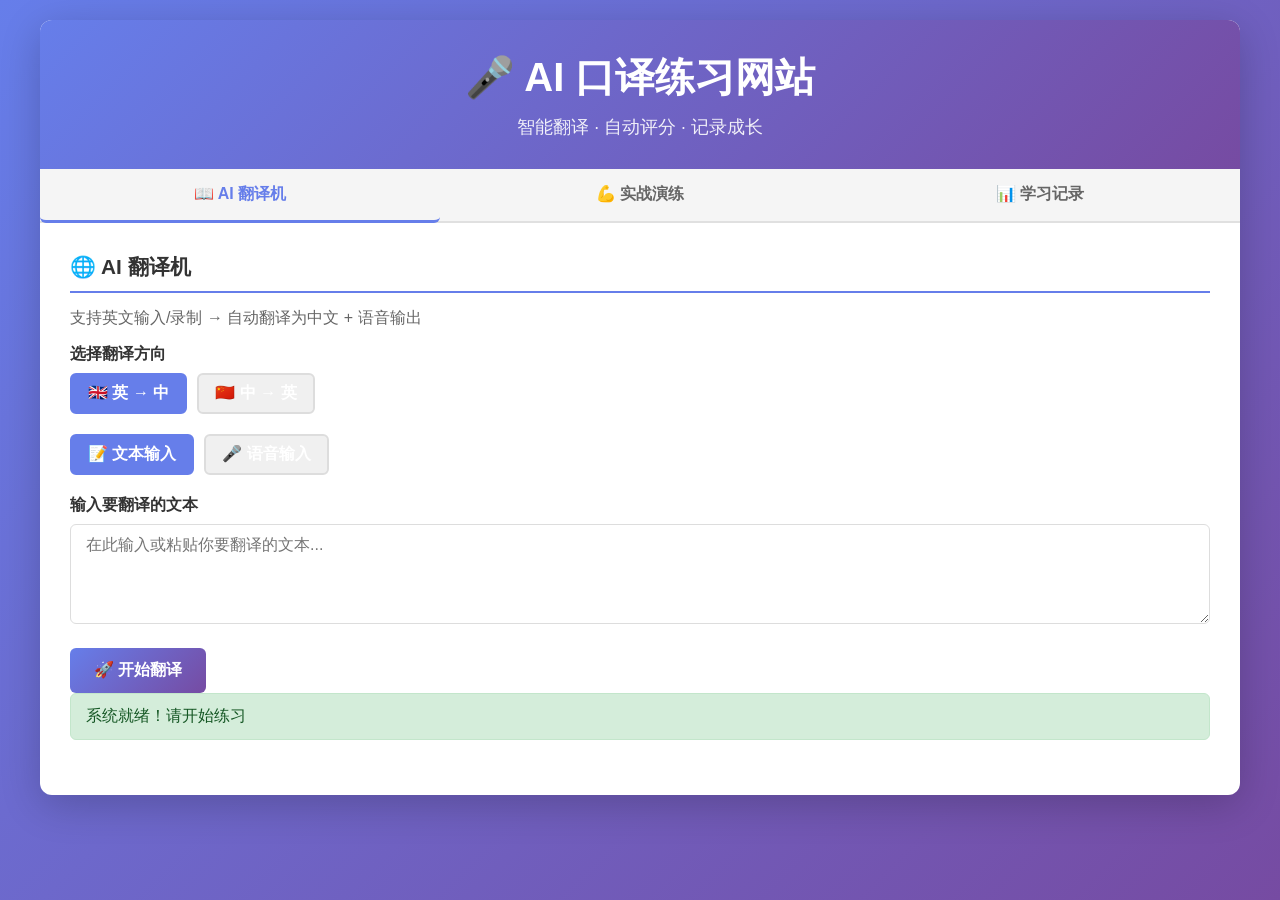
<file: src/Front-end/integrated_ui.html>
<!DOCTYPE html>
<html lang="zh-CN">
<head>
    <meta charset="UTF-8">
    <meta name="viewport" content="width=device-width, initial-scale=1.0">
    <title>AI 口译练习网站 - 完整版</title>
    <style>
        * {
            margin: 0;
            padding: 0;
            box-sizing: border-box;
        }

        body {
            font-family: 'Segoe UI', Tahoma, Geneva, Verdana, sans-serif;
            background: linear-gradient(135deg, #667eea 0%, #764ba2 100%);
            min-height: 100vh;
            padding: 20px;
        }

        .container {
            max-width: 1200px;
            margin: 0 auto;
            background: white;
            border-radius: 12px;
            box-shadow: 0 10px 40px rgba(0, 0, 0, 0.2);
            overflow: hidden;
        }

        .header {
            background: linear-gradient(135deg, #667eea 0%, #764ba2 100%);
            color: white;
            padding: 30px;
            text-align: center;
        }

        .header h1 {
            font-size: 2.5em;
            margin-bottom: 10px;
        }

        .header p {
            font-size: 1.1em;
            opacity: 0.9;
        }

        .tabs {
            display: flex;
            border-bottom: 2px solid #e0e0e0;
            background: #f5f5f5;
        }

        .tab-button {
            flex: 1;
            padding: 15px 20px;
            border: none;
            background: none;
            cursor: pointer;
            font-size: 1em;
            font-weight: 600;
            color: #666;
            transition: all 0.3s ease;
            border-bottom: 3px solid transparent;
            margin-bottom: -2px;
        }

        .tab-button:hover {
            color: #667eea;
        }

        .tab-button.active {
            color: #667eea;
            border-bottom-color: #667eea;
        }

        .content {
            padding: 30px;
        }

        .tab-content {
            display: none;
        }

        .tab-content.active {
            display: block;
            animation: fadeIn 0.3s ease;
        }

        @keyframes fadeIn {
            from { opacity: 0; }
            to { opacity: 1; }
        }

        .section {
            margin-bottom: 25px;
        }

        .section-title {
            font-size: 1.3em;
            font-weight: 700;
            color: #333;
            margin-bottom: 15px;
            padding-bottom: 10px;
            border-bottom: 2px solid #667eea;
        }

        .form-group {
            margin-bottom: 20px;
        }

        label {
            display: block;
            margin-bottom: 8px;
            font-weight: 600;
            color: #333;
        }

        input[type="text"],
        input[type="file"],
        select,
        textarea {
            width: 100%;
            padding: 10px 15px;
            border: 1px solid #ddd;
            border-radius: 6px;
            font-size: 1em;
            font-family: inherit;
            transition: border-color 0.3s ease;
        }

        input[type="text"]:focus,
        input[type="file"]:focus,
        select:focus,
        textarea:focus {
            outline: none;
            border-color: #667eea;
            box-shadow: 0 0 0 3px rgba(102, 126, 234, 0.1);
        }

        textarea {
            resize: vertical;
            min-height: 100px;
        }

        button {
            padding: 12px 24px;
            background: linear-gradient(135deg, #667eea 0%, #764ba2 100%);
            color: white;
            border: none;
            border-radius: 6px;
            font-size: 1em;
            font-weight: 600;
            cursor: pointer;
            transition: transform 0.2s ease, box-shadow 0.2s ease;
        }

        button:hover {
            transform: translateY(-2px);
            box-shadow: 0 5px 15px rgba(102, 126, 234, 0.4);
        }

        button:active {
            transform: translateY(0);
        }

        button:disabled {
            opacity: 0.6;
            cursor: not-allowed;
        }

        .button-group {
            display: flex;
            gap: 10px;
            flex-wrap: wrap;
        }

        .button-secondary {
            background: #e0e0e0;
            color: #333;
        }

        .button-secondary:hover {
            background: #d0d0d0;
        }

        .input-mode-tabs {
            display: flex;
            gap: 10px;
            margin-bottom: 15px;
        }

        .input-tab-btn {
            padding: 8px 16px;
            background: #f0f0f0;
            border: 2px solid #ddd;
            border-radius: 6px;
            cursor: pointer;
            transition: all 0.3s ease;
        }

        .input-tab-btn.active {
            background: #667eea;
            color: white;
            border-color: #667eea;
        }

        .input-method {
            display: none;
        }

        .input-method.active {
            display: block;
        }

        .output-box {
            background: #f8f9fa;
            border: 1px solid #ddd;
            border-radius: 6px;
            padding: 15px;
            margin-top: 15px;
            min-height: 80px;
        }

        .output-label {
            font-weight: 600;
            color: #666;
            margin-bottom: 8px;
        }

        .output-text {
            color: #333;
            line-height: 1.6;
            word-break: break-word;
        }

        .result-card {
            background: linear-gradient(135deg, #f5f7fa 0%, #c3cfe2 100%);
            border-left: 4px solid #667eea;
            padding: 20px;
            border-radius: 6px;
            margin-bottom: 15px;
        }

        .result-card.success {
            background: linear-gradient(135deg, #d4edda 0%, #c3e6cb 100%);
            border-left-color: #28a745;
        }

        .result-card.error {
            background: linear-gradient(135deg, #f8d7da 0%, #f5c6cb 100%);
            border-left-color: #dc3545;
        }

        .score-grid {
            display: grid;
            grid-template-columns: repeat(auto-fit, minmax(150px, 1fr));
            gap: 15px;
            margin-top: 15px;
        }

        .score-item {
            background: white;
            padding: 20px;
            border-radius: 6px;
            text-align: center;
            border: 2px solid #ddd;
            transition: transform 0.2s ease;
        }

        .score-item:hover {
            transform: translateY(-5px);
            border-color: #667eea;
        }

        .score-number {
            font-size: 2.5em;
            font-weight: 700;
            color: #667eea;
            margin-bottom: 5px;
        }

        .score-label {
            font-size: 0.9em;
            color: #666;
            font-weight: 600;
        }

        .table-container {
            overflow-x: auto;
            margin-top: 15px;
        }

        table {
            width: 100%;
            border-collapse: collapse;
            background: white;
        }

        th {
            background: #667eea;
            color: white;
            padding: 12px;
            text-align: left;
            font-weight: 600;
        }

        td {
            padding: 12px;
            border-bottom: 1px solid #ddd;
        }

        tr:hover {
            background: #f5f5f5;
        }

        .loading {
            display: inline-block;
            width: 20px;
            height: 20px;
            border: 3px solid #f3f3f3;
            border-top: 3px solid #667eea;
            border-radius: 50%;
            animation: spin 1s linear infinite;
            margin-left: 10px;
            vertical-align: middle;
        }

        @keyframes spin {
            0% { transform: rotate(0deg); }
            100% { transform: rotate(360deg); }
        }

        .status-message {
            padding: 12px 15px;
            border-radius: 6px;
            margin-bottom: 15px;
            display: none;
        }

        .status-message.show {
            display: block;
        }

        .status-message.success {
            background: #d4edda;
            color: #155724;
            border: 1px solid #c3e6cb;
        }

        .status-message.error {
            background: #f8d7da;
            color: #721c24;
            border: 1px solid #f5c6cb;
        }

        .status-message.info {
            background: #d1ecf1;
            color: #0c5460;
            border: 1px solid #bee5eb;
        }

        .upload-area {
            border: 2px dashed #ddd;
            border-radius: 6px;
            padding: 30px;
            text-align: center;
            cursor: pointer;
            transition: all 0.3s ease;
            background: #fafafa;
        }

        .upload-area:hover {
            border-color: #667eea;
            background: #f0f0ff;
        }

        .upload-area.dragover {
            border-color: #667eea;
            background: #e8eaf6;
        }

        .stats-box {
            display: grid;
            grid-template-columns: repeat(auto-fit, minmax(150px, 1fr));
            gap: 15px;
            margin-bottom: 20px;
        }

        .stat-item {
            background: linear-gradient(135deg, #667eea 0%, #764ba2 100%);
            color: white;
            padding: 20px;
            border-radius: 6px;
            text-align: center;
        }

        .stat-number {
            font-size: 2em;
            font-weight: 700;
            margin-bottom: 5px;
        }

        .stat-label {
            font-size: 0.9em;
            opacity: 0.9;
        }

        .language-selector {
            display: flex;
            gap: 10px;
            margin-bottom: 15px;
        }

        .language-btn {
            padding: 8px 16px;
            background: #f0f0f0;
            border: 2px solid #ddd;
            border-radius: 6px;
            cursor: pointer;
            transition: all 0.3s ease;
        }

        .language-btn.active {
            background: #667eea;
            color: white;
            border-color: #667eea;
        }

        .recording-timer {
            font-size: 1.5em;
            color: #dc3545;
            font-weight: 700;
            margin: 10px 0;
        }

        .material-box {
            background: #f8f9fa;
            border-left: 4px solid #667eea;
            padding: 15px;
            margin-bottom: 15px;
            border-radius: 6px;
        }

        .reference-translation {
            background: #e8eaf6;
            padding: 15px;
            border-radius: 6px;
            margin-bottom: 15px;
            border-left: 4px solid #667eea;
        }

        .feedback-box {
            background: #fff3cd;
            border-left: 4px solid #ffc107;
            padding: 15px;
            margin-top: 15px;
            border-radius: 6px;
            color: #856404;
        }

        .user-translation-input {
            border: 2px solid #667eea;
        }

        .copy-btn {
            padding: 6px 12px;
            font-size: 0.9em;
            background: #667eea;
            color: white;
            border: none;
            border-radius: 4px;
            cursor: pointer;
            margin-left: 10px;
        }

        .copy-btn:hover {
            background: #764ba2;
        }

        .audio-controls {
            display: flex;
            gap: 10px;
            margin-top: 10px;
            flex-wrap: wrap;
        }

        audio {
            width: 100%;
            margin-top: 10px;
        }

        .detail-modal {
            display: none;
            position: fixed;
            z-index: 1000;
            left: 0;
            top: 0;
            width: 100%;
            height: 100%;
            background-color: rgba(0,0,0,0.5);
        }

        .detail-modal.show {
            display: block;
        }

        .modal-content {
            background-color: white;
            margin: 10% auto;
            padding: 30px;
            border-radius: 12px;
            width: 90%;
            max-width: 600px;
            max-height: 80vh;
            overflow-y: auto;
        }

        .close-btn {
            color: #aaa;
            font-size: 28px;
            font-weight: bold;
            cursor: pointer;
            float: right;
        }

        .close-btn:hover {
            color: #000;
        }
    </style>
</head>
<body>
    <div class="container">
        <!-- 头部 -->
        <div class="header">
            <h1>🎤 AI 口译练习网站</h1>
            <p>智能翻译 · 自动评分 · 记录成长</p>
        </div>

        <!-- 标签页 -->
        <div class="tabs">
            <button class="tab-button active" data-tab="translator" onclick="switchTab('translator')">📖 AI 翻译机</button>
            <button class="tab-button" data-tab="practice" onclick="switchTab('practice')">💪 实战演练</button>
            <button class="tab-button" data-tab="records" onclick="switchTab('records')">📊 学习记录</button>
        </div>

        <!-- 内容区 -->
        <div class="content">
            <!-- 标签页 1：AI 翻译机 -->
            <div id="translator" class="tab-content active">
                <div class="section">
                    <div class="section-title">🌐 AI 翻译机</div>
                    <p style="color: #666; margin-bottom: 15px;">支持英文输入/录制 → 自动翻译为中文 + 语音输出</p>

                    <!-- 语言选择 -->
                    <div class="form-group">
                        <label>选择翻译方向</label>
                        <div class="language-selector">
                            <button class="language-btn active" data-mode="en2zh" onclick="setTranslationMode('en2zh')">🇬🇧 英 → 中</button>
                            <button class="language-btn" data-mode="zh2en" onclick="setTranslationMode('zh2en')">🇨🇳 中 → 英</button>
                        </div>
                    </div>

                    <!-- 输入方式选择 -->
                    <div class="form-group">
                        <div class="input-mode-tabs">
                            <button class="input-tab-btn active" data-input="text" onclick="switchInputMode('text')">📝 文本输入</button>
                            <button class="input-tab-btn" data-input="audio" onclick="switchInputMode('audio')">🎤 语音输入</button>
                        </div>
                    </div>

                    <!-- 文本输入方式 -->
                    <div id="textInputMode" class="input-method active">
                        <div class="form-group">
                            <label>输入要翻译的文本</label>
                            <textarea id="sourceText" placeholder="在此输入或粘贴你要翻译的文本..."></textarea>
                        </div>
                        <button onclick="translateText()">🚀 开始翻译</button>
                    </div>

                    <!-- 语音输入方式 -->
                    <div id="audioInputMode" class="input-method">
                        <div class="form-group">
                            <label>选择输入方式</label>
                            <div style="display: flex; gap: 10px; margin-bottom: 15px;">
                                <button onclick="startRecording()" id="recordBtn">🔴 开始录音</button>
                                <button onclick="stopRecording()" id="stopBtn" disabled style="background: #dc3545;">⏹️ 停止录音</button>
                                <button onclick="clearAudio()" class="button-secondary">🗑️ 清除</button>
                            </div>
                            <div class="recording-timer" id="recordingTimer">00:00</div>
                            <div id="fileInfo" style="padding: 10px; background: #f0f0f0; border-radius: 6px;"></div>
                        </div>

                        <div class="form-group">
                            <label>或上传音频文件</label>
                            <div class="upload-area" id="uploadArea">
                                <input type="file" id="audioFile" accept="audio/*" onchange="handleAudioFile(event)" style="display: none;">
                                <p>点击或拖拽音频文件到此处<br><small>支持 MP3, WAV, OGG, M4A</small></p>
                            </div>
                        </div>

                        <button onclick="recognizeAudio()">🎤 识别语音</button>
                    </div>

                    <!-- 状态信息 -->
                    <div id="statusMessage" class="status-message"></div>

                    <!-- 识别结果 -->
                    <div id="recognitionResult" class="result-card" style="display: none;">
                        <div class="output-label">识别结果</div>
                        <div class="output-text" id="recognitionText"></div>
                        <button onclick="translateRecognition()" style="margin-top: 10px;">🚀 翻译识别结果</button>
                    </div>

                    <!-- 翻译结果 -->
                    <div id="translationResult" style="margin-top: 20px;"></div>
                </div>
            </div>

            <!-- 标签页 2：实战演练 -->
            <div id="practice" class="tab-content">
                <div class="section">
                    <div class="section-title">💪 实战演练 - 用户翻译模式</div>
                    <p style="color: #666; margin-bottom: 15px;">选择练习材料 → 用户录制翻译 → 系统自动评分 (发音3分+流畅性3分+准确性3分)</p>

                    <!-- 材料选择 -->
                    <div class="form-group">
                        <label>选择练习难度</label>
                        <select id="materialDifficulty" onchange="loadMaterial()">
                            <option value="">-- 请选择 --</option>
                            <option value="easy">⭐ 简单 - 日常问候</option>
                            <option value="medium">⭐⭐ 中等 - 商务对话</option>
                            <option value="hard">⭐⭐⭐ 困难 - 技术演讲</option>
                        </select>
                    </div>

                    <!-- 英文原文 -->
                    <div class="material-box">
                        <div class="output-label">📖 英文原文</div>
                        <div class="output-text" id="englishMaterial">请先选择练习材料</div>
                    </div>

                    <!-- 参考翻译 -->
                    <div class="reference-translation" id="referenceBox" style="display: none;">
                        <div class="output-label">✅ 参考翻译（仅供参考）</div>
                        <div class="output-text" id="referenceMaterial"></div>
                    </div>

                    <!-- 用户录音翻译 -->
                    <div class="form-group">
                        <label>🎤 请用中文录制你的翻译</label>
                        <div style="display: flex; gap: 10px; margin-bottom: 15px;">
                            <button onclick="startPracticeRecording()" id="practiceRecordBtn">🔴 开始录音</button>
                            <button onclick="stopPracticeRecording()" id="practiceStopBtn" disabled style="background: #dc3545;">⏹️ 停止</button>
                            <button onclick="clearPracticeAudio()" class="button-secondary">🗑️ 清除</button>
                        </div>
                        <div class="recording-timer" id="practiceRecordingTimer">00:00</div>
                        <div id="practiceFileInfo" style="padding: 10px; background: #f0f0f0; border-radius: 6px;"></div>
                    </div>

                    <!-- 识别用户翻译 -->
                    <button onclick="recognizePracticeAudio()">🎤 识别我的翻译</button>

                    <!-- 用户翻译识别结果 -->
                    <div id="practiceRecognitionResult" style="margin-top: 15px; display: none;">
                        <div class="result-card">
                            <div class="output-label">📝 你的翻译（识别结果）</div>
                            <div class="output-text" id="userTranslationText"></div>
                        </div>
                    </div>

                    <!-- 手动输入翻译选项 -->
                    <div class="form-group" style="margin-top: 15px;">
                        <label>或手动输入你的翻译</label>
                        <textarea id="userTranslationManual" placeholder="如果语音识别不准确，可以手动输入你的翻译..."></textarea>
                    </div>

                    <!-- 提交评分 -->
                    <button onclick="submitForScoring()" style="background: #28a745; margin-top: 10px;">📊 提交评分</button>

                    <!-- 评分结果 -->
                    <div id="scoringResult" style="margin-top: 20px;"></div>

                    <!-- 反馈信息 -->
                    <div id="feedbackBox" class="feedback-box" style="display: none; margin-top: 15px;">
                        <div class="output-label">💡 改进建议</div>
                        <div id="feedbackContent"></div>
                    </div>

                    <!-- 保存记录 -->
                    <button onclick="savePracticeRecord()" id="saveRecordBtn" class="button-secondary" style="display: none; margin-top: 10px;">💾 保存记录</button>
                </div>
            </div>

            <!-- 标签页 3：学习记录 -->
            <div id="records" class="tab-content">
                <div class="section">
                    <div class="section-title">📊 学习记录</div>

                    <!-- 统计面板 -->
                    <div class="stats-box" id="statsBox">
                        <div class="stat-item">
                            <div class="stat-number" id="totalPractice">0</div>
                            <div class="stat-label">练习次数</div>
                        </div>
                        <div class="stat-item">
                            <div class="stat-number" id="avgScore">0.0</div>
                            <div class="stat-label">平均得分</div>
                        </div>
                        <div class="stat-item">
                            <div class="stat-number" id="maxScore">0.0</div>
                            <div class="stat-label">最高得分</div>
                        </div>
                    </div>

                    <!-- 记录表 -->
                    <div style="margin-bottom: 15px;">
                        <button onclick="refreshRecords()" class="button-secondary">🔄 刷新记录</button>
                        <button onclick="clearAllRecords()" class="button-secondary" style="background: #dc3545; color: white;">🗑️ 清除所有记录</button>
                    </div>

                    <div class="table-container">
                        <table>
                            <thead>
                                <tr>
                                    <th>时间</th>
                                    <th>原文（缩略）</th>
                                    <th>发音</th>
                                    <th>流畅</th>
                                    <th>准确</th>
                                    <th>总分</th>
                                    <th>操作</th>
                                </tr>
                            </thead>
                            <tbody id="recordsTable">
                                <tr>
                                    <td colspan="7" style="text-align: center; color: #999;">暂无记录</td>
                                </tr>
                            </tbody>
                        </table>
                    </div>
                </div>
            </div>
        </div>
    </div>

    <!-- 详情模态框 -->
    <div id="detailModal" class="detail-modal">
        <div class="modal-content">
            <span class="close-btn" onclick="closeDetailModal()">&times;</span>
            <div id="detailContent"></div>
        </div>
    </div>

    <script>
        // ============================================
        // 配置和全局变量
        // ============================================
        const API_BASE = 'http://localhost:5000/api';
        
        let currentMode = 'en2zh';  // 翻译方向
        let currentAudioBlob = null;  // 当前音频 Blob
        let mediaRecorder = null;  // 录音机
        let audioChunks = [];  // 音频数据块
        let recordingStartTime = null;  // 录音开始时间
        let recordingInterval = null;  // 录音计时器

        // 实战演练的全局变量
        let currentMaterial = '';  // 当前材料英文
        let currentReference = '';  // 当前参考翻译
        let userTranslationRecognized = '';  // 识别的用户翻译
        let currentScores = {};  // 当前评分

        let practiceAudioBlob = null;  // 实战演练的音频
        let practiceMediaRecorder = null;
        let practiceAudioChunks = [];
        let practiceRecordingStartTime = null;
        let practiceRecordingInterval = null;

        let currentRecords = [];  // 当前加载的记录缓存

        // ============================================
        // 标签页切换
        // ============================================
        function switchTab(tabName) {
            const contents = document.querySelectorAll('.tab-content');
            const buttons = document.querySelectorAll('.tab-button');

            contents.forEach(c => c.classList.remove('active'));
            buttons.forEach(b => b.classList.remove('active'));

            document.getElementById(tabName).classList.add('active');
            const activeBtn = document.querySelector(`.tab-button[data-tab="${tabName}"]`);
            if (activeBtn) activeBtn.classList.add('active');

            if (tabName === 'records') {
                refreshRecords();
            }
        }

        // ============================================
        // 翻译模式切换
        // ============================================
        function setTranslationMode(mode) {
            currentMode = mode;
            const buttons = document.querySelectorAll('.language-btn');
            buttons.forEach(b => b.classList.remove('active'));
            const activeBtn = document.querySelector(`.language-btn[data-mode="${mode}"]`);
            if (activeBtn) activeBtn.classList.add('active');
            showStatus('已切换翻译方向', 'info');
        }

        // ============================================
        // 输入方式切换
        // ============================================
        function switchInputMode(mode) {
            const buttons = document.querySelectorAll('.input-tab-btn');
            const methods = document.querySelectorAll('.input-method');

            buttons.forEach(b => b.classList.remove('active'));
            methods.forEach(m => m.classList.remove('active'));

            const activeBtn = document.querySelector(`.input-tab-btn[data-input="${mode}"]`);
            if (activeBtn) activeBtn.classList.add('active');
            if (mode === 'text') {
                document.getElementById('textInputMode').classList.add('active');
            } else {
                document.getElementById('audioInputMode').classList.add('active');
            }
        }

        // ============================================
        // 文本翻译
        // ============================================
        async function translateText() {
            const sourceText = document.getElementById('sourceText').value.trim();
            if (!sourceText) {
                showStatus('请输入要翻译的文本', 'error');
                return;
            }

            showStatus('翻译中...', 'info');

            const srcLang = currentMode === 'en2zh' ? 'en' : 'zh';
            const tgtLang = currentMode === 'en2zh' ? 'zh' : 'en';

            // 优先尝试后端 API
            try {
                const controller = new AbortController();
                const timeoutId = setTimeout(() => controller.abort(), 5000);
                const response = await fetch(`${API_BASE}/translate`, {
                    method: 'POST',
                    headers: { 'Content-Type': 'application/json' },
                    body: JSON.stringify({
                        text: sourceText,
                        source_lang: srcLang,
                        target_lang: tgtLang
                    }),
                    signal: controller.signal
                });
                clearTimeout(timeoutId);
                const data = await response.json();
                if (data.success) {
                    displayTranslationResult(data.source_text, data.translated_text);
                    showStatus('翻译成功！', 'success');
                    return;
                }
            } catch (error) {
                console.warn('后端翻译不可用，切换到 MyMemory API:', error.message);
            }

            // 回退到 MyMemory 免费翻译 API
            try {
                const langPair = currentMode === 'en2zh' ? 'en|zh-CN' : 'zh-CN|en';
                const myMemoryUrl = `https://api.mymemory.translated.net/get?q=${encodeURIComponent(sourceText)}&langpair=${langPair}`;
                const mmResponse = await fetch(myMemoryUrl);
                const mmData = await mmResponse.json();
                if (mmData.responseStatus === 200 && mmData.responseData.translatedText) {
                    displayTranslationResult(sourceText, mmData.responseData.translatedText);
                    showStatus('✅ 翻译成功（MyMemory）', 'success');
                    return;
                }
            } catch (error) {
                console.warn('MyMemory 翻译失败，切换到 LibreTranslate:', error.message);
            }

            // 二级回退：LibreTranslate 公共实例
            try {
                const libreUrl = 'https://libretranslate.de/translate';
                const ltResponse = await fetch(libreUrl, {
                    method: 'POST',
                    headers: { 'Content-Type': 'application/json' },
                    body: JSON.stringify({
                        q: sourceText,
                        source: srcLang === 'zh' ? 'zh' : srcLang,
                        target: tgtLang === 'zh' ? 'zh' : tgtLang,
                        format: 'text'
                    })
                });
                const ltData = await ltResponse.json();
                if (ltData.translatedText) {
                    displayTranslationResult(sourceText, ltData.translatedText);
                    showStatus('✅ 翻译成功（LibreTranslate）', 'success');
                    return;
                }
            } catch (error) {
                console.warn('LibreTranslate 也失败:', error.message);
            }

            showStatus('⚠️ 所有翻译服务均不可用，请检查网络连接', 'error');
        }

        let lastTranslation = { text: '', language: '' };

        function displayTranslationResult(original, translated) {
            const resultDiv = document.getElementById('translationResult');
            const targetLang = currentMode === 'en2zh' ? 'zh-CN' : 'en-US';

            lastTranslation.text = translated;
            lastTranslation.language = targetLang;

            resultDiv.innerHTML = `
                <div class="result-card success">
                    <div class="output-label">📝 原文</div>
                    <div class="output-text">${escapeHtml(original)}</div>
                    <div class="output-label" style="margin-top: 15px;">🌍 翻译结果</div>
                    <div class="output-text">${escapeHtml(translated)}</div>
                    <div class="audio-controls">
                        <button onclick="playLastTranslation()">🔊 播放翻译</button>
                        <button onclick="downloadLastTranslation()" class="button-secondary">⬇️ 下载音频</button>
                        <button onclick="copyLastTranslation()" class="button-secondary">📋 复制</button>
                    </div>
                </div>
            `;
        }

        function playLastTranslation() { playAudio(lastTranslation.text, lastTranslation.language); }
        function downloadLastTranslation() { downloadAudio(lastTranslation.text, lastTranslation.language); }
        function copyLastTranslation() { copyToClipboard(lastTranslation.text); }

        // ============================================
        // 语音识别和输出
        // ============================================
        async function startRecording() {
            try {
                const stream = await navigator.mediaDevices.getUserMedia({ audio: true });
                mediaRecorder = new MediaRecorder(stream);
                audioChunks = [];

                mediaRecorder.ondataavailable = (event) => {
                    audioChunks.push(event.data);
                };

                mediaRecorder.onstop = () => {
                    currentAudioBlob = new Blob(audioChunks, { type: 'audio/wav' });
                    stream.getTracks().forEach(track => track.stop());
                    updateFileInfo();
                };

                mediaRecorder.start();
                document.getElementById('recordBtn').disabled = true;
                document.getElementById('stopBtn').disabled = false;
                recordingStartTime = Date.now();
                recordingInterval = setInterval(updateRecordingTimer, 100);
                showStatus('正在录音中...', 'info');
            } catch (error) {
                showStatus('无法访问麦克风: ' + error.message, 'error');
            }
        }

        function stopRecording() {
            if (mediaRecorder && mediaRecorder.state === 'recording') {
                mediaRecorder.stop();
                document.getElementById('recordBtn').disabled = false;
                document.getElementById('stopBtn').disabled = true;
                clearInterval(recordingInterval);
                showStatus('录音完成', 'success');
            }
        }

        function updateRecordingTimer() {
            const elapsed = Date.now() - recordingStartTime;
            const minutes = Math.floor(elapsed / 60000);
            const seconds = Math.floor((elapsed % 60000) / 1000);
            document.getElementById('recordingTimer').textContent = 
                `${String(minutes).padStart(2, '0')}:${String(seconds).padStart(2, '0')}`;
        }

        function updateFileInfo() {
            const fileInfo = document.getElementById('fileInfo');
            if (currentAudioBlob) {
                fileInfo.innerHTML = `✅ 录音已完成<br>大小: ${(currentAudioBlob.size / 1024).toFixed(2)} KB`;
            }
        }

        function clearAudio() {
            currentAudioBlob = null;
            audioChunks = [];
            document.getElementById('recordingTimer').textContent = '00:00';
            document.getElementById('fileInfo').innerHTML = '';
            document.getElementById('recordBtn').disabled = false;
            document.getElementById('stopBtn').disabled = true;
            document.getElementById('recognitionResult').style.display = 'none';
        }

        function handleAudioFile(event) {
            const files = event.target.files;
            if (files.length > 0) {
                currentAudioBlob = files[0];
                updateFileInfo();
                document.getElementById('audioFile').value = '';
                showStatus('音频文件已加载', 'success');
            }
        }

        async function recognizeAudio() {
            if (!currentAudioBlob) {
                showStatus('请先录音或上传音频文件', 'error');
                return;
            }

            showStatus('识别中...', 'info');

            // 优先尝试后端 API
            try {
                const formData = new FormData();
                formData.append('audio', currentAudioBlob);
                formData.append('language', currentMode === 'en2zh' ? 'en' : 'zh');

                const controller = new AbortController();
                const timeoutId = setTimeout(() => controller.abort(), 5000);

                const response = await fetch(`${API_BASE}/speech-to-text`, {
                    method: 'POST',
                    body: formData,
                    signal: controller.signal
                });
                clearTimeout(timeoutId);

                if (!response.ok) throw new Error(`HTTP ${response.status}`);

                const data = await response.json();
                if (data.success && data.text && !isErrorText(data.text)) {
                    document.getElementById('recognitionText').textContent = data.text;
                    document.getElementById('recognitionResult').style.display = 'block';
                    showStatus('识别成功！', 'success');
                    return;
                } else {
                    throw new Error(data.error || data.text || '识别失败');
                }
            } catch (error) {
                console.warn('后端识别不可用，切换到浏览器语音识别:', error.message);
            }

            // 回退到浏览器 Web Speech API（实时识别）
            fallbackTranslatorSpeechRecognition();
        }

        function fallbackTranslatorSpeechRecognition() {
            const SpeechRecognition = window.SpeechRecognition || window.webkitSpeechRecognition;
            if (!SpeechRecognition) {
                showStatus('⚠️ 浏览器不支持语音识别，请切换到文本输入模式手动输入', 'error');
                return;
            }

            const lang = currentMode === 'en2zh' ? 'en-US' : 'zh-CN';
            const recognition = new SpeechRecognition();
            recognition.lang = lang;
            recognition.continuous = false;
            recognition.interimResults = false;

            showStatus('🎤 请对着麦克风朗读（浏览器实时识别中）...', 'info');

            recognition.onresult = (event) => {
                const transcript = Array.from(event.results)
                    .map(r => r[0].transcript)
                    .join('');
                document.getElementById('recognitionText').textContent = transcript;
                document.getElementById('recognitionResult').style.display = 'block';
                showStatus('✅ 识别成功（浏览器识别）', 'success');
            };

            recognition.onerror = (event) => {
                showStatus('识别失败: ' + event.error + '，请手动输入文本', 'error');
            };

            recognition.start();
        }

        function translateRecognition() {
            const text = document.getElementById('recognitionText').textContent;
            document.getElementById('sourceText').value = text;
            switchInputMode('text');
            setTimeout(() => translateText(), 100);
        }

        async function playAudio(text, language) {
            // 优先尝试后端 TTS 以获得更好音质
            try {
                const controller = new AbortController();
                const timeoutId = setTimeout(() => controller.abort(), 10000);
                const response = await fetch(`${API_BASE}/text-to-speech`, {
                    method: 'POST',
                    headers: { 'Content-Type': 'application/json' },
                    body: JSON.stringify({ text: text, language: language }),
                    signal: controller.signal
                });
                clearTimeout(timeoutId);
                if (response.ok) {
                    const blob = await response.blob();
                    const url = URL.createObjectURL(blob);
                    const audio = new Audio(url);
                    audio.onended = () => URL.revokeObjectURL(url);
                    audio.play();
                    return;
                }
            } catch (error) {
                console.warn('后端 TTS 不可用，使用浏览器语音合成:', error.message);
            }

            // 回退：浏览器内置语音合成
            try {
                const utterance = new SpeechSynthesisUtterance(text);
                utterance.lang = language;
                window.speechSynthesis.speak(utterance);
            } catch (error) {
                showStatus('播放失败: ' + error.message, 'error');
            }
        }

        async function downloadAudio(text, language) {
            // 优先尝试后端 TTS 下载
            try {
                const controller = new AbortController();
                const timeoutId = setTimeout(() => controller.abort(), 5000);
                const response = await fetch(`${API_BASE}/text-to-speech`, {
                    method: 'POST',
                    headers: { 'Content-Type': 'application/json' },
                    body: JSON.stringify({ text: text, language: language }),
                    signal: controller.signal
                });
                clearTimeout(timeoutId);
                if (response.ok) {
                    const blob = await response.blob();
                    const url = URL.createObjectURL(blob);
                    const a = document.createElement('a');
                    a.href = url;
                    a.download = `translation_${Date.now()}.wav`;
                    document.body.appendChild(a);
                    a.click();
                    document.body.removeChild(a);
                    URL.revokeObjectURL(url);
                    return;
                }
            } catch (error) {
                console.warn('后端 TTS 不可用，使用浏览器朗读替代:', error.message);
            }

            // 回退：后端不可用时下载为文本文件
            try {
                const blob = new Blob([text], { type: 'text/plain;charset=utf-8' });
                const url = URL.createObjectURL(blob);
                const a = document.createElement('a');
                a.href = url;
                a.download = `translation_text_${Date.now()}.txt`;
                document.body.appendChild(a);
                a.click();
                document.body.removeChild(a);
                URL.revokeObjectURL(url);
                showStatus('⚠️ 离线模式：翻译文本已保存为 .txt 文件', 'info');
            } catch (err) {
                showStatus('下载失败: ' + err.message, 'error');
            }
        }

        // ============================================
        // 实战演练 - 用户翻译模式
        // ============================================
        // 本地素材库（后端不可用时使用）
        const LOCAL_MATERIALS = {
            easy: [
                {
                    text: "Good morning. Today is a beautiful day. The weather is sunny and warm. I hope you have a great day.",
                    reference: "早上好。今天是美好的一天。天气晴朗温暖。希望你今天过得愉快。"
                },
                {
                    text: "Please turn off the lights when you leave the room. It helps save energy and reduces electricity bills.",
                    reference: "离开房间时请关灯。这有助于节约能源，降低电费。"
                },
                {
                    text: "I would like to order a cup of coffee and a sandwich, please. Thank you very much.",
                    reference: "我想点一杯咖啡和一个三明治，谢谢。非常感谢。"
                },
                {
                    text: "The meeting will start at nine o'clock in the morning. Please be on time and bring your notebooks.",
                    reference: "会议将于上午九点开始。请准时出席并携带笔记本。"
                },
                {
                    text: "She studies English every day because she wants to improve her language skills for her future career.",
                    reference: "她每天学习英语，因为她想提高自己的语言技能，为将来的职业发展做准备。"
                }
            ],
            medium: [
                {
                    text: "Climate change is one of the most pressing issues facing humanity today. Scientists warn that without significant reductions in greenhouse gas emissions, global temperatures could rise by more than two degrees Celsius by the end of this century.",
                    reference: "气候变化是当今人类面临的最紧迫问题之一。科学家警告说，如果温室气体排放量不大幅减少，到本世纪末全球气温可能上升超过两摄氏度。"
                },
                {
                    text: "Artificial intelligence is transforming industries across the globe. From healthcare to finance, companies are leveraging machine learning algorithms to improve efficiency and deliver better services to their customers.",
                    reference: "人工智能正在改变全球各行各业。从医疗保健到金融，各公司正在利用机器学习算法提高效率，为客户提供更好的服务。"
                },
                {
                    text: "The global economy has shown signs of recovery following the disruptions caused by the pandemic. Consumer spending has increased significantly, and employment rates are gradually returning to pre-pandemic levels in many countries.",
                    reference: "在疫情造成的冲击之后，全球经济已显示出复苏迹象。消费者支出大幅增加，许多国家的就业率也在逐步恢复到疫情前的水平。"
                },
                {
                    text: "Education technology, or EdTech, is revolutionizing the way students learn. Online platforms now offer courses in virtually every subject, making quality education accessible to people in remote areas who previously had limited opportunities.",
                    reference: "教育技术（EdTech）正在彻底改变学生的学习方式。在线平台现在几乎提供每个学科的课程，使优质教育惠及以前机会有限的偏远地区人群。"
                },
                {
                    text: "Renewable energy sources such as solar and wind power are becoming increasingly cost-competitive with traditional fossil fuels. Many governments are setting ambitious targets to transition to clean energy by 2050.",
                    reference: "太阳能和风能等可再生能源在成本上越来越具有与传统化石燃料竞争的能力。许多国家政府正在制定宏伟目标，争取到2050年实现向清洁能源的转型。"
                }
            ],
            hard: [
                {
                    text: "The geopolitical landscape has undergone profound transformations in recent decades, as the unipolar world order that emerged following the Cold War gives way to an increasingly multipolar configuration. Emerging economies are asserting greater influence in international institutions, challenging the established norms and frameworks that have governed global affairs since the mid-twentieth century.",
                    reference: "近几十年来，地缘政治格局发生了深刻变化，冷战后形成的单极世界秩序正让位于日益多极化的格局。新兴经济体在国际机构中发挥着越来越大的影响力，挑战着自二十世纪中叶以来主导全球事务的既定规范和框架。"
                },
                {
                    text: "Neuroplasticity refers to the brain's remarkable ability to reorganize itself by forming new neural connections throughout life. This phenomenon has significant implications for rehabilitation medicine, as it suggests that patients recovering from strokes or traumatic brain injuries may regain lost functions through targeted therapeutic interventions.",
                    reference: "神经可塑性是指大脑通过在整个生命过程中形成新的神经连接来自我重组的非凡能力。这一现象对康复医学具有重要意义，因为它表明从中风或脑外伤中恢复的患者可以通过有针对性的治疗干预重新获得丧失的功能。"
                },
                {
                    text: "The proliferation of disinformation in the digital age poses unprecedented challenges to democratic governance and social cohesion. Algorithmic amplification on social media platforms creates echo chambers that reinforce existing beliefs and make citizens increasingly resistant to factual corrections, undermining the epistemic foundations necessary for informed public discourse.",
                    reference: "数字时代虚假信息的泛滥对民主治理和社会凝聚力构成了前所未有的挑战。社交媒体平台上的算法放大效应制造了强化既有信念的信息茧房，使公民越来越抵制事实纠正，破坏了理性公共话语所必需的认识论基础。"
                },
                {
                    text: "Quantum computing represents a paradigm shift in computational capability, exploiting the principles of superposition and entanglement to perform calculations that would be practically impossible for classical computers. While still in its nascent stages, this technology holds transformative potential for cryptography, drug discovery, and optimization problems across multiple industries.",
                    reference: "量子计算代表着计算能力的范式转变，它利用叠加和纠缠原理进行经典计算机实际上无法完成的计算。尽管仍处于起步阶段，这项技术在密码学、药物研发以及多个行业的优化问题上具有变革性潜力。"
                },
                {
                    text: "The concept of corporate social responsibility has evolved considerably since its emergence in the latter half of the twentieth century. Contemporary stakeholder theory posits that corporations bear obligations not only to shareholders seeking financial returns, but also to employees, communities, and the natural environment, necessitating a fundamental recalibration of how business success is measured and reported.",
                    reference: "企业社会责任的概念自二十世纪下半叶出现以来已经发生了相当大的演变。当代利益相关者理论认为，企业不仅对寻求财务回报的股东负有义务，还对员工、社区和自然环境负有义务，这要求从根本上重新校准衡量和报告商业成功的方式。"
                }
            ]
        };

        async function loadMaterial() {
            const difficulty = document.getElementById('materialDifficulty').value;
            if (!difficulty) return;

            showStatus('加载材料中...', 'info');

            // 优先尝试后端 API
            try {
                const controller = new AbortController();
                const timeoutId = setTimeout(() => controller.abort(), 5000);
                const response = await fetch(`${API_BASE}/material?difficulty=${difficulty}`, {
                    signal: controller.signal
                });
                clearTimeout(timeoutId);
                const data = await response.json();

                if (data.success) {
                    currentMaterial = data.material;

                    // 使用 MyMemory API 获取参考翻译
                    try {
                        const translationUrl = `https://api.mymemory.translated.net/get?q=${encodeURIComponent(currentMaterial)}&langpair=en|zh-CN`;
                        const translationResponse = await fetch(translationUrl);
                        const translationData = await translationResponse.json();
                        if (translationData.responseStatus === 200 && translationData.responseData.translatedText) {
                            currentReference = translationData.responseData.translatedText;
                        } else {
                            currentReference = '参考翻译暂不可用';
                        }
                    } catch (translationError) {
                        currentReference = '参考翻译暂不可用';
                    }

                    document.getElementById('englishMaterial').textContent = currentMaterial;
                    document.getElementById('referenceMaterial').textContent = currentReference;
                    document.getElementById('referenceBox').style.display = 'block';
                    showStatus('材料已加载', 'success');
                    return;
                }
            } catch (error) {
                console.warn('后端不可用，使用本地素材库:', error.message);
            }

            // 回退到本地素材库
            const pool = LOCAL_MATERIALS[difficulty];
            if (!pool || pool.length === 0) {
                showStatus('暂无该难度的素材', 'error');
                return;
            }
            const item = pool[Math.floor(Math.random() * pool.length)];
            currentMaterial = item.text;
            currentReference = item.reference;

            document.getElementById('englishMaterial').textContent = currentMaterial;
            document.getElementById('referenceMaterial').textContent = currentReference;
            document.getElementById('referenceBox').style.display = 'block';
            showStatus('✅ 材料已加载（本地素材库）', 'success');
        }

        async function startPracticeRecording() {
            try {
                const stream = await navigator.mediaDevices.getUserMedia({ audio: true });
                practiceMediaRecorder = new MediaRecorder(stream);
                practiceAudioChunks = [];

                practiceMediaRecorder.ondataavailable = (event) => {
                    practiceAudioChunks.push(event.data);
                };

                practiceMediaRecorder.onstop = () => {
                    practiceAudioBlob = new Blob(practiceAudioChunks, { type: 'audio/wav' });
                    stream.getTracks().forEach(track => track.stop());
                    updatePracticeFileInfo();
                };

                practiceMediaRecorder.start();
                document.getElementById('practiceRecordBtn').disabled = true;
                document.getElementById('practiceStopBtn').disabled = false;
                practiceRecordingStartTime = Date.now();
                practiceRecordingInterval = setInterval(updatePracticeRecordingTimer, 100);
                showStatus('开始录制你的翻译...', 'info');
            } catch (error) {
                showStatus('无法访问麦克风: ' + error.message, 'error');
            }
        }

        function stopPracticeRecording() {
            if (practiceMediaRecorder && practiceMediaRecorder.state === 'recording') {
                practiceMediaRecorder.stop();
                document.getElementById('practiceRecordBtn').disabled = false;
                document.getElementById('practiceStopBtn').disabled = true;
                clearInterval(practiceRecordingInterval);
                showStatus('录音完成', 'success');
            }
        }

        function updatePracticeRecordingTimer() {
            const elapsed = Date.now() - practiceRecordingStartTime;
            const minutes = Math.floor(elapsed / 60000);
            const seconds = Math.floor((elapsed % 60000) / 1000);
            document.getElementById('practiceRecordingTimer').textContent = 
                `${String(minutes).padStart(2, '0')}:${String(seconds).padStart(2, '0')}`;
        }

        function updatePracticeFileInfo() {
            const fileInfo = document.getElementById('practiceFileInfo');
            if (practiceAudioBlob) {
                fileInfo.innerHTML = `✅ 录音已完成<br>大小: ${(practiceAudioBlob.size / 1024).toFixed(2)} KB`;
            }
        }

        function clearPracticeAudio() {
            practiceAudioBlob = null;
            practiceAudioChunks = [];
            document.getElementById('practiceRecordingTimer').textContent = '00:00';
            document.getElementById('practiceFileInfo').innerHTML = '';
            document.getElementById('practiceRecordBtn').disabled = false;
            document.getElementById('practiceStopBtn').disabled = true;
            document.getElementById('practiceRecognitionResult').style.display = 'none';
        }

        async function recognizePracticeAudio() {
            if (!practiceAudioBlob) {
                showStatus('请先录制你的翻译', 'error');
                return;
            }

            showStatus('识别你的翻译中...', 'info');

            // 优先尝试后端 API（设置超时避免长时间挂起）
            try {
                const formData = new FormData();
                formData.append('audio', practiceAudioBlob);
                formData.append('language', 'zh');

                const controller = new AbortController();
                const timeoutId = setTimeout(() => controller.abort(), 5000);

                const response = await fetch(`${API_BASE}/speech-to-text`, {
                    method: 'POST',
                    body: formData,
                    signal: controller.signal
                });
                clearTimeout(timeoutId);

                if (!response.ok) throw new Error(`HTTP ${response.status}`);

                const data = await response.json();
                if (data.success && data.text && !isErrorText(data.text)) {
                    userTranslationRecognized = data.text;
                    document.getElementById('userTranslationText').textContent = data.text;
                    document.getElementById('practiceRecognitionResult').style.display = 'block';
                    document.getElementById('userTranslationManual').value = data.text;
                    showStatus('识别成功！', 'success');
                    return;
                } else {
                    throw new Error(data.error || data.text || '识别失败');
                }
            } catch (error) {
                console.warn('后端识别不可用，切换到浏览器语音识别:', error.message);
            }

            // 回退到浏览器 Web Speech API（实时识别）
            fallbackSpeechRecognition();
        }

        // 备选：使用浏览器 Web Speech API 实时识别
        function fallbackSpeechRecognition() {
            const SpeechRecognition = window.SpeechRecognition || window.webkitSpeechRecognition;
            if (!SpeechRecognition) {
                showStatus('⚠️ 浏览器不支持语音识别，请在下方手动输入你的翻译', 'error');
                return;
            }

            const recognition = new SpeechRecognition();
            recognition.lang = 'zh-CN';
            recognition.continuous = false;
            recognition.interimResults = false;

            showStatus('🎤 请对着麦克风朗读你的翻译（浏览器实时识别中）...', 'info');

            recognition.onresult = (event) => {
                const transcript = Array.from(event.results)
                    .map(result => result[0].transcript)
                    .join('');

                userTranslationRecognized = transcript;
                document.getElementById('userTranslationText').textContent = transcript;
                document.getElementById('practiceRecognitionResult').style.display = 'block';
                document.getElementById('userTranslationManual').value = transcript;
                showStatus('✅ 识别成功（浏览器识别）', 'success');
            };

            recognition.onerror = (event) => {
                showStatus('识别失败: ' + event.error + '，请手动输入翻译', 'error');
            };

            recognition.start();
        }

        // 本地评分算法（后端不可用时使用）
        function localScore(userTranslation, referenceTranslation) {
            // 准确性：基于字符级重叠（Jaccard 相似度）
            function jaccard(a, b) {
                const setA = new Set(a.split(''));
                const setB = new Set(b.split(''));
                let inter = 0;
                for (const c of setA) { if (setB.has(c)) inter++; }
                const union = new Set([...setA, ...setB]).size;
                return union === 0 ? 0 : inter / union;
            }

            // 分词后 bigram 重叠
            function bigramOverlap(a, b) {
                function bigrams(s) {
                    const bg = new Set();
                    for (let i = 0; i < s.length - 1; i++) bg.add(s[i] + s[i+1]);
                    return bg;
                }
                const bA = bigrams(a), bB = bigrams(b);
                let inter = 0;
                for (const g of bA) { if (bB.has(g)) inter++; }
                const denom = (bA.size + bB.size) / 2;
                return denom === 0 ? 0 : inter / denom;
            }

            const ref = (referenceTranslation || '').replace(/\s/g, '');
            const usr = (userTranslation || '').replace(/\s/g, '');

            const jSim = jaccard(usr, ref);
            const bSim = bigramOverlap(usr, ref);
            const accuracy = Math.round(Math.min(100, (jSim * 0.4 + bSim * 0.6) * 130));

            // 流畅性：基于长度合理性（相对于参考译文）
            const lenRatio = ref.length > 0 ? Math.min(usr.length, ref.length) / Math.max(usr.length, ref.length) : 0;
            const fluency = Math.round(50 + lenRatio * 50);

            // 发音：无音频评分时给中等分（固定范围 65-85 随机）
            const pronunciation = Math.round(65 + Math.random() * 20);

            // 反馈
            const total = ((accuracy + fluency + pronunciation) / 3).toFixed(1);
            let feedback = '';
            if (accuracy >= 80) feedback = '翻译内容与参考译文高度吻合，表达准确。';
            else if (accuracy >= 60) feedback = '翻译内容基本准确，部分细节有待完善。';
            else feedback = '翻译与参考答案差距较大，建议对照参考译文仔细揣摩。';

            const suggestions = [];
            if (fluency < 70) suggestions.push('译文长度与原文偏差较大，注意保持语义完整。');
            if (accuracy < 70) suggestions.push('建议多关注关键词汇的准确对应。');
            suggestions.push('坚持每天练习，逐步提高口译速度与准确率。');

            return { pronunciation, fluency, accuracy, total: parseFloat(total), feedback, suggestions };
        }

        async function submitForScoring() {
            const userTranslation = document.getElementById('userTranslationManual').value.trim();
            if (!userTranslation || !currentMaterial) {
                showStatus('请先选择材料并输入/识别翻译', 'error');
                return;
            }

            showStatus('评分中...', 'info');

            // 优先尝试后端 API
            try {
                const controller = new AbortController();
                const timeoutId = setTimeout(() => controller.abort(), 5000);
                const response = await fetch(`${API_BASE}/score`, {
                    method: 'POST',
                    headers: { 'Content-Type': 'application/json' },
                    body: JSON.stringify({
                        original_text: currentMaterial,
                        user_translation: userTranslation,
                        reference_translation: currentReference,
                        source_lang: 'en',
                        target_lang: 'zh',
                        user_audio_text: userTranslationRecognized
                    }),
                    signal: controller.signal
                });
                clearTimeout(timeoutId);

                const data = await response.json();
                if (data.success) {
                    currentScores = {
                        pronunciation: data.pronunciation_score,
                        fluency: data.fluency_score,
                        accuracy: data.accuracy_score,
                        total: data.total_score,
                        feedback: data.feedback,
                        suggestions: data.suggestions
                    };
                    displayScoringResult(currentScores);
                    showStatus('评分完成！', 'success');
                    document.getElementById('saveRecordBtn').style.display = 'block';
                    return;
                }
            } catch (error) {
                console.warn('后端评分不可用，使用本地评分算法:', error.message);
            }

            // 回退到本地评分算法
            const scores = localScore(userTranslation, currentReference);
            currentScores = scores;
            displayScoringResult(currentScores);
            showStatus('✅ 评分完成（本地算法）', 'success');
            document.getElementById('saveRecordBtn').style.display = 'block';
        }

        function displayScoringResult(scores) {
            const resultDiv = document.getElementById('scoringResult');
            const total = (scores.pronunciation + scores.fluency + scores.accuracy) / 3;
            
            resultDiv.innerHTML = `
                <div class="result-card success">
                    <div class="section-title">📊 评分结果</div>
                    <div class="score-grid">
                        <div class="score-item">
                            <div class="score-number">${scores.pronunciation}</div>
                            <div class="score-label">发音标准性</div>
                        </div>
                        <div class="score-item">
                            <div class="score-number">${scores.fluency}</div>
                            <div class="score-label">语言流畅性</div>
                        </div>
                        <div class="score-item">
                            <div class="score-number">${scores.accuracy}</div>
                            <div class="score-label">翻译准确性</div>
                        </div>
                        <div class="score-item">
                            <div class="score-number" style="color: #28a745;">${total.toFixed(2)}</div>
                            <div class="score-label">总体得分</div>
                        </div>
                    </div>
                    <div class="feedback-box" style="display: block; margin-top: 15px;">
                        <div class="output-label">💡 评语和建议</div>
                        <p>${scores.feedback}</p>
                    </div>
                </div>
            `;

            if (scores.suggestions && scores.suggestions.length > 0) {
                const feedbackBox = document.getElementById('feedbackBox');
                feedbackBox.style.display = 'block';
                feedbackBox.innerHTML = `
                    <div class="output-label">💡 改进建议</div>
                    <ul style="margin-left: 20px;">
                        ${scores.suggestions.map(s => `<li>${s}</li>`).join('')}
                    </ul>
                `;
            }
        }

        // ============================================
        // localStorage 本地记录辅助函数
        // ============================================
        const LOCAL_RECORDS_KEY = 'practiceRecords';

        function localSaveRecord(record) {
            const records = localGetRecords();
            records.push(record);
            localStorage.setItem(LOCAL_RECORDS_KEY, JSON.stringify(records));
        }

        function localGetRecords() {
            try {
                return JSON.parse(localStorage.getItem(LOCAL_RECORDS_KEY) || '[]');
            } catch (e) {
                return [];
            }
        }

        function localClearRecords() {
            localStorage.removeItem(LOCAL_RECORDS_KEY);
        }

        async function savePracticeRecord() {
            const userTranslation = document.getElementById('userTranslationManual').value.trim();
            if (!userTranslation || !currentScores) {
                showStatus('没有可保存的记录', 'error');
                return;
            }

            const recordPayload = {
                original_text: currentMaterial,
                user_translation: userTranslation,
                scores: {
                    发音: currentScores.pronunciation,
                    流畅: currentScores.fluency,
                    准确: currentScores.accuracy,
                    评语: currentScores.feedback
                }
            };

            // 优先尝试后端 API
            let savedToBackend = false;
            try {
                const controller = new AbortController();
                const timeoutId = setTimeout(() => controller.abort(), 5000);
                const response = await fetch(`${API_BASE}/save-record`, {
                    method: 'POST',
                    headers: { 'Content-Type': 'application/json' },
                    body: JSON.stringify(recordPayload),
                    signal: controller.signal
                });
                clearTimeout(timeoutId);
                const data = await response.json();
                if (data.success) savedToBackend = true;
            } catch (error) {
                console.warn('后端保存不可用，使用 localStorage:', error.message);
            }

            if (!savedToBackend) {
                // 回退到 localStorage
                const now = new Date();
                const localRecord = [
                    now.toLocaleString('zh-CN'),
                    currentMaterial,
                    userTranslation,
                    currentScores.pronunciation,
                    currentScores.fluency,
                    currentScores.accuracy,
                    currentScores.feedback
                ];
                localSaveRecord(localRecord);
            }

            showStatus('✅ 记录已保存！', 'success');
            setTimeout(() => {
                clearPracticeAudio();
                document.getElementById('materialDifficulty').value = '';
                document.getElementById('userTranslationManual').value = '';
                document.getElementById('scoringResult').innerHTML = '';
                document.getElementById('feedbackBox').style.display = 'none';
                document.getElementById('saveRecordBtn').style.display = 'none';
            }, 1000);
        }

        // ============================================
        // 学习记录页面
        // ============================================
        async function refreshRecords() {
            // 优先尝试后端 API
            try {
                const controller = new AbortController();
                const timeoutId = setTimeout(() => controller.abort(), 5000);
                const response = await fetch(`${API_BASE}/records`, {
                    signal: controller.signal
                });
                clearTimeout(timeoutId);
                const data = await response.json();

                if (data.success) {
                    displayRecords(data.records);
                    calculateStats(data.records);
                    return;
                }
            } catch (error) {
                console.warn('后端记录不可用，使用 localStorage:', error.message);
            }

            // 回退到 localStorage
            const records = localGetRecords();
            displayRecords(records);
            calculateStats(records);
            if (records.length === 0) {
                showStatus('暂无练习记录', 'info');
            } else {
                showStatus(`已加载 ${records.length} 条本地记录`, 'success');
            }
        }

        function displayRecords(records) {
            const tbody = document.getElementById('recordsTable');
            const cleanRows = records.filter(r => String(r[0] || '') !== '时间');
            currentRecords = cleanRows;  // 缓存供 showDetail 使用

            if (cleanRows.length === 0) {
                tbody.innerHTML = '<tr><td colspan="7" style="text-align: center; color: #999;">暂无记录</td></tr>';
                currentRecords = [];
                return;
            }

            tbody.innerHTML = cleanRows.map((record, index) => `
                <tr>
                    <td>${escapeHtml(String(record[0] || '-'))}</td>
                    <td>${escapeHtml(String(record[1] || '-').substring(0, 30))}...</td>
                    <td>${record[3] || '-'}</td>
                    <td>${record[4] || '-'}</td>
                    <td>${record[5] || '-'}</td>
                    <td style="font-weight: bold; color: #667eea;">${((parseFloat(record[3]) + parseFloat(record[4]) + parseFloat(record[5])) / 3).toFixed(2)}</td>
                    <td>
                        <button onclick="showDetail(${index})" class="copy-btn">查看</button>
                    </td>
                </tr>
            `).join('');
        }

        function calculateStats(records) {
            const cleanRows = records.filter(r => String(r[0] || '') !== '时间');
            if (cleanRows.length === 0) {
                document.getElementById('totalPractice').textContent = '0';
                document.getElementById('avgScore').textContent = '0.0';
                document.getElementById('maxScore').textContent = '0.0';
                return;
            }

            const totalPractice = cleanRows.length;
            const scores = cleanRows.map(r => (parseFloat(r[3]) + parseFloat(r[4]) + parseFloat(r[5])) / 3);
            const avgScore = (scores.reduce((a, b) => a + b, 0) / scores.length).toFixed(2);
            const maxScore = Math.max(...scores).toFixed(2);

            document.getElementById('totalPractice').textContent = totalPractice;
            document.getElementById('avgScore').textContent = avgScore;
            document.getElementById('maxScore').textContent = maxScore;
        }

        function showDetail(index) {
            const record = currentRecords[index];
            if (!record) return;

            const total = ((parseFloat(record[3]) + parseFloat(record[4]) + parseFloat(record[5])) / 3).toFixed(2);
            const detailContent = document.getElementById('detailContent');
            detailContent.innerHTML = `
                <h3 style="margin-bottom: 15px; color: #667eea;">📋 练习详情</h3>
                <div style="margin-bottom: 12px;"><strong>时间：</strong>${escapeHtml(String(record[0] || '-'))}</div>
                <div style="margin-bottom: 12px;"><strong>原文：</strong><br><span style="color: #555;">${escapeHtml(String(record[1] || '-'))}</span></div>
                <div style="margin-bottom: 12px;"><strong>你的翻译：</strong><br><span style="color: #555;">${escapeHtml(String(record[2] || '-'))}</span></div>
                <div style="display: flex; gap: 15px; margin-bottom: 12px;">
                    <div><strong>发音：</strong>${record[3] || '-'}</div>
                    <div><strong>流畅：</strong>${record[4] || '-'}</div>
                    <div><strong>准确：</strong>${record[5] || '-'}</div>
                    <div><strong>总分：</strong><span style="color: #667eea; font-weight: bold;">${total}</span></div>
                </div>
                ${record[6] ? `<div style="margin-bottom: 12px; padding: 10px; background: #fff3cd; border-radius: 6px;"><strong>💡 评语：</strong>${escapeHtml(String(record[6]))}</div>` : ''}
            `;

            const modal = document.getElementById('detailModal');
            modal.classList.add('show');
        }

        function closeDetailModal() {
            document.getElementById('detailModal').classList.remove('show');
        }

        function clearAllRecords() {
            if (confirm('确定要清除所有记录吗？此操作不可撤销！')) {
                clearAllRecordsAsync();
            }
        }

        async function clearAllRecordsAsync() {
            showStatus('正在清除记录...', 'info');

            // 优先尝试后端 API
            let clearedBackend = false;
            try {
                const controller = new AbortController();
                const timeoutId = setTimeout(() => controller.abort(), 5000);
                const response = await fetch(`${API_BASE}/records/clear`, {
                    method: 'POST',
                    headers: { 'Content-Type': 'application/json' },
                    signal: controller.signal
                });
                clearTimeout(timeoutId);
                const data = await response.json();
                if (data.success) clearedBackend = true;
            } catch (error) {
                console.warn('后端清除不可用，清除 localStorage:', error.message);
            }

            // 无论后端是否成功，都同时清除 localStorage
            localClearRecords();

            showStatus('✅ 所有记录已清除！', 'success');
            setTimeout(() => {
                refreshRecords();
            }, 500);
        }

        // ============================================
        // 辅助函数
        // ============================================
        function showStatus(message, type = 'info') {
            const statusDiv = document.getElementById('statusMessage');
            statusDiv.textContent = message;
            statusDiv.className = `status-message show ${type}`;
            
            setTimeout(() => {
                statusDiv.classList.remove('show');
            }, 3000);
        }

        function copyToClipboard(text) {
            navigator.clipboard.writeText(text).then(() => {
                showStatus('已复制到剪贴板！', 'success');
            }).catch(err => {
                showStatus('复制失败: ' + err.message, 'error');
            });
        }

        function escapeHtml(text) {
            const div = document.createElement('div');
            div.textContent = text;
            return div.innerHTML;
        }

        function isErrorText(text) {
            const errorPatterns = ['错误代码', '识别失败', '演示文本', '演示模式', '离线模式', '不可用', 'API 密钥无效'];
            return errorPatterns.some(p => text.includes(p));
        }

        // ============================================
        // 页面加载
        // ============================================
        window.addEventListener('DOMContentLoaded', () => {
            console.log('📱 AI 口译练习网站已加载');

            // 初始化上传区域拖拽功能
            const uploadArea = document.getElementById('uploadArea');
            const audioFileInput = document.getElementById('audioFile');
            if (uploadArea && audioFileInput) {
                uploadArea.addEventListener('click', () => audioFileInput.click());

                uploadArea.addEventListener('dragover', (e) => {
                    e.preventDefault();
                    e.stopPropagation();
                    uploadArea.classList.add('dragover');
                });

                uploadArea.addEventListener('dragleave', (e) => {
                    e.preventDefault();
                    e.stopPropagation();
                    uploadArea.classList.remove('dragover');
                });

                uploadArea.addEventListener('drop', (e) => {
                    e.preventDefault();
                    e.stopPropagation();
                    uploadArea.classList.remove('dragover');
                    const files = e.dataTransfer.files;
                    if (files.length > 0) {
                        currentAudioBlob = files[0];
                        updateFileInfo();
                        showStatus('音频文件已加载', 'success');
                    }
                });
            }

            showStatus('系统就绪！请开始练习', 'success');
        });
    </script>
</body>
</html>
</file>
<file: interpreter_v4/styles/main.css>
:root {
  --paper: #f7f7f4;
  --paper-2: #eeeeea;
  --sheet: #fffefa;
  --ink: #20201d;
  --muted: #6d6b65;
  --line: #dedbd2;
  --line-strong: #c7c2b7;
  --teal: #3c6e67;
  --teal-2: #e2efec;
  --blue: #536f8f;
  --blue-2: #e7edf4;
  --amber: #8a6736;
  --amber-2: #f0e6d5;
  --coral: #a8564d;
  --coral-2: #f1e0dd;
  --green: #3f7552;
  --shadow: 0 16px 36px rgba(32, 32, 29, 0.08);
  --shadow-soft: 0 1px 0 rgba(255, 255, 255, 0.9) inset, 0 8px 20px rgba(32, 32, 29, 0.05);
  --focus: 0 0 0 4px rgba(60, 110, 103, 0.18);
  --radius: 10px;
  --topbar-height: 72px;
}

:root[data-theme="dark"] {
  --paper: #080d0f;
  --paper-2: #101719;
  --sheet: #141b1e;
  --ink: #f4f0e8;
  --muted: #a8b0b2;
  --line: #2a3438;
  --line-strong: #465257;
  --teal: #6bd2c8;
  --teal-2: #123532;
  --blue: #79bce8;
  --blue-2: #142a39;
  --amber: #f1ba64;
  --amber-2: #3a2a13;
  --coral: #ee9389;
  --coral-2: #3a1e1c;
  --green: #80d49f;
  --shadow: none;
  --shadow-soft: none;
}

*,
*::before,
*::after {
  box-sizing: border-box;
}

html {
  scrollbar-gutter: stable;
}

body {
  margin: 0;
  min-width: 320px;
  min-height: 100vh;
  color: var(--ink);
  background: linear-gradient(180deg, #fbfbf8 0%, var(--paper) 42%, #f2f2ee 100%);
  font-family: "Noto Sans SC", "Microsoft YaHei", "Source Han Sans SC", "Segoe UI", sans-serif;
  font-size: 16px;
  letter-spacing: 0;
  line-height: 1.55;
}

button,
input,
select,
textarea {
  font: inherit;
}

button {
  cursor: pointer;
}

button:disabled {
  cursor: not-allowed;
  opacity: 0.55;
}

input,
select,
textarea {
  width: 100%;
  min-height: 40px;
  border: 1px solid var(--line);
  border-radius: var(--radius);
  color: var(--ink);
  background: var(--sheet);
  outline: none;
}

input,
select {
  padding: 0 0.8rem;
}

.native-select,
select[data-native-only] {
  position: absolute;
  width: 1px;
  min-height: 1px;
  height: 1px;
  opacity: 0;
  pointer-events: none;
}

.select-shell {
  position: relative;
  width: 100%;
}

.select-trigger {
  display: inline-flex;
  align-items: center;
  justify-content: space-between;
  gap: 0.65rem;
  width: 100%;
  min-height: 40px;
  border: 1px solid var(--line);
  border-radius: 12px;
  color: var(--ink);
  background: color-mix(in srgb, var(--sheet) 92%, var(--paper));
  padding: 0 0.72rem;
  font-size: 0.94rem;
  line-height: 1.2;
  box-shadow: 0 1px 0 rgba(255, 255, 255, 0.72) inset;
  transition: border-color 160ms ease, background-color 160ms ease, box-shadow 160ms ease;
}

.select-trigger:hover,
.select-shell.open .select-trigger {
  border-color: var(--line-strong);
  background: var(--sheet);
}

.select-trigger:focus-visible {
  box-shadow: var(--focus);
  border-color: var(--teal);
  outline: none;
}

.select-caret {
  color: var(--muted);
  font-size: 1rem;
  transform: translateY(-1px);
}

.select-menu {
  position: absolute;
  left: 0;
  right: 0;
  top: calc(100% + 6px);
  z-index: 50;
  display: none;
  max-height: 260px;
  overflow: auto;
  border: 1px solid var(--line);
  border-radius: 12px;
  background: var(--sheet);
  padding: 0.35rem;
  box-shadow: 0 18px 42px rgba(32, 32, 29, 0.16);
}

.select-shell.open .select-menu {
  display: grid;
  gap: 0.15rem;
}

.select-option {
  display: flex;
  align-items: center;
  justify-content: space-between;
  gap: 0.7rem;
  min-height: 34px;
  border: 0;
  border-radius: 8px;
  color: var(--ink);
  background: transparent;
  padding: 0 0.5rem 0 0.6rem;
  text-align: left;
  font-size: 0.92rem;
}

.select-option:hover,
.select-option.selected {
  background: var(--paper-2);
}

.select-check {
  color: var(--teal);
  opacity: 0;
  font-weight: 800;
}

.select-option.selected .select-check {
  opacity: 1;
}

textarea {
  padding: 0.85rem 0.9rem;
  resize: vertical;
  line-height: 1.65;
}

button:focus-visible,
input:focus-visible,
select:focus-visible,
textarea:focus-visible {
  box-shadow: var(--focus);
  border-color: var(--teal);
}

svg {
  display: block;
}

.app {
  min-height: 100vh;
}

.topbar {
  position: sticky;
  top: 0;
  z-index: 40;
  height: var(--topbar-height);
  display: grid;
  grid-template-columns: minmax(13rem, 1fr) auto minmax(3rem, 1fr);
  align-items: center;
  gap: 1rem;
  padding: 0 1.4rem;
  border-bottom: 1px solid var(--line);
  background: color-mix(in srgb, var(--sheet) 92%, transparent);
  backdrop-filter: blur(18px);
}

.brand {
  display: inline-flex;
  align-items: center;
  gap: 0.85rem;
  min-width: 0;
}

.brand-mark {
  display: grid;
  place-items: center;
  width: 46px;
  height: 46px;
  border: 1px solid var(--line);
  border-radius: 50%;
  color: var(--teal);
  background: var(--sheet);
  box-shadow: var(--shadow-soft);
  flex: 0 0 auto;
}

.brand-mark svg {
  width: 28px;
  height: 28px;
}

.brand strong,
.brand small {
  display: block;
  white-space: nowrap;
}

.brand strong {
  font-size: 1.05rem;
}

.brand small {
  color: var(--muted);
  font-size: 0.78rem;
}

.surface-tabs,
.segmented {
  display: inline-flex;
  align-items: center;
  min-height: 44px;
  padding: 4px;
  border: 1px solid var(--line);
  border-radius: var(--radius);
  background: var(--paper-2);
}

.surface-tab,
.segment {
  min-height: 36px;
  border: 0;
  border-radius: 6px;
  color: var(--muted);
  background: transparent;
  padding: 0 0.9rem;
  transition: background-color 180ms ease, color 180ms ease, transform 180ms ease;
}

.surface-tab.active,
.segment.active {
  color: var(--ink);
  background: var(--sheet);
  box-shadow: var(--shadow-soft);
}

.surface-tab:active,
.segment:active,
.btn:active,
.icon-btn:active {
  transform: translateY(1px);
}

.icon-btn {
  justify-self: end;
  display: grid;
  place-items: center;
  width: 44px;
  height: 44px;
  border: 1px solid var(--line);
  border-radius: 50%;
  color: var(--ink);
  background: var(--sheet);
  transition: border-color 180ms ease, background-color 180ms ease;
}

.icon-btn svg {
  width: 22px;
  height: 22px;
}

.icon-btn:hover,
.btn:hover,
.ghost-link:hover,
.card-action:hover {
  border-color: var(--teal);
}

main {
  min-height: calc(100vh - var(--topbar-height));
}

.surface {
  display: none;
}

.surface.active {
  display: block;
}

.desk-layout,
.expert-layout,
.records-layout {
  width: min(100% - 2rem, 1360px);
  margin: 0 auto;
  padding: 4.8rem 0 3rem;
}

.desk-heading {
  max-width: 720px;
}

.eyebrow {
  margin: 0 0 0.45rem;
  color: var(--teal);
  font-size: 0.78rem;
  font-weight: 700;
  text-transform: uppercase;
}

h1,
h2,
h3,
p {
  margin-top: 0;
}

h1 {
  margin-bottom: 0.8rem;
  font-family: "Noto Serif SC", "Songti SC", "SimSun", serif;
  font-size: clamp(2rem, 5vw, 4.2rem);
  line-height: 1.15;
  font-weight: 700;
}

h2 {
  margin-bottom: 0;
  font-size: 1.2rem;
}

h3 {
  margin-bottom: 0.45rem;
  font-size: 1rem;
}

.heading-rule {
  width: 96px;
  height: 4px;
  margin-top: 1.5rem;
  background: linear-gradient(90deg, var(--teal), var(--blue) 70%, transparent);
  border-radius: 999px;
}

.desk-actions {
  display: flex;
  align-items: center;
  justify-content: flex-end;
  gap: 0.7rem;
  margin: 1rem 0 1.25rem;
  flex-wrap: wrap;
}

.search-field {
  position: relative;
  width: min(100%, 300px);
}

.search-field svg {
  position: absolute;
  left: 0.75rem;
  top: 50%;
  width: 19px;
  height: 19px;
  color: var(--muted);
  transform: translateY(-50%);
}

.search-field input {
  padding-left: 2.35rem;
}

.desk-actions select {
  width: 130px;
}

.desk-actions .select-shell {
  width: 140px;
}

.segmented svg {
  width: 19px;
  height: 19px;
}

.segmented.wide {
  display: flex;
  width: 100%;
}

.segmented.wide .segment {
  flex: 1;
}

.btn {
  display: inline-flex;
  align-items: center;
  justify-content: center;
  gap: 0.45rem;
  min-height: 44px;
  border: 1px solid var(--line);
  border-radius: var(--radius);
  padding: 0 1rem;
  color: var(--ink);
  background: var(--sheet);
  transition: border-color 180ms ease, background-color 180ms ease, transform 180ms ease;
}

.btn svg {
  width: 18px;
  height: 18px;
}

.btn.primary {
  border-color: color-mix(in srgb, var(--teal) 55%, var(--line));
  color: #ffffff;
  background: var(--teal);
}

.btn.secondary {
  background: var(--sheet);
}

.btn.danger {
  border-color: color-mix(in srgb, var(--coral) 60%, var(--line));
  color: var(--coral);
  background: var(--coral-2);
}

.btn.full {
  width: 100%;
}

.desk-grid {
  display: grid;
  grid-template-columns: repeat(3, minmax(0, 1fr));
  gap: 1rem;
}

.desk-grid.list {
  grid-template-columns: 1fr;
}

.desk-card {
  position: relative;
  display: grid;
  min-height: 238px;
  padding: 1.1rem;
  border: 1px solid var(--line);
  border-radius: var(--radius);
  background: color-mix(in srgb, var(--sheet) 92%, var(--paper));
  box-shadow:
    inset 0 1px 0 rgba(255, 255, 255, 0.74),
    var(--shadow);
  overflow: hidden;
}

.desk-card.add-card {
  place-items: center;
  text-align: center;
  background: color-mix(in srgb, var(--teal-2) 72%, var(--sheet));
  border-style: dashed;
}

.card-meta {
  display: flex;
  gap: 0.4rem;
  align-items: center;
  flex-wrap: wrap;
  margin-bottom: 0.8rem;
}

.tag {
  display: inline-flex;
  align-items: center;
  min-height: 26px;
  border: 1px solid var(--line);
  border-radius: 999px;
  padding: 0 0.65rem;
  color: var(--muted);
  background: color-mix(in srgb, var(--sheet) 80%, transparent);
  font-size: 0.78rem;
  white-space: nowrap;
}

.tag.teal {
  color: var(--teal);
  background: var(--teal-2);
}

.tag.blue {
  color: var(--blue);
  background: var(--blue-2);
}

.tag.amber {
  color: var(--amber);
  background: var(--amber-2);
}

.tag.coral {
  color: var(--coral);
  background: var(--coral-2);
}

.card-title {
  margin-bottom: 0.8rem;
  font-size: 1.12rem;
  font-weight: 700;
}

.card-preview {
  color: var(--muted);
  display: -webkit-box;
  -webkit-line-clamp: 4;
  -webkit-box-orient: vertical;
  overflow: hidden;
}

.card-action {
  justify-self: start;
  align-self: end;
  min-height: 40px;
  margin-top: 1rem;
  border: 1px solid var(--line);
  border-radius: var(--radius);
  color: var(--teal);
  background: var(--sheet);
  padding: 0 0.8rem;
}

.workspace-shell {
  display: grid;
  grid-template-columns: 300px minmax(0, 1fr) 380px;
  min-height: calc(100vh - var(--topbar-height));
}

.sidebar,
.feedback-panel {
  display: grid;
  grid-template-rows: auto auto 1fr;
  gap: 1rem;
  border-right: 1px solid var(--line);
  background: color-mix(in srgb, var(--sheet) 84%, var(--paper));
  padding: 1rem;
  overflow: auto;
}

.feedback-panel {
  grid-template-rows: auto 1fr auto;
  border-right: 0;
  border-left: 1px solid var(--line);
}

.sidebar-head,
.workspace-toolbar,
.records-head,
.modal-head,
.feedback-head {
  display: flex;
  align-items: center;
  justify-content: space-between;
  gap: 1rem;
}

.ghost-link {
  display: inline-flex;
  align-items: center;
  gap: 0.25rem;
  min-height: 40px;
  border: 1px solid transparent;
  border-radius: var(--radius);
  color: var(--muted);
  background: transparent;
  padding: 0 0.35rem;
}

.ghost-link svg {
  width: 18px;
  height: 18px;
}

.rule-tree {
  display: flex;
  flex-direction: column;
  gap: 0.6rem;
}

.rule-tree-tools {
  display: grid;
  gap: 0.45rem;
  padding: 0.65rem;
  border: 1px solid var(--line);
  border-radius: 12px;
  color: var(--muted);
  background: color-mix(in srgb, var(--sheet) 84%, var(--paper));
  font-size: 0.82rem;
}

.tree-module {
  border: 1px solid var(--line);
  border-radius: 14px;
  background: color-mix(in srgb, var(--sheet) 88%, var(--paper));
  overflow: hidden;
}

.tree-module.active {
  border-color: color-mix(in srgb, var(--teal) 38%, var(--line));
  background: var(--sheet);
}

.tree-module-head {
  display: flex;
  align-items: flex-start;
  justify-content: space-between;
  gap: 0.75rem;
  width: 100%;
  border: 0;
  color: var(--ink);
  background: transparent;
  text-align: left;
  padding: 0.75rem;
}

.tree-module-head span {
  display: grid;
  gap: 0.22rem;
  min-width: 0;
}

.tree-module-head strong {
  font-size: 0.96rem;
}

.tree-module-head small,
.tree-rule small,
.rule-selection-summary small {
  display: block;
  color: var(--muted);
  font-size: 0.76rem;
  line-height: 1.35;
}

.tree-module-head em {
  display: inline-flex;
  align-items: center;
  min-height: 24px;
  border: 1px solid var(--line);
  border-radius: 999px;
  padding: 0 0.45rem;
  color: var(--muted);
  font-style: normal;
  font-size: 0.74rem;
  white-space: nowrap;
}

.tree-module-actions {
  display: flex;
  gap: 0.35rem;
  padding: 0 0.65rem 0.55rem;
}

.tree-mini-btn {
  min-height: 28px;
  border: 1px solid var(--line);
  border-radius: 999px;
  color: var(--muted);
  background: transparent;
  padding: 0 0.55rem;
  font-size: 0.76rem;
}

.tree-mini-btn:hover {
  color: var(--ink);
  background: var(--paper-2);
}

.tree-rules {
  display: grid;
  gap: 0.25rem;
  padding: 0 0.45rem 0.55rem;
}

.tree-rule,
.compact-check {
  display: grid;
  grid-template-columns: auto minmax(0, 1fr);
  align-items: center;
  gap: 0.55rem;
  min-height: 40px;
  border-radius: 10px;
  color: var(--ink);
  padding: 0.48rem 0.55rem;
  cursor: pointer;
}

.tree-rule:hover,
.tree-rule.active,
.compact-check:hover,
.compact-check.active {
  background: var(--paper-2);
}

.tree-rule input,
.compact-check input {
  position: absolute;
  opacity: 0;
  pointer-events: none;
}

.tree-check,
.compact-check > span {
  display: grid;
  place-items: center;
  width: 18px;
  height: 18px;
  border: 1px solid var(--line-strong);
  border-radius: 50%;
  color: transparent;
  background: var(--sheet);
  font-size: 0.72rem;
  font-weight: 800;
}

.tree-rule.active .tree-check,
.compact-check.active > span {
  border-color: var(--teal);
  color: #ffffff;
  background: var(--teal);
}

.tree-rule strong,
.compact-check strong {
  font-size: 0.86rem;
}

.rule-selection-summary {
  display: grid;
  align-content: center;
  min-height: 40px;
  border: 1px solid var(--line);
  border-radius: 12px;
  background: color-mix(in srgb, var(--sheet) 92%, var(--paper));
  padding: 0.42rem 0.7rem;
  font-size: 0.92rem;
}

.expert-rule-picker {
  display: grid;
  gap: 0.55rem;
  border: 1px solid var(--line);
  border-radius: 14px;
  background: color-mix(in srgb, var(--sheet) 84%, var(--paper));
  padding: 0.65rem;
}

.rule-picker-head {
  display: flex;
  align-items: center;
  justify-content: space-between;
  gap: 0.75rem;
  color: var(--muted);
  font-size: 0.82rem;
}

.rule-picker-grid {
  display: grid;
  grid-template-columns: repeat(2, minmax(0, 1fr));
  gap: 0.25rem;
}

.compact-check {
  grid-template-columns: auto minmax(0, 1fr);
  min-height: 34px;
  padding: 0.35rem 0.45rem;
}

.compact-check strong {
  overflow: hidden;
  text-overflow: ellipsis;
  white-space: nowrap;
}

.workspace-main {
  min-width: 0;
  padding: 1.25rem;
  overflow: auto;
}

.workspace-toolbar {
  position: sticky;
  top: 0;
  z-index: 10;
  margin: -1.25rem -1.25rem 1.25rem;
  padding: 1rem 1.25rem;
  border-bottom: 1px solid var(--line);
  background: color-mix(in srgb, var(--paper) 90%, transparent);
  backdrop-filter: blur(16px);
}

.toolbar-actions,
.expert-actions,
.records-actions {
  display: flex;
  gap: 0.55rem;
  flex-wrap: wrap;
  justify-content: flex-end;
}

.expert-layout {
  padding-top: 2.5rem;
}

.expert-head {
  display: flex;
  align-items: flex-end;
  justify-content: space-between;
  gap: 1rem;
  margin-bottom: 1rem;
}

.expert-head h1 {
  margin-bottom: 0;
  font-size: clamp(1.8rem, 4vw, 3.3rem);
}

.expert-shell {
  display: grid;
  grid-template-columns: minmax(0, 1fr) 420px;
  gap: 1rem;
  align-items: start;
}

.expert-chat,
.expert-controls {
  border: 1px solid var(--line);
  border-radius: var(--radius);
  background: color-mix(in srgb, var(--sheet) 88%, var(--paper));
  box-shadow: var(--shadow-soft);
}

.expert-chat {
  display: grid;
  grid-template-rows: minmax(420px, 1fr) auto;
  min-height: calc(100vh - var(--topbar-height) - 8rem);
  overflow: hidden;
}

.expert-messages {
  display: flex;
  flex-direction: column;
  gap: 0.75rem;
  overflow: auto;
  padding: 1rem;
}

.message {
  width: min(88%, 720px);
  border: 1px solid var(--line);
  border-radius: var(--radius);
  padding: 0.85rem 0.95rem;
  background: var(--sheet);
  box-shadow: var(--shadow-soft);
}

.message.user {
  align-self: flex-end;
  border-color: color-mix(in srgb, var(--teal) 32%, var(--line));
  background: var(--teal-2);
}

.message.assistant {
  align-self: flex-start;
}

.message.system {
  width: 100%;
  color: var(--muted);
  background: var(--paper-2);
  box-shadow: none;
}

.message p,
.message ul {
  margin-bottom: 0.55rem;
}

.message :last-child {
  margin-bottom: 0;
}

.expert-composer {
  display: grid;
  gap: 0.75rem;
  padding: 1rem;
  border-top: 1px solid var(--line);
  background: var(--sheet);
}

.expert-composer-actions {
  display: flex;
  justify-content: flex-end;
  gap: 0.55rem;
  flex-wrap: wrap;
}

.expert-controls {
  display: grid;
  gap: 1rem;
  padding: 1rem;
}

.expert-control-row {
  grid-template-columns: repeat(2, minmax(0, 1fr));
}

.record-filter-bar {
  display: grid;
  grid-template-columns: minmax(160px, 1fr) minmax(160px, 1fr) auto minmax(180px, auto);
  align-items: end;
  gap: 0.75rem;
  margin-top: 1rem;
  padding: 0.85rem;
  border: 1px solid var(--line);
  border-radius: var(--radius);
  background: color-mix(in srgb, var(--sheet) 86%, var(--paper));
}

.workspace-view {
  display: none;
}

.workspace-view.active {
  display: block;
}

.practice-form {
  display: grid;
  gap: 1rem;
}

.control-row {
  display: grid;
  grid-template-columns: repeat(4, minmax(0, 1fr));
  gap: 0.75rem;
}

label > span {
  display: block;
  margin-bottom: 0.35rem;
  color: var(--muted);
  font-size: 0.84rem;
  font-weight: 700;
}

.text-grid {
  display: grid;
  grid-template-columns: minmax(0, 1fr) minmax(0, 1fr);
  gap: 1rem;
}

.field-block {
  display: block;
}

.field-block textarea {
  min-height: 140px;
}

.source-block textarea {
  border-color: color-mix(in srgb, var(--teal) 24%, var(--line));
}

.voice-strip {
  display: flex;
  align-items: center;
  gap: 0.65rem;
  flex-wrap: wrap;
}

.status-line,
.interim-line {
  color: var(--muted);
}

.interim-line {
  min-height: 44px;
  border: 1px dashed var(--line-strong);
  border-radius: var(--radius);
  padding: 0.6rem 0.75rem;
  background: var(--paper-2);
}

.feedback-content {
  min-height: 0;
  overflow: auto;
}

.empty-state {
  display: grid;
  place-items: center;
  min-height: 220px;
  border: 1px dashed var(--line);
  border-radius: var(--radius);
  color: var(--muted);
  text-align: center;
  padding: 1rem;
}

.diagnosis-card,
.breakdown-item,
.reference-card,
.score-card,
.record-detail-section {
  border: 1px solid var(--line);
  border-radius: var(--radius);
  background: var(--sheet);
  padding: 1rem;
  box-shadow: var(--shadow-soft);
}

.feedback-content {
  display: flex;
  flex-direction: column;
  gap: 0.85rem;
}

.score-row {
  display: grid;
  grid-template-columns: repeat(4, minmax(0, 1fr));
  gap: 0.55rem;
}

.score-card {
  padding: 0.8rem;
}

.score-card strong {
  display: block;
  color: var(--teal);
  font-size: 1.45rem;
}

.breakdown-item {
  border-left: 4px solid var(--teal);
}

.breakdown-title,
.insight-head {
  display: flex;
  align-items: center;
  justify-content: space-between;
  gap: 0.75rem;
}

.breakdown-title h3,
.insight-head h2 {
  margin: 0;
}

.breakdown-item p {
  margin-bottom: 0.45rem;
}

.rule-map {
  position: relative;
  min-height: 620px;
  border: 1px solid var(--line);
  border-radius: var(--radius);
  overflow: auto;
  background: color-mix(in srgb, var(--sheet) 94%, var(--paper));
}

.map-canvas {
  position: relative;
  min-width: 900px;
  min-height: 620px;
}

.map-link {
  position: absolute;
  height: 2px;
  background: var(--line-strong);
  transform-origin: left center;
}

.map-node {
  position: absolute;
  display: grid;
  align-content: center;
  width: 190px;
  min-height: 72px;
  border: 1px solid var(--line);
  border-radius: var(--radius);
  color: var(--ink);
  background: color-mix(in srgb, var(--sheet) 92%, var(--teal-2));
  padding: 0.75rem;
  text-align: left;
  box-shadow: var(--shadow-soft);
}

.map-node.root {
  width: 210px;
  color: #ffffff;
  background: var(--teal);
}

.map-node.rule {
  background: var(--sheet);
}

.map-node.active {
  outline: 3px solid color-mix(in srgb, var(--teal) 26%, transparent);
}

.records-layout {
  padding-top: 2.5rem;
}

.stats-grid {
  display: grid;
  grid-template-columns: repeat(5, minmax(0, 1fr));
  gap: 0.8rem;
  margin: 1rem 0;
}

.records-insights {
  display: grid;
  grid-template-columns: minmax(0, 1.1fr) minmax(0, 0.9fr);
  gap: 0.8rem;
  margin-bottom: 1rem;
}

.insight-card {
  min-height: 220px;
  border: 1px solid var(--line);
  border-radius: var(--radius);
  background: var(--sheet);
  padding: 1rem;
  box-shadow: var(--shadow-soft);
}

.trend-chart {
  display: grid;
  grid-auto-flow: column;
  grid-auto-columns: minmax(48px, 1fr);
  align-items: end;
  gap: 0.55rem;
  min-height: 150px;
  margin-top: 1rem;
  overflow-x: auto;
  padding-bottom: 0.25rem;
}

.trend-bar {
  display: grid;
  grid-template-rows: 1fr auto auto;
  justify-items: center;
  gap: 0.25rem;
  min-height: 140px;
  color: var(--muted);
  font-size: 0.78rem;
}

.trend-bar span {
  align-self: end;
  width: 100%;
  max-width: 34px;
  border: 1px solid color-mix(in srgb, var(--teal) 40%, var(--line));
  border-radius: 6px 6px 2px 2px;
  background: linear-gradient(180deg, var(--teal), var(--blue));
}

.trend-bar strong {
  color: var(--ink);
  font-size: 0.82rem;
}

.trend-bar em {
  font-style: normal;
}

.rule-frequency {
  display: grid;
  gap: 0.65rem;
  margin-top: 1rem;
}

.frequency-row {
  display: grid;
  grid-template-columns: minmax(92px, 1.1fr) minmax(80px, 2fr) auto;
  align-items: center;
  gap: 0.55rem;
  color: var(--muted);
  font-size: 0.86rem;
}

.frequency-row > div {
  height: 10px;
  overflow: hidden;
  border-radius: 999px;
  background: var(--paper-2);
}

.frequency-row i {
  display: block;
  height: 100%;
  border-radius: inherit;
  background: var(--amber);
}

.frequency-row strong {
  color: var(--ink);
}

.mini-empty {
  display: grid;
  place-items: center;
  min-height: 130px;
  border: 1px dashed var(--line);
  border-radius: var(--radius);
  color: var(--muted);
}

.stat {
  min-height: 108px;
  border: 1px solid var(--line);
  border-radius: var(--radius);
  background: var(--sheet);
  padding: 1rem;
}

.stat strong {
  display: block;
  color: var(--teal);
  font-size: 2rem;
  line-height: 1.1;
}

.stat span {
  color: var(--muted);
}

.records-table-wrap {
  overflow-x: auto;
  border: 1px solid var(--line);
  border-radius: var(--radius);
  background: var(--sheet);
}

.records-table {
  width: 100%;
  min-width: 860px;
  border-collapse: collapse;
}

.records-table th,
.records-table td {
  padding: 0.85rem;
  border-bottom: 1px solid var(--line);
  text-align: left;
  vertical-align: top;
}

.records-table th {
  color: var(--muted);
  font-size: 0.82rem;
  text-transform: uppercase;
}

.records-table tr:last-child td {
  border-bottom: 0;
}

.table-actions {
  display: flex;
  gap: 0.4rem;
}

.small-btn {
  min-height: 36px;
  border: 1px solid var(--line);
  border-radius: 6px;
  color: var(--teal);
  background: var(--sheet);
  padding: 0 0.6rem;
}

.modal-backdrop {
  position: fixed;
  inset: 0;
  z-index: 60;
  display: grid;
  place-items: center;
  padding: 1rem;
  background: rgba(10, 14, 16, 0.45);
}

.modal-panel {
  width: min(100%, 520px);
  max-height: min(92vh, 820px);
  overflow: auto;
  border: 1px solid var(--line);
  border-radius: var(--radius);
  background: var(--sheet);
  box-shadow: var(--shadow);
  padding: 1rem;
}

.wide-modal {
  width: min(100%, 880px);
}

.modal-panel label {
  display: block;
  margin-top: 0.8rem;
}

.modal-note {
  color: var(--muted);
}

.check-row {
  display: flex !important;
  align-items: center;
  gap: 0.6rem;
}

.check-row input {
  width: 20px;
  min-height: 20px;
}

.record-detail {
  display: grid;
  gap: 0.8rem;
}

.toast-stack {
  position: fixed;
  right: 1rem;
  bottom: 1rem;
  z-index: 80;
  display: grid;
  gap: 0.5rem;
  width: min(360px, calc(100vw - 2rem));
}

.toast {
  border: 1px solid var(--line);
  border-radius: var(--radius);
  background: var(--sheet);
  color: var(--ink);
  padding: 0.85rem 1rem;
  box-shadow: var(--shadow);
}

.toast.error {
  border-color: var(--coral);
  background: var(--coral-2);
}

.toast.success {
  border-color: var(--green);
}

.hidden {
  display: none !important;
}

.sr-only {
  position: absolute;
  width: 1px;
  height: 1px;
  padding: 0;
  margin: -1px;
  overflow: hidden;
  clip: rect(0, 0, 0, 0);
  white-space: nowrap;
  border: 0;
}

@media (max-width: 1180px) {
  .workspace-shell {
    grid-template-columns: 260px minmax(0, 1fr);
  }

  .expert-shell {
    grid-template-columns: 1fr;
  }

  .feedback-panel {
    grid-column: 1 / -1;
    border-left: 0;
    border-top: 1px solid var(--line);
  }

  .desk-grid {
    grid-template-columns: repeat(2, minmax(0, 1fr));
  }

  .stats-grid {
    grid-template-columns: repeat(3, minmax(0, 1fr));
  }
}

@media (max-width: 820px) {
  .topbar {
    position: relative;
    height: auto;
    grid-template-columns: 1fr auto;
    padding: 0.75rem;
  }

  .surface-tabs {
    grid-column: 1 / -1;
    width: 100%;
    order: 3;
  }

  .surface-tab {
    flex: 1;
    padding: 0 0.35rem;
  }

  .desk-layout,
  .expert-layout,
  .records-layout {
    width: min(100% - 1rem, 1360px);
    padding-top: 2rem;
  }

  .desk-actions {
    justify-content: stretch;
  }

  .desk-actions > *,
  .search-field,
  .desk-actions .select-shell,
  .desk-actions select,
  .desk-actions .btn {
    width: 100%;
  }

  .desk-actions .segmented {
    width: auto;
  }

  .desk-grid {
    grid-template-columns: 1fr;
  }

  .workspace-shell {
    grid-template-columns: 1fr;
  }

  .sidebar {
    max-height: none;
    border-right: 0;
    border-bottom: 1px solid var(--line);
  }

  .workspace-toolbar,
  .expert-head,
  .records-head {
    align-items: stretch;
    flex-direction: column;
  }

  .toolbar-actions,
  .expert-actions,
  .records-actions {
    justify-content: stretch;
  }

  .toolbar-actions .btn,
  .expert-actions .btn,
  .records-actions .btn {
    flex: 1;
  }

  .control-row,
  .expert-shell,
  .expert-control-row,
  .text-grid,
  .score-row,
  .stats-grid,
  .records-insights,
  .record-filter-bar {
    grid-template-columns: 1fr;
  }

  .map-canvas {
    min-width: 720px;
  }
}

@media (prefers-reduced-motion: reduce) {
  *,
  *::before,
  *::after {
    scroll-behavior: auto !important;
    transition-duration: 0.01ms !important;
    animation-duration: 0.01ms !important;
    animation-iteration-count: 1 !important;
  }
}
</file>
